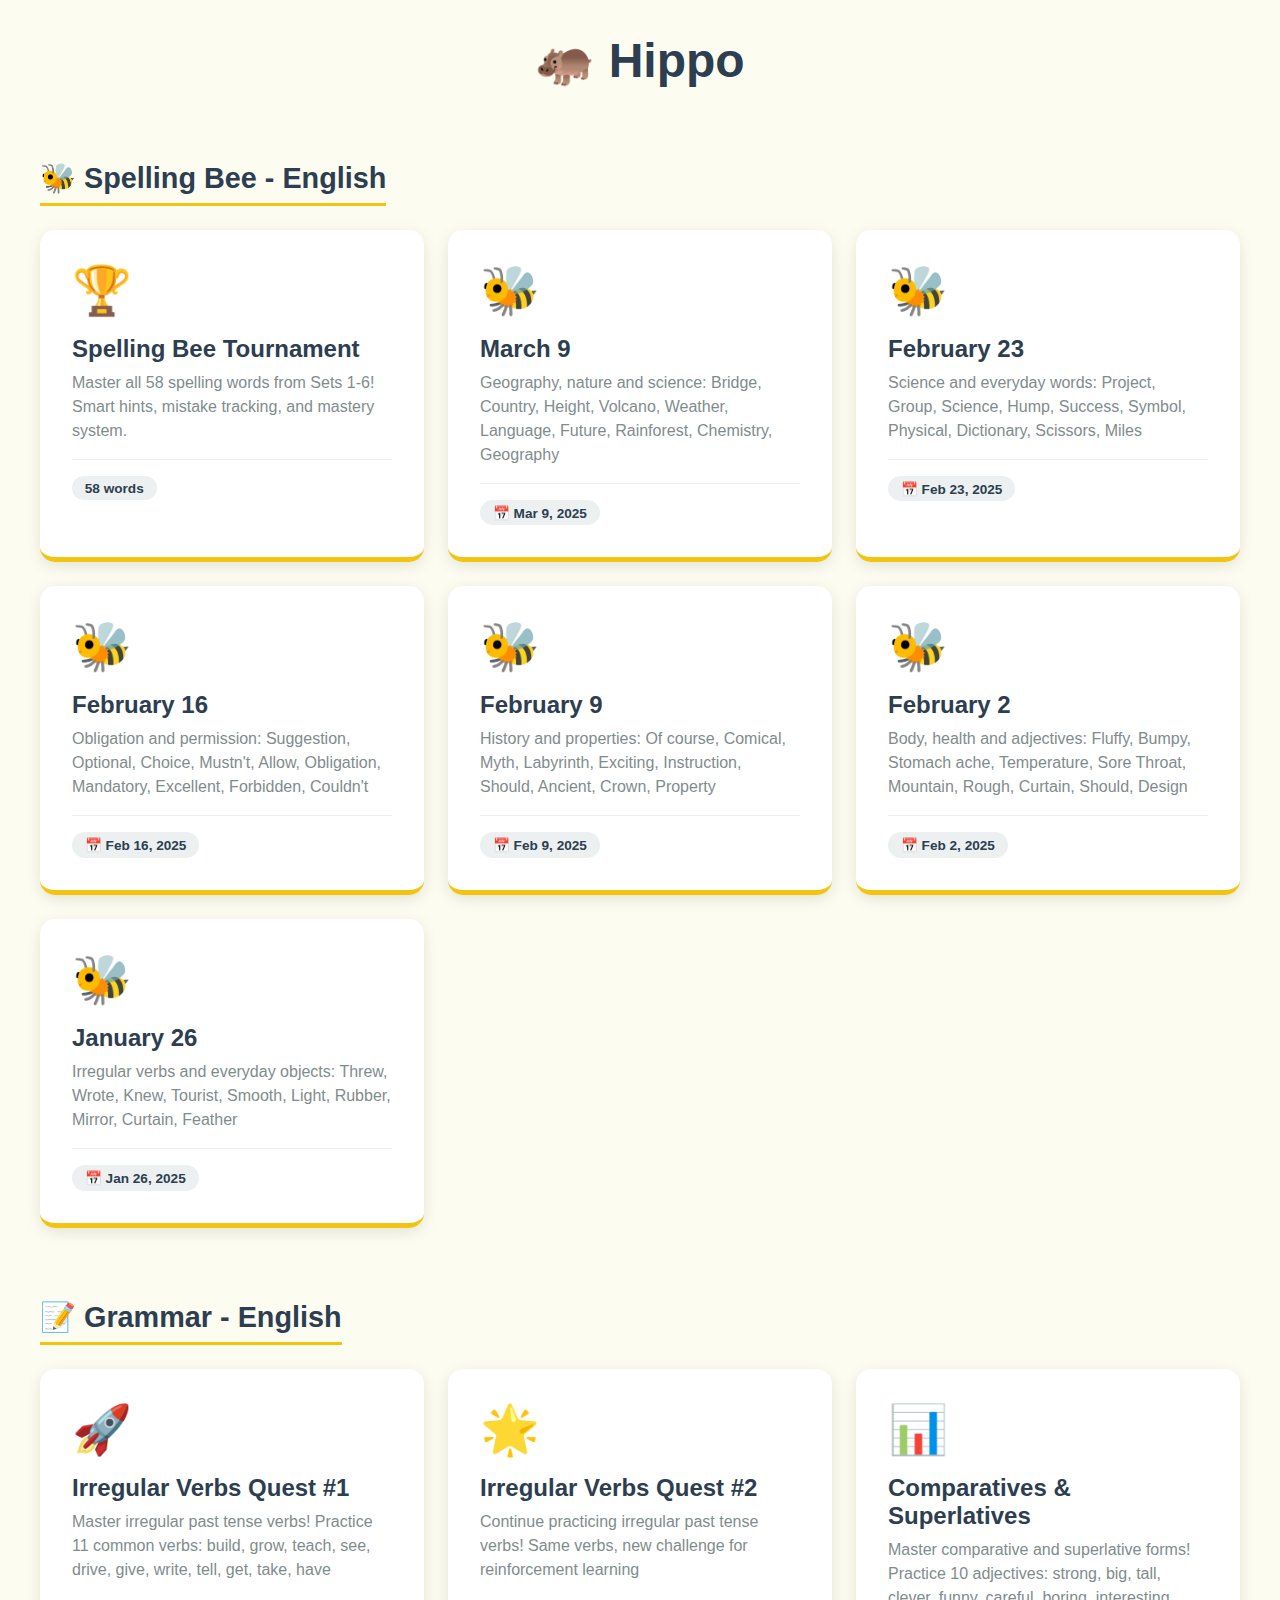
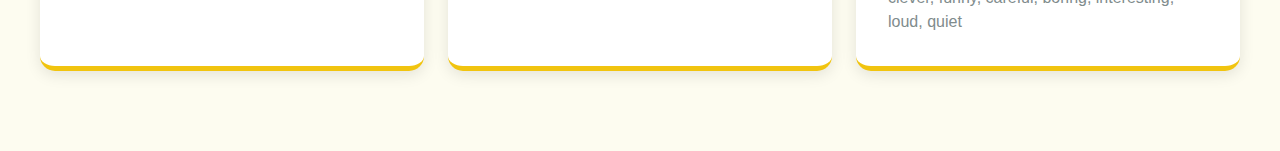
<file: index.html>
<!doctype html>
<html lang="en">
    <head>
        <meta charset="UTF-8" />
        <meta name="viewport" content="width=device-width, initial-scale=1.0" />
        <title>Hippo 🦛</title>

        <!-- Favicon -->
        <link rel="icon" type="image/png" sizes="32x32" href="./favicon.ico" />
        <link rel="icon" type="image/png" sizes="16x16" href="./favicon-16.png" />

        <!-- PWA Meta Tags -->
        <link rel="manifest" href="./manifest.json" />
        <link rel="apple-touch-icon" href="./icons/apple-touch-icon.png" />
        <meta name="theme-color" content="#f1c40f" />
        <meta name="apple-mobile-web-app-capable" content="yes" />
        <meta name="apple-mobile-web-app-status-bar-style" content="default" />
        <meta name="apple-mobile-web-app-title" content="Hippo" />
        <style>
            :root {
                --primary: #f1c40f;
                --secondary: #2c3e50;
                --success: #27ae60;
                --error: #e74c3c;
                --bg: #fdfcf0;
                --card-hover: #fff9e6;
            }
            body {
                font-family: "Segoe UI", Tahoma, Geneva, Verdana, sans-serif;
                background-color: var(--bg);
                margin: 0;
                padding: 2rem;
                min-height: 100vh;
            }
            .container {
                max-width: 1200px;
                margin: 0 auto;
            }
            header {
                text-align: center;
                margin-bottom: 3rem;
            }
            h1 {
                color: var(--secondary);
                font-size: 3rem;
                margin: 0 0 0.5rem 0;
            }
            .subtitle {
                color: #7f8c8d;
                font-size: 1.2rem;
            }
            .section {
                margin-bottom: 3rem;
            }
            .section-title {
                color: var(--secondary);
                font-size: 1.8rem;
                margin-bottom: 1.5rem;
                padding-bottom: 0.5rem;
                border-bottom: 3px solid var(--primary);
                display: inline-block;
            }
            .cards-grid {
                display: grid;
                grid-template-columns: repeat(auto-fill, minmax(300px, 1fr));
                gap: 1.5rem;
            }
            .card {
                background: white;
                border-radius: 15px;
                padding: 2rem;
                box-shadow: 0 4px 15px rgba(0, 0, 0, 0.1);
                transition: all 0.3s ease;
                cursor: pointer;
                text-decoration: none;
                color: inherit;
                display: block;
                border-bottom: 5px solid var(--primary);
            }
            .card:hover {
                transform: translateY(-5px);
                box-shadow: 0 8px 25px rgba(0, 0, 0, 0.15);
                background-color: var(--card-hover);
            }
            .card-icon {
                font-size: 3rem;
                margin-bottom: 1rem;
            }
            .card-title {
                font-size: 1.5rem;
                font-weight: bold;
                color: var(--secondary);
                margin-bottom: 0.5rem;
            }
            .card-description {
                color: #7f8c8d;
                font-size: 1rem;
                line-height: 1.5;
            }
            .card-meta {
                margin-top: 1rem;
                padding-top: 1rem;
                border-top: 1px solid #eee;
                font-size: 0.9rem;
                color: #95a5a6;
            }
            .badge {
                display: inline-block;
                padding: 0.3rem 0.8rem;
                border-radius: 20px;
                font-size: 0.85rem;
                font-weight: bold;
                margin-right: 0.5rem;
            }
            .badge-new {
                background-color: var(--success);
                color: white;
            }
            .badge-upcoming {
                background-color: #3498db;
                color: white;
            }
            .badge-date {
                background-color: #ecf0f1;
                color: var(--secondary);
            }
            footer {
                text-align: center;
                margin-top: 4rem;
                padding-top: 2rem;
                border-top: 1px solid #ddd;
                color: #95a5a6;
            }
        </style>
    </head>
    <body>
        <div class="container">
            <header>
                <h1>🦛 Hippo</h1>
            </header>

            <div class="section">
                <h2 class="section-title">🐝 Spelling Bee - English</h2>
                <div class="cards-grid">
                    <a href="english/spelling-bees/tournament/" class="card">
                        <div class="card-icon">🏆</div>
                        <div class="card-title">Spelling Bee Tournament</div>
                        <div class="card-description">
                            Master all 58 spelling words from Sets 1-6! Smart
                            hints, mistake tracking, and mastery system.
                        </div>
                        <div class="card-meta">
                            <span class="badge badge-date">58 words</span>
                        </div>
                    </a>
                    <a href="english/spelling-bees/2025-03-09/" class="card">
                        <div class="card-icon">🐝</div>
                        <div class="card-title">March 9</div>
                        <div class="card-description">
                            Geography, nature and science: Bridge, Country,
                            Height, Volcano, Weather, Language, Future,
                            Rainforest, Chemistry, Geography
                        </div>
                        <div class="card-meta">
                            <span class="badge badge-new" data-date="2026-03-09">NEW</span>
                            <span class="badge badge-date">📅 Mar 9, 2025</span>
                        </div>
                    </a>
                    <a href="english/spelling-bees/2025-02-23/" class="card">
                        <div class="card-icon">🐝</div>
                        <div class="card-title">February 23</div>
                        <div class="card-description">
                            Science and everyday words: Project, Group, Science,
                            Hump, Success, Symbol, Physical, Dictionary,
                            Scissors, Miles
                        </div>
                        <div class="card-meta">
                            <span class="badge badge-date">📅 Feb 23, 2025</span>
                        </div>
                    </a>
                    <a href="english/spelling-bees/2025-02-16/" class="card">
                        <div class="card-icon">🐝</div>
                        <div class="card-title">February 16</div>
                        <div class="card-description">
                            Obligation and permission: Suggestion, Optional,
                            Choice, Mustn't, Allow, Obligation, Mandatory,
                            Excellent, Forbidden, Couldn't
                        </div>
                        <div class="card-meta">
                            <span class="badge badge-date">📅 Feb 16, 2025</span>
                        </div>
                    </a>
                    <a href="english/spelling-bees/2025-02-09/" class="card">
                        <div class="card-icon">🐝</div>
                        <div class="card-title">February 9</div>
                        <div class="card-description">
                            History and properties: Of course, Comical, Myth,
                            Labyrinth, Exciting, Instruction, Should, Ancient,
                            Crown, Property
                        </div>
                        <div class="card-meta">
                            <span class="badge badge-date">📅 Feb 9, 2025</span>
                        </div>
                    </a>
                    <a href="english/spelling-bees/2025-02-02/" class="card">
                        <div class="card-icon">🐝</div>
                        <div class="card-title">February 2</div>
                        <div class="card-description">
                            Body, health and adjectives: Fluffy, Bumpy, Stomach
                            ache, Temperature, Sore Throat, Mountain, Rough,
                            Curtain, Should, Design
                        </div>
                        <div class="card-meta">
                            <span class="badge badge-date">📅 Feb 2, 2025</span>
                        </div>
                    </a>
                    <a href="english/spelling-bees/2025-01-26/" class="card">
                        <div class="card-icon">🐝</div>
                        <div class="card-title">January 26</div>
                        <div class="card-description">
                            Irregular verbs and everyday objects: Threw, Wrote,
                            Knew, Tourist, Smooth, Light, Rubber, Mirror,
                            Curtain, Feather
                        </div>
                        <div class="card-meta">
                            <span class="badge badge-date">📅 Jan 26, 2025</span>
                        </div>
                    </a>
                </div>
            </div>

            <div class="section">
                <h2 class="section-title">📝 Grammar - English</h2>
                <div class="cards-grid">
                    <a href="english/grammar/irregular-verbs-1/" class="card">
                        <div class="card-icon">🚀</div>
                        <div class="card-title">Irregular Verbs Quest #1</div>
                        <div class="card-description">
                            Master irregular past tense verbs! Practice 11 common
                            verbs: build, grow, teach, see, drive, give, write,
                            tell, get, take, have
                        </div>
                    </a>
                    <a href="english/grammar/irregular-verbs-2/" class="card">
                        <div class="card-icon">🌟</div>
                        <div class="card-title">Irregular Verbs Quest #2</div>
                        <div class="card-description">
                            Continue practicing irregular past tense verbs! Same
                            verbs, new challenge for reinforcement learning
                        </div>
                    </a>
                    <a href="english/grammar/comparatives/" class="card">
                        <div class="card-icon">📊</div>
                        <div class="card-title">Comparatives & Superlatives</div>
                        <div class="card-description">
                            Master comparative and superlative forms! Practice 10
                            adjectives: strong, big, tall, clever, funny, careful,
                            boring, interesting, loud, quiet
                        </div>
                    </a>
                </div>
            </div>
        </div>
        <script>
            // Auto-hide NEW badges after 7 days
            document.addEventListener('DOMContentLoaded', function() {
                const newBadges = document.querySelectorAll('.badge-new[data-date]');
                const now = new Date();

                newBadges.forEach(badge => {
                    const itemDate = new Date(badge.dataset.date);
                    const daysDiff = Math.floor((now - itemDate) / (1000 * 60 * 60 * 24));

                    if (daysDiff > 7) {
                        badge.style.display = 'none';
                    }
                });
            });
        </script>
    </body>
</html>
</file>
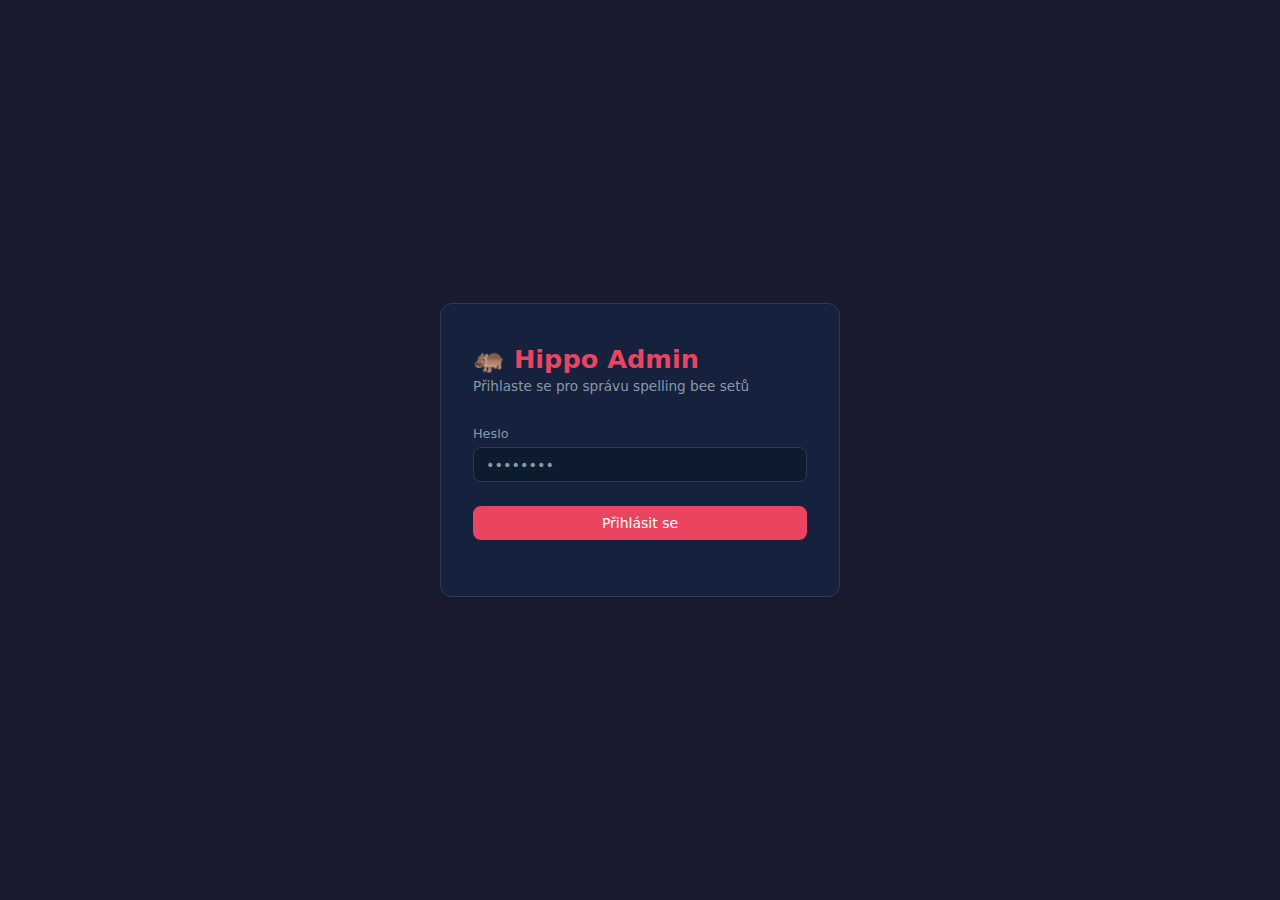
<file: admin/index.html>
<!DOCTYPE html>
<html lang="cs">
<head>
<meta charset="UTF-8" />
<meta name="viewport" content="width=device-width, initial-scale=1.0" />
<title>Hippo Admin</title>
<style>
*, *::before, *::after { box-sizing: border-box; margin: 0; padding: 0; }

:root {
    --bg: #1a1a2e;
    --card: #16213e;
    --card2: #0f3460;
    --accent: #e94560;
    --accent-hover: #c73652;
    --text: #eaeaea;
    --text-muted: #8899aa;
    --border: #2a3a5a;
    --success: #27ae60;
    --warning: #f39c12;
    --danger: #e74c3c;
    --info: #3498db;
    --input-bg: #0d1b2e;
    --radius: 8px;
}

body {
    font-family: system-ui, -apple-system, BlinkMacSystemFont, 'Segoe UI', sans-serif;
    background: var(--bg);
    color: var(--text);
    min-height: 100vh;
    font-size: 14px;
    overflow-x: hidden;
}

/* ── Login ── */
#login-screen {
    display: flex;
    align-items: center;
    justify-content: center;
    min-height: 100vh;
    padding: 1rem;
}

.login-card {
    background: var(--card);
    border: 1px solid var(--border);
    border-radius: 12px;
    padding: 2.5rem 2rem;
    width: 100%;
    max-width: 400px;
}

.login-card h1 {
    font-size: 1.6rem;
    margin-bottom: 0.25rem;
    color: var(--accent);
}

.login-card p.subtitle {
    color: var(--text-muted);
    font-size: 0.85rem;
    margin-bottom: 2rem;
}

.login-note {
    background: rgba(233,69,96,0.1);
    border: 1px solid rgba(233,69,96,0.3);
    border-radius: var(--radius);
    padding: 0.75rem 1rem;
    margin-bottom: 1.5rem;
    font-size: 0.8rem;
    color: var(--text-muted);
    line-height: 1.5;
}

.login-note code {
    font-family: monospace;
    color: var(--accent);
}

/* ── App shell ── */
#app-screen { display: none; flex-direction: column; min-height: 100vh; }

header.app-header {
    background: var(--card);
    border-bottom: 1px solid var(--border);
    padding: 0.75rem 1.5rem;
    display: flex;
    align-items: center;
    gap: 1rem;
    position: sticky;
    top: 0;
    z-index: 100;
}

header.app-header h1 { font-size: 1.2rem; color: var(--accent); flex: 1; }
header.app-header .header-meta { color: var(--text-muted); font-size: 0.8rem; }

.tabs {
    display: flex;
    gap: 0;
    border-bottom: 1px solid var(--border);
    background: var(--card);
    padding: 0 1.5rem;
}

.tab-btn {
    padding: 0.75rem 1.25rem;
    background: none;
    border: none;
    border-bottom: 3px solid transparent;
    color: var(--text-muted);
    cursor: pointer;
    font-size: 0.9rem;
    transition: color 0.15s, border-color 0.15s;
}

.tab-btn:hover { color: var(--text); }
.tab-btn.active { color: var(--accent); border-bottom-color: var(--accent); }

.tab-content { display: none; padding: 1.5rem; max-width: 1100px; margin: 0 auto; width: 100%; min-width: 0; overflow-x: hidden; }
.tab-content.active { display: block; }

/* ── Form elements ── */
.form-group { margin-bottom: 1rem; }
.form-group label {
    display: block;
    font-size: 0.8rem;
    color: var(--text-muted);
    margin-bottom: 0.35rem;
    font-weight: 500;
}

input[type="text"],
input[type="password"],
input[type="date"],
select,
textarea {
    width: 100%;
    background: var(--input-bg);
    border: 1px solid var(--border);
    border-radius: var(--radius);
    color: var(--text);
    padding: 0.55rem 0.75rem;
    font-size: 0.9rem;
    outline: none;
    transition: border-color 0.15s;
    font-family: inherit;
}

input[type="date"] { color-scheme: dark; }

input:focus, select:focus, textarea:focus {
    border-color: var(--accent);
}

input::placeholder { color: var(--text-muted); }

/* ── Buttons ── */
.btn {
    display: inline-flex;
    align-items: center;
    gap: 0.4rem;
    padding: 0.55rem 1.1rem;
    border-radius: var(--radius);
    border: none;
    cursor: pointer;
    font-size: 0.875rem;
    font-weight: 500;
    font-family: inherit;
    transition: opacity 0.15s, background 0.15s;
    white-space: nowrap;
}

.btn:disabled { opacity: 0.5; cursor: not-allowed; }
.btn:not(:disabled):hover { opacity: 0.88; }

.btn-primary { background: var(--accent); color: #fff; }
.btn-secondary { background: var(--card2); color: var(--text); border: 1px solid var(--border); }
.btn-danger { background: var(--danger); color: #fff; }
.btn-success { background: var(--success); color: #fff; }
.btn-warning { background: var(--warning); color: #fff; }
.btn-info    { background: #0ea5e9; color: #fff; }
.btn-sm { padding: 0.35rem 0.75rem; font-size: 0.8rem; }

/* ── Cards ── */
.card {
    background: var(--card);
    border: 1px solid var(--border);
    border-radius: 10px;
    padding: 1.25rem;
    margin-bottom: 1rem;
}

/* ── Table ── */
.table-wrap { overflow-x: auto; }

table {
    width: 100%;
    border-collapse: collapse;
    font-size: 0.875rem;
}

thead tr { border-bottom: 2px solid var(--border); }
tbody tr { border-bottom: 1px solid var(--border); }
tbody tr:hover { background: rgba(255,255,255,0.03); }

th {
    text-align: left;
    padding: 0.6rem 0.75rem;
    color: var(--text-muted);
    font-weight: 500;
    white-space: nowrap;
}

td {
    padding: 0.6rem 0.75rem;
    vertical-align: middle;
}

.badge {
    display: inline-flex;
    align-items: center;
    padding: 0.2rem 0.5rem;
    border-radius: 100px;
    font-size: 0.75rem;
    font-weight: 600;
}

.badge-success { background: rgba(39,174,96,0.15); color: var(--success); }
.badge-danger  { background: rgba(231,76,60,0.15);  color: var(--danger); }
.badge-warning { background: rgba(243,156,18,0.15); color: var(--warning); }
.badge-info    { background: rgba(52,152,219,0.15); color: var(--info); }

/* ── Modal ── */
.modal-overlay {
    display: none;
    position: fixed;
    inset: 0;
    background: rgba(0,0,0,0.7);
    z-index: 1000;
    align-items: flex-start;
    justify-content: center;
    padding: 2rem 1rem;
    overflow-y: auto;
}

.modal-overlay.open { display: flex; }

.modal {
    background: var(--card);
    border: 1px solid var(--border);
    border-radius: 12px;
    width: 100%;
    max-width: 760px;
    padding: 1.75rem;
    margin: auto;
}

.modal-header {
    display: flex;
    align-items: center;
    justify-content: space-between;
    margin-bottom: 1.5rem;
}

.modal-header h2 { font-size: 1.15rem; }

.modal-close {
    background: none;
    border: none;
    color: var(--text-muted);
    font-size: 1.4rem;
    cursor: pointer;
    line-height: 1;
    padding: 0.2rem 0.4rem;
    border-radius: 4px;
}

.modal-close:hover { background: var(--border); color: var(--text); }

/* ── Word rows ── */
.words-grid {
    display: grid;
    gap: 0.5rem;
    margin-bottom: 1rem;
}

.word-row {
    display: grid;
    grid-template-columns: 24px 1fr 1fr auto auto;
    gap: 0.5rem;
    align-items: center;
}
.btn-remove-word {
    background: none;
    border: 1px solid var(--border);
    color: var(--text-muted);
    border-radius: var(--radius);
    width: 26px;
    height: 26px;
    cursor: pointer;
    font-size: 0.8rem;
    display: flex;
    align-items: center;
    justify-content: center;
    flex-shrink: 0;
}
.btn-remove-word:hover { border-color: var(--danger); color: var(--danger); }
.btn-remove-word:disabled { opacity: 0.25; cursor: default; }

.word-row-num {
    color: var(--text-muted);
    font-size: 0.8rem;
    text-align: right;
}

.similarity-warning {
    color: var(--warning);
    font-size: 0.75rem;
    margin-top: 0.2rem;
    grid-column: 2 / 4;
    display: none;
}

.word-row.has-warning .similarity-warning { display: block; }

/* ── Toast ── */
#toast-container {
    position: fixed;
    top: 1rem;
    right: 1rem;
    z-index: 9999;
    display: flex;
    flex-direction: column;
    gap: 0.5rem;
    pointer-events: none;
}

.toast {
    background: var(--card2);
    border: 1px solid var(--border);
    border-radius: var(--radius);
    padding: 0.75rem 1rem;
    font-size: 0.875rem;
    max-width: 340px;
    pointer-events: all;
    animation: slideIn 0.2s ease;
    border-left: 4px solid var(--info);
}

.toast.success { border-left-color: var(--success); }
.toast.error   { border-left-color: var(--danger); }
.toast.warning { border-left-color: var(--warning); }

@keyframes slideIn {
    from { transform: translateX(120%); opacity: 0; }
    to   { transform: translateX(0);    opacity: 1; }
}

@keyframes slideOut {
    from { transform: translateX(0);    opacity: 1; }
    to   { transform: translateX(120%); opacity: 0; }
}

/* ── Spinner ── */
.spinner {
    width: 18px; height: 18px;
    border: 2px solid rgba(255,255,255,0.2);
    border-top-color: #fff;
    border-radius: 50%;
    animation: spin 0.6s linear infinite;
    display: inline-block;
}

@keyframes spin { to { transform: rotate(360deg); } }

.loading-overlay {
    display: none;
    position: fixed;
    inset: 0;
    background: rgba(0,0,0,0.5);
    z-index: 5000;
    align-items: center;
    justify-content: center;
    flex-direction: column;
    gap: 1rem;
}

.loading-overlay.open { display: flex; }
.loading-overlay span { color: var(--text); font-size: 0.9rem; }

/* ── Validation ── */
.validation-item {
    padding: 0.65rem 0.75rem;
    border-radius: var(--radius);
    margin-bottom: 0.4rem;
    justify-content: space-between;
    font-size: 0.875rem;
    display: flex;
    gap: 0.5rem;
    align-items: flex-start;
}

.validation-item.warn  { background: rgba(243,156,18,0.1); border-left: 3px solid var(--warning); }
.validation-item.error { background: rgba(231,76,60,0.1);  border-left: 3px solid var(--danger); }
.validation-item.ok    { background: rgba(39,174,96,0.1);  border-left: 3px solid var(--success); }
.validation-icon { flex-shrink: 0; }
.validation-meta { color: var(--text-muted); font-size: 0.8rem; }
.validation-actions { display: flex; gap: 0.4rem; flex-shrink: 0; margin-left: 1rem; align-self: flex-start; margin-top: 0.05rem; }

/* ── Sets list ── */
.sets-toolbar {
    display: flex;
    align-items: center;
    justify-content: space-between;
    margin-bottom: 1rem;
    flex-wrap: wrap;
    gap: 0.5rem;
}

.set-row-actions { display: flex; gap: 0.4rem; flex-wrap: wrap; }

/* ── Leaderboard ── */
.lb-toolbar {
    display: flex;
    align-items: center;
    gap: 0.75rem;
    margin-bottom: 1rem;
    flex-wrap: wrap;
}

.rank-num {
    font-weight: 700;
    color: var(--text-muted);
}

.rank-num.gold   { color: #f1c40f; }
.rank-num.silver { color: #bdc3c7; }
.rank-num.bronze { color: #cd7f32; }

/* ── Responsive ── */
@media (max-width: 600px) {
    .word-row { grid-template-columns: 20px 1fr 1fr; }
    .word-row .btn-sm { display: none; }
    .tab-btn { padding: 0.6rem 0.75rem; font-size: 0.8rem; }
    .tab-content { padding: 0.75rem; }
    /* Skrýt méně důležité sloupce v tabulce setů */
    .col-desc, .col-words, .col-cover { display: none; }
    /* Skrýt méně důležité sloupce v leaderboard tabulce */
    .col-attempts, .col-streak, .col-date { display: none; }
    /* Kompaktnější tlačítka akcí */
    .set-row-actions .btn { font-size: 0.75rem; padding: 0.25rem 0.5rem; }
}

/* ── Misc ── */
.section-title {
    font-size: 0.8rem;
    color: var(--text-muted);
    text-transform: uppercase;
    letter-spacing: 0.06em;
    margin-bottom: 0.75rem;
    margin-top: 1.5rem;
}

.section-title:first-child { margin-top: 0; }

hr { border: none; border-top: 1px solid var(--border); margin: 1.25rem 0; }

.empty-state {
    text-align: center;
    padding: 3rem 1rem;
    color: var(--text-muted);
}

.empty-state .empty-icon { font-size: 2.5rem; margin-bottom: 0.75rem; }
</style>
</head>
<body>

<!-- ══════════════════════════════════════════════════
     LOGIN SCREEN
══════════════════════════════════════════════════ -->
<div id="login-screen">
    <div class="login-card">
        <h1>🦛 Hippo Admin</h1>
        <p class="subtitle">Přihlaste se pro správu spelling bee setů</p>

        <div class="form-group">
            <label>Heslo</label>
            <input type="password" id="login-password" placeholder="••••••••" autocomplete="current-password" />
        </div>

        <button class="btn btn-primary" id="login-btn" style="width:100%; justify-content:center; margin-top:0.5rem;" onclick="doLogin()">
            Přihlásit se
        </button>

        <div id="login-error" style="color: var(--danger); font-size:0.85rem; margin-top:0.75rem; display:none;"></div>
        <div id="login-version" style="color:var(--text-muted); font-size:0.75rem; margin-top:1rem; text-align:center;"></div>
    </div>
</div>

<!-- ══════════════════════════════════════════════════
     APP SCREEN
══════════════════════════════════════════════════ -->
<div id="app-screen">
    <header class="app-header">
        <h1>🦛 Hippo Admin</h1>
        <span class="header-meta" id="header-version"></span>
        <button class="btn btn-secondary btn-sm" onclick="doLogout()">Odhlásit</button>
    </header>

    <div class="tabs">
        <button class="tab-btn active" onclick="switchTab('sets', this)">📚 Sety</button>
        <button class="tab-btn" onclick="switchTab('leaderboard', this)">🏆 Leaderboard</button>
        <button class="tab-btn" onclick="switchTab('validation', this)" id="tab-validation-btn">✅ Validace</button>
    </div>

    <!-- ── Tab: Sety ── -->
    <div class="tab-content active" id="tab-sets">
        <div class="sets-toolbar">
            <h2 style="font-size:1rem;">Spelling bee sety</h2>
            <button class="btn btn-primary" onclick="openSetEditor(null)">+ Nový set</button>
        </div>
        <div class="card" id="tournament-pin-card" style="margin-bottom:0.75rem; display:flex; align-items:center; justify-content:space-between; gap:1rem; flex-wrap:wrap;">
            <div>
                <strong>🏆 Tournament Practice — pozice na homepage</strong>
                <div style="font-size:0.85rem; color:var(--text-muted); margin-top:0.2rem;" id="tournament-pin-status">Načítám…</div>
            </div>
            <button class="btn btn-sm btn-secondary" id="tournament-pin-btn" onclick="toggleTournamentPin()" disabled>…</button>
        </div>
        <div class="card" style="padding:0;">
            <div class="table-wrap">
                <table id="sets-table">
                    <thead>
                        <tr>
                            <th>Set ID</th>
                            <th>Titulek</th>
                            <th class="col-desc">Popis</th>
                            <th class="col-words" style="text-align:center;">Slov</th>
                            <th class="col-cover" style="text-align:center;">Cover</th>
                            <th class="col-audio" style="text-align:center;">Audio</th>
                            <th>Akce</th>
                        </tr>
                    </thead>
                    <tbody id="sets-tbody">
                        <tr><td colspan="6" class="empty-state"><div class="spinner"></div></td></tr>
                    </tbody>
                </table>
            </div>
        </div>
    </div>

    <!-- ── Tab: Leaderboard ── -->
    <div class="tab-content" id="tab-leaderboard">
        <div class="lb-toolbar">
            <select id="lb-set-select" style="max-width:250px;" onchange="loadLeaderboard()">
                <option value="">— Vyberte set —</option>
            </select>
            <button class="btn btn-danger btn-sm" id="lb-delete-all-btn" style="display:none;" onclick="deleteAllScores()">Smazat vše</button>
        </div>
        <div class="card" style="padding:0.75rem; font-size:0.8rem; color:var(--text-muted); margin-bottom:0.75rem;">
            ⚠️ Pro mazání záznamů musí Firestore rules dovolovat delete (výchozí pravidla to blokují pro neautorizované požadavky).
        </div>
        <div id="lb-content">
            <div class="empty-state">
                <div class="empty-icon">🏆</div>
                <div>Vyberte set ze seznamu výše</div>
            </div>
        </div>
    </div>

    <!-- ── Tab: Validace ── -->
    <div class="tab-content" id="tab-validation">
        <div style="display:flex; align-items:center; justify-content:space-between; margin-bottom:1rem;">
            <h2 style="font-size:1rem;">Výsledky validace</h2>
            <button class="btn btn-secondary btn-sm" onclick="runValidation()">Znovu spustit</button>
        </div>
        <div id="validation-content">
            <div class="empty-state"><div class="spinner"></div></div>
        </div>
    </div>
</div>

<!-- ══════════════════════════════════════════════════
     SET EDITOR MODAL
══════════════════════════════════════════════════ -->
<div class="modal-overlay" id="editor-modal">
    <div class="modal">
        <div class="modal-header">
            <h2 id="editor-title">Nový set</h2>
            <button class="modal-close" onclick="closeSetEditor()">✕</button>
        </div>

        <div style="display:grid; grid-template-columns:1fr 1fr; gap:1rem;">
            <div class="form-group">
                <label>Datum setu *</label>
                <input type="date" id="ed-id" onchange="onDateChange()" />
            </div>
            <div class="form-group">
                <label>Titulek *</label>
                <input type="text" id="ed-title" placeholder="March 23" />
            </div>
        </div>

        <div id="ed-description-group">
            <div class="form-group">
                <label>Popis</label>
                <input type="text" id="ed-description" placeholder="People, places and things" />
            </div>
            <hr />
        </div>

        <!-- Textarea sekce — jen pro nový set -->
        <div id="words-textarea-section" style="display:none;">
            <div class="form-group">
                <label>Anglická slova <span style="color:var(--text-muted); font-weight:normal;">(oddělená čárkou nebo mezerou)</span></label>
                <textarea id="ed-words-textarea" rows="3"
                          placeholder="adventure, bicycle, champion, ..."
                          oninput="onWordsTextareaInput()"></textarea>
                <div id="words-count-hint" style="color:var(--text-muted); font-size:0.8rem; margin-top:0.35rem; min-height:1.2em;"></div>
            </div>

            <div id="ai-suspicious-words" style="display:none; margin-bottom:1rem;"></div>

            <div style="display:flex; align-items:center; gap:0.75rem; margin-bottom:1.25rem;">
                <button class="btn btn-primary" id="generate-btn" onclick="generateSetWithAI()" disabled>
                    ✨ Vygenerovat set
                </button>
                <span id="generate-hint" style="color:var(--text-muted); font-size:0.82rem;">Zadejte slova pro aktivaci</span>
            </div>

            <hr />
        </div>

        <!-- Word rows — pro editaci nebo po AI generování -->
        <div id="words-rows-section">
            <div style="display:flex; align-items:center; justify-content:space-between; margin-bottom:0.5rem;">
                <div class="section-title" style="margin-bottom:0;">Slova &amp; překlady</div>
                <div style="display:flex; gap:0.5rem;">
                    <button class="btn btn-sm" id="gen-trans-btn" style="background:var(--card2);color:var(--text);border:1px solid var(--border);" onclick="generateTranslationsForGrid()" title="Vygenerovat chybějící překlady přes Gemini AI">✨ Překlady</button>
                    <button class="btn btn-sm" style="background:var(--card2);color:var(--text);border:1px solid var(--border);" onclick="addWordRow()">+ Přidat slovo</button>
                </div>
            </div>

            <div class="words-grid" id="words-grid">
                <!-- filled by JS -->
            </div>
        </div>

        <!-- Validation panel — shown before save if issues exist -->
        <div id="editor-validation-panel" style="display:none; margin-top:1.25rem;">
            <div style="font-weight:600; margin-bottom:0.5rem;">Nalezeny problémy před uložením:</div>
            <div id="editor-validation-content"></div>
            <div style="display:flex; gap:0.75rem; justify-content:flex-end; margin-top:1rem;">
                <button class="btn btn-secondary" onclick="hideValidationPanel()">Zpět k opravě</button>
                <button class="btn btn-primary" id="editor-force-save-btn" style="display:none;" onclick="doSave()">
                    Uložit přesto
                </button>
            </div>
        </div>

        <div id="editor-footer" style="display:flex; gap:0.75rem; justify-content:flex-end; margin-top:1.5rem;">
            <button class="btn btn-secondary" onclick="closeSetEditor()">Zrušit</button>
            <button class="btn btn-primary" id="editor-save-btn" onclick="saveSet()">
                <span id="editor-save-label">Uložit</span>
            </button>
        </div>
    </div>
</div>

<!-- ══════════════════════════════════════════════════
     COVER MODAL
══════════════════════════════════════════════════ -->
<div class="modal-overlay" id="cover-modal">
    <div class="modal" style="max-width:520px;">
        <div class="modal-header">
            <h2 id="cover-modal-title">Cover obrázek</h2>
            <button class="modal-close" onclick="closeCoverModal()">✕</button>
        </div>

        <div id="cover-modal-body" style="text-align:center; padding:0.5rem 0 1.25rem;">
            <!-- filled by JS -->
        </div>

        <div style="background:rgba(233,69,96,0.08); border:1px solid rgba(233,69,96,0.25); border-radius:var(--radius); padding:0.75rem 1rem; font-size:0.82rem; color:var(--text-muted); margin-bottom:1.25rem;">
            ⚠️ Generování nového coveru volá <strong>Gemini API</strong> a stojí peníze. Pokračuj jen pokud jsi si tím jistý.
        </div>

        <div style="display:flex; gap:0.75rem; justify-content:flex-end;">
            <button class="btn btn-secondary" onclick="closeCoverModal()">Zavřít</button>
            <button class="btn btn-warning" id="cover-generate-btn" onclick="doTriggerCover()">🖼 Vygenerovat nový cover</button>
        </div>
    </div>
</div>

<!-- ══════════════════════════════════════════════════
     AUDIO MODAL
══════════════════════════════════════════════════ -->
<div class="modal-overlay" id="audio-modal">
    <div class="modal" style="max-width:520px;">
        <div class="modal-header">
            <h2 id="audio-modal-title">Audio výslovnost</h2>
            <button class="modal-close" onclick="closeAudioModal()">✕</button>
        </div>

        <div id="audio-modal-body" style="text-align:center; padding:0.5rem 0 1.25rem;">
            <!-- filled by JS -->
        </div>

        <div style="background:rgba(233,69,96,0.08); border:1px solid rgba(233,69,96,0.25); border-radius:var(--radius); padding:0.75rem 1rem; font-size:0.82rem; color:var(--text-muted); margin-bottom:1.25rem;">
            ⚠️ Generování audia volá <strong>Gemini TTS API</strong> a stojí peníze. Pokračuj jen pokud jsi si tím jistý.
        </div>

        <div style="display:flex; gap:0.75rem; justify-content:flex-end;">
            <button class="btn btn-secondary" onclick="closeAudioModal()">Zavřít</button>
            <button class="btn btn-info" id="audio-generate-btn" onclick="doTriggerAudio()">🔊 Vygenerovat audio</button>
        </div>
    </div>
</div>

<!-- ══════════════════════════════════════════════════
     LOADING OVERLAY
══════════════════════════════════════════════════ -->
<div class="loading-overlay" id="loading-overlay">
    <div class="spinner" style="width:40px;height:40px;border-width:4px;"></div>
    <span id="loading-msg">Načítám…</span>
</div>

<!-- ══════════════════════════════════════════════════
     TOAST CONTAINER
══════════════════════════════════════════════════ -->
<div id="toast-container"></div>

<!-- ══════════════════════════════════════════════════
     AUDIO BACKGROUND STATUS BANNER
══════════════════════════════════════════════════ -->
<div id="audio-bg-status" style="display:none; position:fixed; bottom:5.5rem; left:50%; transform:translateX(-50%); z-index:9000; background:var(--card); border:1px solid var(--border); border-radius:var(--radius); padding:0.75rem 1.25rem; box-shadow:0 4px 20px rgba(0,0,0,0.3); align-items:center; gap:0.75rem; font-size:0.9rem; min-width:280px; max-width:420px;">
    <span id="audio-bg-icon" style="font-size:1.2rem;">🔊</span>
    <span id="audio-bg-text" style="flex:1; color:var(--text-muted);"></span>
    <a id="audio-bg-link" href="#" target="_blank" style="display:none; font-size:0.8rem; color:var(--accent); white-space:nowrap;"></a>
</div>

<!-- ══════════════════════════════════════════════════
     COVER BACKGROUND STATUS BANNER
══════════════════════════════════════════════════ -->
<div id="cover-bg-status" style="display:none; position:fixed; bottom:1.25rem; left:50%; transform:translateX(-50%); z-index:9000; background:var(--card-bg); border:1px solid var(--border); border-radius:var(--radius); padding:0.75rem 1.25rem; box-shadow:0 4px 20px rgba(0,0,0,0.3); display:none; align-items:center; gap:0.75rem; font-size:0.9rem; min-width:280px; max-width:420px;">
    <span id="cover-bg-icon" style="font-size:1.2rem;">🖼</span>
    <span id="cover-bg-text" style="flex:1; color:var(--text-muted);"></span>
    <a id="cover-bg-link" href="#" target="_blank" style="display:none; font-size:0.8rem; color:var(--accent); white-space:nowrap;"></a>
    <button id="cover-bg-open" style="display:none; padding:0.25rem 0.6rem; font-size:0.78rem;" class="btn btn-secondary" onclick=""></button>
    <button onclick="_closeCoverBgBanner()" style="background:none; border:none; cursor:pointer; color:var(--text-muted); font-size:1rem; padding:0; line-height:1;">✕</button>
</div>

<script>
'use strict';

// ══════════════════════════════════════════════════════════
//  Constants
// ══════════════════════════════════════════════════════════
const REPO       = 'elipsoid-cz/hippo';
const BRANCH     = 'main';
const WORDS_PATH = 'english/spelling-bees/shared/words.js';
const INDEX_PATH = 'index.html';

// Worker proxy — tokeny zůstávají na serveru, nikdy se nedostanou do prohlížeče
// Pro lokální vývoj Workeru: cd worker && npm run dev → odkomentuj řádek níže
// const WORKER_URL = 'http://localhost:8787';
const WORKER_URL = 'https://hippo-admin-api.hippobee.workers.dev';

const FIREBASE_CONFIG = {
    apiKey: "AIzaSyB-prvqJmm0Jdt4kQAA-f5BQXmaC8VGP44",
    authDomain: "hippo-cz.firebaseapp.com",
    projectId: "hippo-cz",
    storageBucket: "hippo-cz.firebasestorage.app",
    messagingSenderId: "881228649401",
    appId: "1:881228649401:web:2d81c97045155687a51c68"
};

// ══════════════════════════════════════════════════════════
//  State
// ══════════════════════════════════════════════════════════
let jwt             = '';     // JWT token from Worker
let geminiAvailable = false; // whether Gemini key is configured on Worker
let geminiDailyUsed = 0;     // Gemini API calls used today
let geminiDailyLimit = 10;   // max Gemini API calls per day
let setsData    = {};     // { "2026-03-23": { title, date, description, words[], translations{} }, ... }
let editingId   = null;   // null = new, string = editing existing
let wordsJsSha  = '';     // current file SHA for words.js
let indexHtmlSha = '';    // current file SHA for index.html
let wordsJsRaw  = '';     // full raw content of words.js

// Cover polling state
let _coverPollTimer  = null;  // setInterval handle
let _coverPollRunId  = null;  // GitHub run ID once discovered
let _coverPollSetId  = null;  // which set is being polled
let _coverPollStart  = 0;     // Date.now() when polling started

// Audio polling state
let _audioPollTimer  = null;
let _audioPollRunId  = null;
let _audioPollSetId  = null;
let _audioPollStart  = 0;

// ══════════════════════════════════════════════════════════
//  Toast
// ══════════════════════════════════════════════════════════
function toast(msg, type = 'info', duration = 4000) {
    const el = document.createElement('div');
    el.className = `toast ${type}`;
    el.textContent = msg;
    document.getElementById('toast-container').appendChild(el);
    setTimeout(() => {
        el.style.animation = 'slideOut 0.25s ease forwards';
        el.addEventListener('animationend', () => el.remove());
    }, duration);
}

// ══════════════════════════════════════════════════════════
//  Loading overlay
// ══════════════════════════════════════════════════════════
function showLoading(msg = 'Načítám…') {
    document.getElementById('loading-msg').textContent = msg;
    document.getElementById('loading-overlay').classList.add('open');
}

function hideLoading() {
    document.getElementById('loading-overlay').classList.remove('open');
}

// ══════════════════════════════════════════════════════════
//  Auth
// ══════════════════════════════════════════════════════════
async function doLogin() {
    const btn = document.getElementById('login-btn');
    const errEl = document.getElementById('login-error');
    errEl.style.display = 'none';

    const password = document.getElementById('login-password').value;

    if (!password) {
        errEl.textContent = 'Vyplňte heslo.';
        errEl.style.display = 'block';
        return;
    }

    btn.disabled = true;
    btn.innerHTML = '<span class="spinner"></span> Ověřuji…';

    try {
        // Authenticate via Worker — password verified server-side
        const resp = await fetch(`${WORKER_URL}/auth/login`, {
            method: 'POST',
            headers: { 'Content-Type': 'application/json', 'X-Hippo-Client': 'admin' },
            body: JSON.stringify({ password })
        });

        const data = await resp.json();

        if (!resp.ok) {
            errEl.textContent = data.error || 'Přihlášení selhalo.';
            errEl.style.display = 'block';
            btn.disabled = false;
            btn.textContent = 'Přihlásit se';
            return;
        }

        jwt = data.token;
        sessionStorage.setItem('hippo_admin_jwt', jwt);

        // Check if Gemini is available on the Worker
        try {
            const geminiResp = await fetch(`${WORKER_URL}/gemini/status`, {
                headers: workerHeaders()
            });
            const geminiData = await geminiResp.json();
            geminiAvailable = geminiData.available;
            geminiDailyUsed = geminiData.dailyUsed || 0;
            geminiDailyLimit = geminiData.dailyLimit || 10;
        } catch (_) {
            geminiAvailable = false;
        }

        showApp();
    } catch (e) {
        errEl.textContent = 'Nelze se připojit k serveru: ' + e.message;
        errEl.style.display = 'block';
        btn.disabled = false;
        btn.textContent = 'Přihlásit se';
    }
}

// Allow Enter key on login
document.addEventListener('keydown', e => {
    if (e.key === 'Enter' && document.getElementById('login-screen').style.display !== 'none') {
        doLogin();
    }
});

function doLogout() {
    sessionStorage.removeItem('hippo_admin_jwt');
    jwt = '';
    geminiAvailable = false;
    document.getElementById('app-screen').style.display = 'none';
    document.getElementById('login-screen').style.display = 'flex';
}

function showApp() {
    document.getElementById('login-screen').style.display = 'none';
    document.getElementById('app-screen').style.display = 'flex';
    document.getElementById('app-screen').style.flexDirection = 'column';
    loadAllData();
}

// ══════════════════════════════════════════════════════════
//  Worker API helpers
// ══════════════════════════════════════════════════════════
// All API calls go through the Cloudflare Worker proxy.
// X-Hippo-Client header is required by the Worker to block raw curl attacks.
function workerHeaders(extra = {}) {
    return {
        'X-Hippo-Client': 'admin',
        Authorization: `Bearer ${jwt}`,
        'Content-Type': 'application/json',
        ...extra
    };
}

function ghHeaders(extra = {}) {
    return workerHeaders({
        Accept: 'application/vnd.github+json',
        ...extra
    });
}

async function ghGet(path) {
    const resp = await fetch(`${WORKER_URL}/github/repos/${REPO}/contents/${path}?ref=${BRANCH}`, {
        headers: ghHeaders()
    });
    if (!resp.ok) throw new Error(`GitHub GET ${path}: ${resp.status} ${resp.statusText}`);
    return resp.json();
}

async function ghPut(path, content, sha, message) {
    const body = { message, content: btoa(unescape(encodeURIComponent(content))), sha, branch: BRANCH };
    const resp = await fetch(`${WORKER_URL}/github/repos/${REPO}/contents/${path}`, {
        method: 'PUT',
        headers: ghHeaders(),
        body: JSON.stringify(body)
    });
    if (!resp.ok) {
        const err = await resp.json().catch(() => ({}));
        throw new Error(`GitHub PUT ${path}: ${resp.status} ${err.message || resp.statusText}`);
    }
    return resp.json();
}

// Atomic multi-file commit using Git Trees API
async function ghCommitMultiple(files, message) {
    // 1. Get HEAD
    showLoading('GitHub: načítám HEAD… (1/5)');
    const refResp = await fetch(`${WORKER_URL}/github/repos/${REPO}/git/ref/heads/${BRANCH}`, {
        headers: ghHeaders()
    });
    if (!refResp.ok) throw new Error('Failed to get HEAD ref');
    const refData = await refResp.json();
    const headSha = refData.object.sha;

    // 2. Get current tree SHA
    showLoading('GitHub: načítám strom… (2/5)');
    const commitResp = await fetch(`${WORKER_URL}/github/repos/${REPO}/git/commits/${headSha}`, {
        headers: ghHeaders()
    });
    if (!commitResp.ok) throw new Error('Failed to get commit');
    const commitData = await commitResp.json();
    const treeSha = commitData.tree.sha;

    // 3. Create new tree
    showLoading('GitHub: vytvářím nový strom… (3/5)');
    const treeItems = files.map(f => ({
        path: f.path,
        mode: '100644',
        type: 'blob',
        content: f.content
    }));

    const newTreeResp = await fetch(`${WORKER_URL}/github/repos/${REPO}/git/trees`, {
        method: 'POST',
        headers: ghHeaders(),
        body: JSON.stringify({ base_tree: treeSha, tree: treeItems })
    });
    if (!newTreeResp.ok) {
        const err = await newTreeResp.json().catch(() => ({}));
        throw new Error('Failed to create tree: ' + (err.message || newTreeResp.statusText));
    }
    const newTree = await newTreeResp.json();

    // 4. Create commit
    showLoading('GitHub: vytvářím commit… (4/5)');
    const newCommitResp = await fetch(`${WORKER_URL}/github/repos/${REPO}/git/commits`, {
        method: 'POST',
        headers: ghHeaders(),
        body: JSON.stringify({ message, tree: newTree.sha, parents: [headSha] })
    });
    if (!newCommitResp.ok) {
        const err = await newCommitResp.json().catch(() => ({}));
        throw new Error('Failed to create commit: ' + (err.message || newCommitResp.statusText));
    }
    const newCommit = await newCommitResp.json();

    // 5. Update ref
    showLoading('GitHub: aktualizuji větev… (5/5)');
    const updateResp = await fetch(`${WORKER_URL}/github/repos/${REPO}/git/refs/heads/${BRANCH}`, {
        method: 'PATCH',
        headers: ghHeaders(),
        body: JSON.stringify({ sha: newCommit.sha })
    });
    if (!updateResp.ok) {
        const err = await updateResp.json().catch(() => ({}));
        throw new Error('Failed to update ref: ' + (err.message || updateResp.statusText));
    }

    return newCommit;
}

// ══════════════════════════════════════════════════════════
//  words.js parser & serializer
// ══════════════════════════════════════════════════════════
function parseWordsJs(raw) {
    // Extract the SPELLING_BEE_SETS object literal
    const start = raw.indexOf('var SPELLING_BEE_SETS = {');
    if (start === -1) throw new Error('Cannot find SPELLING_BEE_SETS in words.js');

    // Find matching closing brace
    let depth = 0;
    let end = -1;
    for (let i = start + 'var SPELLING_BEE_SETS = '.length; i < raw.length; i++) {
        if (raw[i] === '{') depth++;
        else if (raw[i] === '}') {
            depth--;
            if (depth === 0) { end = i; break; }
        }
    }
    if (end === -1) throw new Error('Cannot find end of SPELLING_BEE_SETS');

    const objStr = raw.slice(start + 'var SPELLING_BEE_SETS = '.length, end + 1);

    // Safely evaluate using Function
    // eslint-disable-next-line no-new-func
    const sets = new Function(`return (${objStr})`)();
    return sets;
}

function serializeSets(sets) {
    const lines = [];
    lines.push('var SPELLING_BEE_SETS = {');

    const keys = Object.keys(sets).sort(); // ascending by date key
    for (const key of keys) {
        const s = sets[key];
        lines.push(`    "${key}": {`);
        if (s.audio !== undefined) {
            lines.push(`        audio: ${s.audio},`);
        }
        if (s.cover !== undefined) {
            lines.push(`        cover: ${s.cover},`);
        }
        lines.push(`        title: ${JSON.stringify(s.title)},`);
        lines.push(`        date: ${JSON.stringify(s.date)},`);
        lines.push(`        description: ${JSON.stringify(s.description)},`);
        lines.push(`        words: [`);
        for (const w of s.words) {
            lines.push(`            ${JSON.stringify(w)},`);
        }
        lines.push(`        ],`);
        lines.push(`        translations: {`);
        for (const [k, v] of Object.entries(s.translations || {})) {
            lines.push(`            ${JSON.stringify(k)}: ${JSON.stringify(v)},`);
        }
        lines.push(`        },`);
        lines.push(`    },`);
    }

    lines.push('};');
    return lines.join('\n');
}

function replaceWordsJsBlock(raw, newBlock) {
    const start = raw.indexOf('var SPELLING_BEE_SETS = {');
    if (start === -1) throw new Error('Cannot find SPELLING_BEE_SETS in words.js');

    let depth = 0;
    let end = -1;
    for (let i = start + 'var SPELLING_BEE_SETS = '.length; i < raw.length; i++) {
        if (raw[i] === '{') depth++;
        else if (raw[i] === '}') {
            depth--;
            if (depth === 0) { end = i; break; }
        }
    }
    if (end === -1) throw new Error('Cannot find end of SPELLING_BEE_SETS');

    // Also consume trailing semicolon if present
    let afterEnd = end + 1;
    if (raw[afterEnd] === ';') afterEnd++;

    return raw.slice(0, start) + newBlock + raw.slice(afterEnd);
}

// ══════════════════════════════════════════════════════════
//  Tournament pin helpers
// ══════════════════════════════════════════════════════════
function parseTournamentPinned(raw) {
    const m = raw.match(/^var TOURNAMENT_PINNED = (.+);$/m);
    return m ? m[1] === 'true' : false;
}

function replaceTournamentPinned(raw, value) {
    return raw.replace(/^var TOURNAMENT_PINNED = .+;$/m, `var TOURNAMENT_PINNED = ${value};`);
}

function renderTournamentPinCard() {
    const status = document.getElementById('tournament-pin-status');
    const btn = document.getElementById('tournament-pin-btn');
    if (!status || !btn) return;
    const pinned = parseTournamentPinned(wordsJsRaw);
    if (pinned) {
        status.textContent = 'Připnutý nahoru — zobrazuje se jako první s bannerem "Turnaj se blíží!"';
        btn.textContent = 'Odpíchnout dolů';
        btn.className = 'btn btn-secondary btn-sm';
    } else {
        status.textContent = 'Na konci stránky (výchozí pozice)';
        btn.textContent = 'Připnout nahoru';
        btn.className = 'btn btn-primary btn-sm';
    }
    btn.disabled = false;
}

async function toggleTournamentPin() {
    const btn = document.getElementById('tournament-pin-btn');
    btn.disabled = true;
    try {
        const pinned = parseTournamentPinned(wordsJsRaw);
        const newWordsJsRaw = replaceTournamentPinned(wordsJsRaw, !pinned);

        showLoading('Načítám index.html…');
        const indexFile = await ghGet(INDEX_PATH);
        const indexRaw = decodeURIComponent(escape(atob(indexFile.content)));
        const newIndexRaw = bumpVersion(indexRaw);

        showLoading('Commituji na GitHub…');
        const action = !pinned ? 'připnutí' : 'odpíchnutí';
        await ghCommitMultiple([
            { path: WORDS_PATH, content: newWordsJsRaw },
            { path: INDEX_PATH, content: newIndexRaw },
        ], `feat: ${action} tournament karty na homepage`);

        toast(`Tournament ${!pinned ? 'připnut nahoru ✅' : 'odsunut dolů'}.`, 'success');
        await loadAllData();
    } catch (e) {
        toast('Chyba: ' + e.message, 'error', 8000);
        console.error(e);
        btn.disabled = false;
    }
}

// ══════════════════════════════════════════════════════════
//  index.html version bump
// ══════════════════════════════════════════════════════════
function bumpVersion(htmlContent) {
    return htmlContent.replace(/<small>v(\d+)\.(\d+)\.(\d+)<\/small>/, (match, major, minor, patch) => {
        const newPatch = parseInt(patch, 10) + 1;
        return `<small>v${major}.${minor}.${newPatch}</small>`;
    });
}

function extractVersion(htmlContent) {
    const m = htmlContent.match(/<small>v(\d+\.\d+\.\d+)<\/small>/);
    return m ? m[1] : '?';
}

// ══════════════════════════════════════════════════════════
//  Load all data
// ══════════════════════════════════════════════════════════
async function loadAllData() {
    showLoading('Načítám data z GitHubu…');
    try {
        // Fetch words.js
        const wordsFile = await ghGet(WORDS_PATH);
        wordsJsSha = wordsFile.sha;
        wordsJsRaw = decodeURIComponent(escape(atob(wordsFile.content)));
        setsData = parseWordsJs(wordsJsRaw);

        // Fetch index.html for version
        const indexFile = await ghGet(INDEX_PATH);
        indexHtmlSha = indexFile.sha;
        const indexRaw = decodeURIComponent(escape(atob(indexFile.content)));
        const ver = extractVersion(indexRaw);
        document.getElementById('header-version').textContent = `v${ver}`;

        // Render everything
        renderSetsTable();
        renderTournamentPinCard();
        populateLbSelect();
        runValidation();

    } catch (e) {
        toast('Chyba při načítání dat: ' + e.message, 'error', 8000);
        console.error(e);
    } finally {
        hideLoading();
    }
}

// ══════════════════════════════════════════════════════════
//  Tab navigation
// ══════════════════════════════════════════════════════════
function switchTab(id, btn) {
    document.querySelectorAll('.tab-content').forEach(el => el.classList.remove('active'));
    document.querySelectorAll('.tab-btn').forEach(el => el.classList.remove('active'));
    document.getElementById(`tab-${id}`).classList.add('active');
    btn.classList.add('active');
}

// ══════════════════════════════════════════════════════════
//  Sets table
// ══════════════════════════════════════════════════════════
function renderSetsTable() {
    const tbody = document.getElementById('sets-tbody');
    const keys = Object.keys(setsData).sort().reverse(); // newest first

    if (keys.length === 0) {
        tbody.innerHTML = '<tr><td colspan="7"><div class="empty-state"><div class="empty-icon">📭</div>Žádné sety</div></td></tr>';
        return;
    }

    tbody.innerHTML = keys.map(key => {
        const s = setsData[key];
        const coverBadge = s.cover
            ? '<span class="badge badge-success">✅ Ano</span>'
            : '<span class="badge badge-danger">❌ Ne</span>';
        const wordCount = (s.words || []).length;
        const countBadge = wordCount === 10
            ? `<span class="badge badge-success">${wordCount}</span>`
            : `<span class="badge badge-danger">${wordCount}</span>`;
        const audioCount = s.audioCount != null ? s.audioCount : (s.audio ? wordCount : 0);
        const audioBadge = audioCount === 0
            ? '<span class="badge badge-danger">❌ Ne</span>'
            : audioCount < wordCount
                ? `<span class="badge badge-warning">${audioCount}/${wordCount}</span>`
                : `<span class="badge badge-success">✅ ${audioCount}</span>`;

        return `<tr>
            <td><code>${key}</code></td>
            <td>${escHtml(s.title || '')}</td>
            <td class="col-desc" style="max-width:220px; overflow:hidden; text-overflow:ellipsis; white-space:nowrap;" title="${escHtml(s.description || '')}">${escHtml(s.description || '')}</td>
            <td class="col-words" style="text-align:center;">${countBadge}</td>
            <td class="col-cover" style="text-align:center;">${coverBadge}</td>
            <td class="col-audio" style="text-align:center;">${audioBadge}</td>
            <td>
                <div class="set-row-actions">
                    <button class="btn btn-secondary btn-sm" onclick="openSetEditor('${key}')">Upravit</button>
                    <button class="btn btn-warning btn-sm" onclick="triggerCover('${key}')">🖼 Cover</button>
                    <button class="btn btn-info btn-sm" onclick="triggerAudio('${key}')">🔊 Audio</button>
                    <button class="btn btn-danger btn-sm" onclick="deleteSet('${key}')">Smazat</button>
                </div>
            </td>
        </tr>`;
    }).join('');
}

function escHtml(str) {
    return String(str)
        .replace(/&/g, '&amp;')
        .replace(/</g, '&lt;')
        .replace(/>/g, '&gt;')
        .replace(/"/g, '&quot;');
}

// ══════════════════════════════════════════════════════════
//  Set editor modal
// ══════════════════════════════════════════════════════════
function openSetEditor(id) {
    editingId = id;
    document.getElementById('editor-title').textContent = id ? `Upravit set: ${id}` : 'Nový set';
    document.getElementById('editor-save-label').textContent = 'Uložit';

    const set = id ? setsData[id] : null;

    const today = new Date().toISOString().slice(0, 10);
    document.getElementById('ed-id').value          = set ? set.date : today;
    document.getElementById('ed-title').value       = set ? (set.title || '') : '';
    document.getElementById('ed-description').value = set ? (set.description || '') : '';

    // Disable ID field when editing
    document.getElementById('ed-id').disabled = !!id;

    const textareaSection = document.getElementById('words-textarea-section');
    const rowsSection = document.getElementById('words-rows-section');
    if (id) {
        // Edit mode: show description, hide textarea, show word rows pre-filled
        document.getElementById('ed-description-group').style.display = 'block';
        textareaSection.style.display = 'none';
        rowsSection.style.display = 'block';
        buildWordRows(set);
    } else {
        // New mode: auto-fill date + title, show textarea, hide word rows until generation
        const nextMonday = nextAvailableMonday();
        document.getElementById('ed-id').value = nextMonday;
        document.getElementById('ed-title').value = titleFromDate(nextMonday);

        document.getElementById('ed-description-group').style.display = 'none';
        textareaSection.style.display = 'block';
        rowsSection.style.display = 'none';
        document.getElementById('ed-words-textarea').value = '';
        document.getElementById('words-count-hint').textContent = '';
        document.getElementById('ai-suspicious-words').style.display = 'none';
        const genBtn = document.getElementById('generate-btn');
        genBtn.disabled = true;
        genBtn.innerHTML = '✨ Vygenerovat set';
        document.getElementById('generate-hint').textContent = geminiAvailable ? 'Zadejte slova pro aktivaci' : 'Gemini API klíč není nastaven na serveru';
        // Empty word grid
        const grid = document.getElementById('words-grid');
        grid.innerHTML = '';
        _rowIdx = 0;
    }

    document.getElementById('editor-modal').classList.add('open');
}

function closeSetEditor() {
    document.getElementById('editor-modal').classList.remove('open');
    editingId = null;
}

// Close modal when clicking overlay
document.getElementById('editor-modal').addEventListener('click', function(e) {
    if (e.target === this) closeSetEditor();
});

let _rowIdx = 0;

function buildWordRows(set) {
    const grid = document.getElementById('words-grid');
    const words = set ? (set.words || []) : [];
    const trans = set ? (set.translations || {}) : {};
    _rowIdx = 0;
    grid.innerHTML = '';
    const count = Math.max(words.length, 1);
    for (let i = 0; i < count; i++) {
        const word = words[i] || '';
        const tran = trans[word.toLowerCase()] || '';
        _appendWordRow(grid, word, tran);
    }
    updateRowNumbers();
    updateRemoveButtons();
    document.querySelectorAll('#words-grid .word-row').forEach(row => {
        const idx = parseInt(row.querySelector('.word-en').dataset.idx, 10);
        checkSimilarity(idx);
    });

    // Auto-generate missing translations if Gemini is available
    const missingCount = words.filter(w => !trans[w.toLowerCase()]).length;
    if (missingCount > 0 && geminiAvailable && geminiDailyUsed < geminiDailyLimit) {
        setTimeout(generateTranslationsForGrid, 300);
    }
}

function _appendWordRow(grid, word, tran) {
    const idx = _rowIdx++;
    const div = document.createElement('div');
    div.className = 'word-row';
    div.id = `word-row-${idx}`;
    div.innerHTML = `
        <span class="word-row-num"></span>
        <input type="text" class="word-en" data-idx="${idx}"
               placeholder="Anglické slovo"
               value="${escHtml(word)}"
               oninput="checkSimilarity(${idx})"
               onblur="titleCaseInput(this)" />
        <input type="text" class="word-cs" data-idx="${idx}"
               placeholder="Český překlad"
               value="${escHtml(tran)}"
               oninput="checkSimilarity(${idx})" />
        <span class="similarity-warning" id="sim-warn-${idx}"></span>
        <button class="btn-remove-word" onclick="removeWordRow(this)" title="Odebrat">✕</button>`;
    grid.appendChild(div);
}

function addWordRow() {
    const grid = document.getElementById('words-grid');
    _appendWordRow(grid, '', '');
    updateRowNumbers();
    updateRemoveButtons();
    grid.lastElementChild.querySelector('.word-en').focus();
}

function removeWordRow(btn) {
    btn.closest('.word-row').remove();
    updateRowNumbers();
    updateRemoveButtons();
}

function updateRowNumbers() {
    document.querySelectorAll('#words-grid .word-row .word-row-num').forEach((el, i) => {
        el.textContent = i + 1;
    });
}

function updateRemoveButtons() {
    const rows = document.querySelectorAll('#words-grid .word-row');
    rows.forEach(row => {
        const btn = row.querySelector('.btn-remove-word');
        if (btn) btn.disabled = rows.length <= 1;
    });
}

// ══════════════════════════════════════════════════════════
//  Date & title helpers (nový set)
// ══════════════════════════════════════════════════════════
function nextAvailableMonday() {
    const today = new Date();
    const day = today.getDay(); // 0=Sun, 1=Mon, ..., 6=Sat
    const offset = day === 0 ? 1 : (8 - day) % 7; // days until next Monday (0 if today is Monday)
    const candidate = new Date(today);
    candidate.setDate(today.getDate() + offset);

    // Find a Monday not already taken
    while (true) {
        const dateStr = candidate.toISOString().slice(0, 10);
        if (!setsData[dateStr]) return dateStr;
        candidate.setDate(candidate.getDate() + 7);
    }
}

function titleFromDate(dateStr) {
    const months = ['January','February','March','April','May','June',
                    'July','August','September','October','November','December'];
    const [, month, day] = dateStr.split('-').map(Number);
    return `${months[month - 1]} ${day}`;
}

function onDateChange() {
    if (editingId) return; // only auto-fill for new sets
    const dateVal = document.getElementById('ed-id').value;
    if (dateVal) {
        document.getElementById('ed-title').value = titleFromDate(dateVal);
    }
}

// ══════════════════════════════════════════════════════════
//  Words textarea (nový set)
// ══════════════════════════════════════════════════════════
function parseWordsTextarea(text) {
    return text.split(/[\s,]+/)
        .map(w => w.trim())
        .filter(w => w && !/^\d+[).:]?$/.test(w))  // strip numbered list tokens like "1)", "2."
        .map(w => w.replace(/\.$/, ''));             // strip trailing period (e.g. "Athletics.")
}

function onWordsTextareaInput() {
    const words = parseWordsTextarea(document.getElementById('ed-words-textarea').value);
    const hint = document.getElementById('words-count-hint');
    const btn = document.getElementById('generate-btn');
    const hintTxt = document.getElementById('generate-hint');

    if (words.length === 0) {
        hint.textContent = '';
        btn.disabled = true;
        hintTxt.textContent = geminiAvailable ? 'Zadejte slova pro aktivaci' : 'Gemini API klíč není nastaven na serveru';
        return;
    }

    const color = words.length === 10 ? 'var(--success)' : words.length > 10 ? 'var(--warning)' : 'var(--text-muted)';
    const label = words.length === 1 ? 'slovo' : words.length < 5 ? 'slova' : 'slov';
    hint.innerHTML = `<span style="color:${color}">${words.length} ${label}${words.length !== 10 ? ' (doporučeno 10)' : ' ✓'}</span>`;

    if (!geminiAvailable) {
        btn.disabled = true;
        hintTxt.textContent = 'Gemini API klíč není nastaven na serveru';
    } else if (geminiDailyUsed >= geminiDailyLimit) {
        btn.disabled = true;
        hintTxt.textContent = `Denní limit Gemini dosažen (${geminiDailyUsed}/${geminiDailyLimit})`;
    } else {
        btn.disabled = false;
        hintTxt.textContent = `Gemini: ${geminiDailyUsed}/${geminiDailyLimit} volání dnes`;
    }
}

async function generateSetWithAI() {
    const words = parseWordsTextarea(document.getElementById('ed-words-textarea').value);
    const title = document.getElementById('ed-title').value.trim() || 'Spelling Bee';

    if (words.length === 0) { toast('Zadejte alespoň jedno slovo', 'warning'); return; }
    if (!geminiAvailable) { toast('Gemini API klíč není nastaven na serveru', 'warning'); return; }
    if (geminiDailyUsed >= geminiDailyLimit) { toast(`Denní limit Gemini dosažen (${geminiDailyLimit})`, 'warning'); return; }

    const btn = document.getElementById('generate-btn');
    btn.disabled = true;
    btn.innerHTML = '<span class="spinner" style="border-color:rgba(255,255,255,0.3);border-top-color:#fff;width:14px;height:14px;border-width:2px;"></span> Generuji…';

    try {
        const prompt = `You are helping create a Czech spelling bee app for school children.

Given these English words for a set titled "${title}": ${words.join(', ')}

Tasks:
1. Check if all words are valid English words. Flag any that look misspelled or are not real English words.
2. Provide a short English description (3-5 words) capturing the theme of these words.
3. Provide a Czech translation for each word.

CRITICAL RULES for Czech translations:
- Translation must NOT reveal the English spelling
- No cognates: designer→designér ❌ use návrhář ✅
- No same-root words: fantastic→fantastický ❌ use úžasný ✅
- Use real Czech equivalents or descriptive phrases

Respond ONLY with valid JSON:
{
  "suspiciousWords": [],
  "description": "...",
  "translations": {
    "word1": "czech translation 1"
  }
}`;

        const resp = await fetch(`${WORKER_URL}/gemini/generate`, {
            method: 'POST',
            headers: workerHeaders(),
            body: JSON.stringify({
                contents: [{ parts: [{ text: prompt }] }],
                generationConfig: { responseMimeType: 'application/json' }
            })
        });

        if (!resp.ok) {
            const err = await resp.json().catch(() => ({}));
            throw new Error(`Gemini API: ${resp.status} ${err.error?.message || resp.statusText}`);
        }

        // Increment local counter (Worker already incremented server-side)
        geminiDailyUsed++;

        const data = await resp.json();
        const jsonText = data.candidates?.[0]?.content?.parts?.[0]?.text;
        if (!jsonText) throw new Error('Gemini nevrátil žádná data');

        const result = JSON.parse(jsonText);

        // Suspicious words warning
        const suspDiv = document.getElementById('ai-suspicious-words');
        if (result.suspiciousWords && result.suspiciousWords.length > 0) {
            suspDiv.innerHTML = `<div style="background:rgba(243,156,18,0.1); border:1px solid var(--warning); border-radius:var(--radius); padding:0.65rem 0.85rem; font-size:0.85rem; margin-bottom:0.5rem;">
                ⚠️ <strong>Podezřelá slova (zkontrolujte překlepy):</strong> ${result.suspiciousWords.map(escHtml).join(', ')}
            </div>`;
            suspDiv.style.display = 'block';
        } else {
            suspDiv.style.display = 'none';
        }

        // Fill description
        if (result.description) {
            document.getElementById('ed-description').value = result.description;
        }

        // Build word rows from AI result and reveal the sections
        const capitalizedWords = words.map(w => w.charAt(0).toUpperCase() + w.slice(1).toLowerCase());
        buildWordRows({ words: capitalizedWords, translations: result.translations || {} });
        document.getElementById('ed-description-group').style.display = 'block';
        document.getElementById('words-rows-section').style.display = 'block';

        toast('AI překlady vygenerovány — zkontrolujte podobnost!', 'success');

    } catch (e) {
        toast('Chyba při generování: ' + e.message, 'error', 8000);
        console.error(e);
    } finally {
        btn.disabled = false;
        btn.innerHTML = '✨ Vygenerovat set';
    }
}

async function generateTranslationsForGrid() {
    if (!geminiAvailable) { toast('Gemini API klíč není nastaven na serveru', 'warning'); return; }
    if (geminiDailyUsed >= geminiDailyLimit) { toast(`Denní limit Gemini dosažen (${geminiDailyLimit})`, 'warning'); return; }

    // Collect words without translations
    const rows = Array.from(document.querySelectorAll('#words-grid .word-row'));
    const wordsToTranslate = rows
        .map(r => ({ row: r, word: r.querySelector('.word-en').value.trim(), trans: r.querySelector('.word-cs') }))
        .filter(({ word, trans }) => word && !trans.value.trim());

    if (wordsToTranslate.length === 0) { toast('Všechna slova již mají překlad', 'info'); return; }

    const btn = document.getElementById('gen-trans-btn');
    btn.disabled = true;
    btn.innerHTML = '<span class="spinner" style="border-color:rgba(255,255,255,0.3);border-top-color:#fff;width:12px;height:12px;border-width:2px;display:inline-block;border-radius:50%;animation:spin 0.7s linear infinite;"></span>';

    try {
        const words = wordsToTranslate.map(x => x.word);
        const prompt = `You are helping create a Czech spelling bee app for school children.

Provide a Czech translation for each of these English words: ${words.join(', ')}

CRITICAL RULES:
- Translation must NOT reveal the English spelling
- No cognates: designer→designér ❌ use návrhář ✅
- No same-root words: fantastic→fantastický ❌ use úžasný ✅
- Use real Czech equivalents or descriptive phrases

Respond ONLY with valid JSON:
{
  "translations": {
    "word1": "czech translation 1"
  }
}`;

        const resp = await fetch(`${WORKER_URL}/gemini/generate`, {
            method: 'POST',
            headers: workerHeaders(),
            body: JSON.stringify({
                contents: [{ parts: [{ text: prompt }] }],
                generationConfig: { responseMimeType: 'application/json' }
            })
        });

        if (!resp.ok) {
            const err = await resp.json().catch(() => ({}));
            throw new Error(`Gemini API: ${resp.status} ${err.error?.message || resp.statusText}`);
        }

        geminiDailyUsed++;

        const data = await resp.json();
        const jsonText = data.candidates?.[0]?.content?.parts?.[0]?.text;
        if (!jsonText) throw new Error('Gemini nevrátil žádná data');

        const result = JSON.parse(jsonText);

        // Normalize translation keys to lowercase for lookup
        const transLower = {};
        for (const [k, v] of Object.entries(result.translations || {})) {
            transLower[k.toLowerCase()] = v;
        }

        // Fill translations into grid inputs
        let filled = 0;
        wordsToTranslate.forEach(({ row, word, trans }) => {
            const t = transLower[word.toLowerCase()];
            if (t) {
                trans.value = t;
                filled++;
                const idx = row.querySelector('.word-en').dataset.idx;
                if (idx !== undefined) checkSimilarity(parseInt(idx));
            }
        });

        toast(`Překlady doplněny pro ${filled} slov`, 'success');

    } catch (e) {
        toast('Chyba při generování překladů: ' + e.message, 'error', 8000);
        console.error(e);
    } finally {
        btn.disabled = false;
        btn.innerHTML = '✨ Překlady';
    }
}

function onWordInput(input, idx) {
    checkSimilarity(idx);
}

function titleCaseInput(input) {
    if (input.value.trim()) {
        // Capitalize first letter of each word
        input.value = input.value.replace(/\b\w/g, c => c.toUpperCase());
    }
    checkSimilarity(parseInt(input.dataset.idx, 10));
}


// ══════════════════════════════════════════════════════════
//  Levenshtein similarity
// ══════════════════════════════════════════════════════════
function levenshtein(a, b) {
    const m = a.length, n = b.length;
    const dp = [];
    for (let i = 0; i <= m; i++) {
        dp[i] = [i];
        for (let j = 1; j <= n; j++) dp[i][j] = i === 0 ? j : 0;
    }
    for (let i = 1; i <= m; i++)
        for (let j = 1; j <= n; j++)
            dp[i][j] = a[i-1] === b[j-1]
                ? dp[i-1][j-1]
                : 1 + Math.min(dp[i-1][j], dp[i][j-1], dp[i-1][j-1]);
    return dp[m][n];
}

function translationTooSimilar(word, translation) {
    const w = word.toLowerCase();
    const parts = translation.toLowerCase().split(/[\/,]/).map(p => p.trim()).filter(Boolean);
    return parts.some(p => {
        const dist = levenshtein(w, p);
        const maxLen = Math.max(w.length, p.length);
        return maxLen > 0 && (1 - dist / maxLen) >= 0.6;
    });
}

function similarityScore(word, translation) {
    const w = word.toLowerCase();
    const parts = translation.toLowerCase().split(/[\/,]/).map(p => p.trim()).filter(Boolean);
    let best = 0;
    for (const p of parts) {
        const dist = levenshtein(w, p);
        const maxLen = Math.max(w.length, p.length);
        if (maxLen > 0) best = Math.max(best, 1 - dist / maxLen);
    }
    return best;
}

function checkSimilarity(idx) {
    const wordEl = document.querySelector(`.word-en[data-idx="${idx}"]`);
    const transEl = document.querySelector(`.word-cs[data-idx="${idx}"]`);
    const warnEl = document.getElementById(`sim-warn-${idx}`);
    const row = document.getElementById(`word-row-${idx}`);
    if (!wordEl || !transEl || !warnEl) return;

    const word = wordEl.value.trim();
    const trans = transEl.value.trim();

    if (word && trans && translationTooSimilar(word, trans)) {
        const pct = Math.round(similarityScore(word, trans) * 100);
        warnEl.textContent = `⚠️ Překlad příliš podobný anglickému slovu (${pct}% shoda)`;
        warnEl.style.display = 'block';
        row.classList.add('has-warning');
    } else {
        warnEl.style.display = 'none';
        row.classList.remove('has-warning');
    }
}

// ══════════════════════════════════════════════════════════
//  Set validation helper
// ══════════════════════════════════════════════════════════
function validateSetData(setId, newSet, allSets) {
    const issues = [];
    const words = newSet.words || [];
    const trans = newSet.translations || {};

    for (const word of words) {
        const key = word.toLowerCase();
        if (!trans[key]) {
            issues.push({ type: 'warn', text: `Slovo "${word}" nemá překlad` });
        } else if (translationTooSimilar(word, trans[key])) {
            const pct = Math.round(similarityScore(word, trans[key]) * 100);
            issues.push({ type: 'warn', text: `"${word}" → "${trans[key]}" — překlad příliš podobný anglickému slovu (${pct}% shoda)` });
        }
    }

    for (const word of words) {
        const key = word.toLowerCase();
        for (const [otherId, otherSet] of Object.entries(allSets)) {
            if (otherId === setId) continue;
            if ((otherSet.words || []).some(w => w.toLowerCase() === key)) {
                issues.push({ type: 'warn', text: `Slovo "${word}" se již vyskytuje v setu ${otherId}` });
                break;
            }
        }
    }

    return issues;
}

function showValidationPanel(issues, hasFatalErrors) {
    const panel = document.getElementById('editor-validation-panel');
    const content = document.getElementById('editor-validation-content');
    const footer = document.getElementById('editor-footer');
    const forceBtn = document.getElementById('editor-force-save-btn');

    content.innerHTML = issues.map(i => `
        <div class="validation-item ${i.type === 'error' ? 'error' : 'warn'}" style="margin-bottom:0.35rem;">
            <span class="validation-icon">${i.type === 'error' ? '❌' : '⚠️'}</span>
            <div>${escHtml(i.text)}</div>
        </div>`).join('');

    forceBtn.style.display = hasFatalErrors ? 'none' : 'inline-flex';
    panel.style.display = 'block';
    footer.style.display = 'none';
}

function hideValidationPanel() {
    document.getElementById('editor-validation-panel').style.display = 'none';
    document.getElementById('editor-footer').style.display = 'flex';
}

// Holds data for doSave() after user confirms warnings
let _pendingSave = null;

async function doSave() {
    if (!_pendingSave) return;
    const { newSetsData, newWordsJsRaw, idVal } = _pendingSave;
    _pendingSave = null;
    hideValidationPanel();
    await _commitSave(newSetsData, newWordsJsRaw, idVal);
}

// ══════════════════════════════════════════════════════════
//  Save set
// ══════════════════════════════════════════════════════════
async function saveSet() {
    const saveBtn = document.getElementById('editor-save-btn');
    const saveLabel = document.getElementById('editor-save-label');

    // Gather form data
    const idVal   = editingId || document.getElementById('ed-id').value.trim();
    const title   = document.getElementById('ed-title').value.trim();
    const desc    = document.getElementById('ed-description').value.trim();

    if (!idVal) { toast('Vyplňte Set ID', 'warning'); return; }
    if (!/^\d{4}-\d{2}-\d{2}$/.test(idVal)) { toast('Set ID musí být ve formátu YYYY-MM-DD', 'warning'); return; }
    if (!title)  { toast('Vyplňte titulek', 'warning'); return; }

    const words = [];
    const translations = {};

    document.querySelectorAll('#words-grid .word-row').forEach(row => {
        const w = row.querySelector('.word-en').value.trim();
        const t = row.querySelector('.word-cs').value.trim();
        if (w) {
            words.push(w);
            if (t) translations[w.toLowerCase()] = t;
        }
    });

    if (words.length === 0) {
        if (!editingId && parseWordsTextarea(document.getElementById('ed-words-textarea').value).length > 0) {
            toast('Klikněte nejprve na "✨ Vygenerovat set" pro přidání překladů.', 'warning', 5000);
        } else {
            toast('Přidejte alespoň jedno slovo', 'warning');
        }
        return;
    }

    // Build new set object — preserve cover flag when editing
    const existingSet = setsData[idVal] || {};
    const newSet = {
        ...(existingSet.audio !== undefined ? { audio: existingSet.audio } : {}),
        ...(existingSet.cover !== undefined ? { cover: existingSet.cover } : {}),
        title,
        date: idVal,
        description: desc,
        words,
        translations,
    };

    // Merge into setsData
    const newSetsData = { ...setsData, [idVal]: newSet };

    // Serialize words.js now (needed both for validation display and commit)
    const newWordsJsBlock = serializeSets(newSetsData);
    const newWordsJsRaw = replaceWordsJsBlock(wordsJsRaw, newWordsJsBlock);

    // Validate before committing
    const issues = validateSetData(idVal, newSet, newSetsData);
    if (issues.length > 0) {
        const hasFatalErrors = issues.some(i => i.type === 'error');
        _pendingSave = hasFatalErrors ? null : { newSetsData, newWordsJsRaw, idVal };
        showValidationPanel(issues, hasFatalErrors);
        return;
    }

    await _commitSave(newSetsData, newWordsJsRaw, idVal);
}

async function _commitSave(newSetsData, newWordsJsRaw, idVal) {
    const saveBtn = document.getElementById('editor-save-btn');
    const saveLabel = document.getElementById('editor-save-label');
    saveBtn.disabled = true;
    saveLabel.innerHTML = '<span class="spinner" style="border-color:rgba(255,255,255,0.3); border-top-color:#fff;"></span> Ukládám…';

    try {
        // Fetch and bump index.html version
        showLoading('Načítám index.html…');
        const indexFile = await ghGet(INDEX_PATH);
        const indexRaw = decodeURIComponent(escape(atob(indexFile.content)));
        const newIndexRaw = bumpVersion(indexRaw);

        // Atomic commit
        showLoading('Commituji na GitHub…');
        const isNew = !setsData[idVal];
        const action = isNew ? 'přidání' : 'úprava';
        const commitMsg = `feat: ${action} spelling bee setu ${idVal}`;

        await ghCommitMultiple([
            { path: WORDS_PATH, content: newWordsJsRaw },
            { path: INDEX_PATH, content: newIndexRaw },
        ], commitMsg);

        toast(`Set ${idVal} byl úspěšně uložen!`, 'success');

        // Update local state immediately — no need to re-fetch from GitHub
        setsData = newSetsData;
        wordsJsRaw = newWordsJsRaw;
        const newVer = extractVersion(newIndexRaw);
        if (newVer) document.getElementById('header-version').textContent = `v${newVer}`;
        renderSetsTable();
        renderTournamentPinCard();
        populateLbSelect();
        runValidation();

        closeSetEditor();

        // Auto-trigger cover + audio generation for new sets
        if (isNew) {
            const coverDispatchedAt = Date.now();
            try {
                await _dispatchCoverWorkflow(idVal);
                _startBgCoverPoll(idVal, coverDispatchedAt);
            } catch (e) {
                toast('Cover workflow se nepodařilo spustit: ' + e.message, 'warning', 6000);
                console.warn('Cover trigger error:', e);
            }

            // Small delay to avoid race on GitHub Actions API
            await new Promise(r => setTimeout(r, 2000));

            const audioDispatchedAt = Date.now();
            try {
                await _dispatchAudioWorkflow(idVal);
                _startBgAudioPoll(idVal, audioDispatchedAt);
            } catch (e) {
                toast('Audio workflow se nepodařilo spustit: ' + e.message, 'warning', 6000);
                console.warn('Audio trigger error:', e);
            }
        }

    } catch (e) {
        toast('Chyba při ukládání: ' + e.message, 'error', 8000);
        console.error(e);
    } finally {
        hideLoading();
        saveBtn.disabled = false;
        saveLabel.textContent = 'Uložit';
    }
}

// ══════════════════════════════════════════════════════════
//  Delete set
// ══════════════════════════════════════════════════════════
async function deleteSet(id) {
    if (!confirm(`Opravdu smazat set ${id}?\n\nTato akce je nevratná.`)) return;

    showLoading(`Mažu set ${id}…`);
    try {
        const newSetsData = { ...setsData };
        delete newSetsData[id];

        const newWordsJsBlock = serializeSets(newSetsData);
        const newWordsJsRaw = replaceWordsJsBlock(wordsJsRaw, newWordsJsBlock);

        const indexFile = await ghGet(INDEX_PATH);
        const indexRaw = decodeURIComponent(escape(atob(indexFile.content)));
        const newIndexRaw = bumpVersion(indexRaw);

        await ghCommitMultiple([
            { path: WORDS_PATH, content: newWordsJsRaw },
            { path: INDEX_PATH, content: newIndexRaw },
        ], `chore: smazání spelling bee setu ${id}`);

        toast(`Set ${id} byl smazán.`, 'success');
        await loadAllData();
    } catch (e) {
        toast('Chyba při mazání: ' + e.message, 'error', 8000);
        console.error(e);
    } finally {
        hideLoading();
    }
}

// ══════════════════════════════════════════════════════════
//  Trigger cover workflow
// ══════════════════════════════════════════════════════════
let _coverSetId = null;

function triggerCover(id) {
    _coverSetId = id;
    const set = setsData[id] || {};
    document.getElementById('cover-modal-title').textContent = `Cover — ${set.title || id}`;

    const body = document.getElementById('cover-modal-body');
    if (set.cover) {
        const coverUrl = `../english/spelling-bees/${id}/cover.jpg?t=${Date.now()}`;
        body.innerHTML = `
            <img src="${coverUrl}" alt="Cover" style="max-width:100%; border-radius:var(--radius); max-height:280px; object-fit:cover;"
                 onerror="this.outerHTML='<div style=\\'color:var(--text-muted);padding:1rem;\\'>Obrázek nelze načíst (možná není nasazeno).</div>'" />
            <div style="margin-top:0.6rem; color:var(--text-muted); font-size:0.82rem;">Aktuální cover obrázek</div>`;
    } else {
        body.innerHTML = `<div style="padding:2rem; color:var(--text-muted);">Tento set nemá žádný cover obrázek.</div>`;
    }

    document.getElementById('cover-generate-btn').disabled = false;
    document.getElementById('cover-generate-btn').textContent = '🖼 Vygenerovat nový cover';
    document.getElementById('cover-modal').classList.add('open');
}

function closeCoverModal() {
    _stopCoverPoll();
    document.getElementById('cover-modal').classList.remove('open');
    _coverSetId = null;
}

document.getElementById('cover-modal').addEventListener('click', function(e) {
    if (e.target === this) closeCoverModal();
});

async function _dispatchCoverWorkflow(id) {
    const resp = await fetch(
        `${WORKER_URL}/github/repos/${REPO}/actions/workflows/generate-cover.yml/dispatches`,
        {
            method: 'POST',
            headers: ghHeaders(),
            body: JSON.stringify({ ref: BRANCH, inputs: { set_id: id } })
        }
    );

    if (!resp.ok && resp.status !== 204) {
        const err = await resp.json().catch(() => ({}));
        throw new Error(`${resp.status}: ${err.message || resp.statusText}`);
    }
}

// ── Cover polling engine ──────────────────────────────────

function _stopCoverPoll() {
    if (_coverPollTimer) { clearInterval(_coverPollTimer); _coverPollTimer = null; }
    _coverPollRunId = null;
    _coverPollSetId = null;
    _coverPollStart = 0;
}

function _ghRunUrl(runId) {
    return `https://github.com/${REPO}/actions/runs/${runId}`;
}

function _ghWorkflowUrl() {
    return `https://github.com/${REPO}/actions/workflows/generate-cover.yml`;
}

// callbacks: { onStatus(status, runId), onSuccess(runId), onFailure(runId, conclusion), onTimeout(), onAuthError() }
function _pollCoverWorkflow(setId, dispatchedAt, callbacks) {
    _stopCoverPoll();
    _coverPollSetId = setId;
    _coverPollStart = Date.now();

    const DISCOVERY_TIMEOUT = 30_000;  // 30s to find the run
    const TOTAL_TIMEOUT     = 180_000; // 3min total
    const INTERVAL          = 5_000;   // 5s between polls

    async function tick() {
        const elapsed = Date.now() - _coverPollStart;
        if (elapsed > TOTAL_TIMEOUT) {
            _stopCoverPoll();
            callbacks.onTimeout();
            return;
        }

        try {
            if (!_coverPollRunId) {
                // Discovery phase — find the run
                const resp = await fetch(
                    `${WORKER_URL}/github/repos/${REPO}/actions/workflows/generate-cover.yml/runs?per_page=10`,
                    { headers: ghHeaders() }
                );
                if (resp.status === 401) { _stopCoverPoll(); callbacks.onAuthError(); return; }
                if (!resp.ok) return; // transient error, retry next tick
                const data = await resp.json();
                const cutoff = dispatchedAt - 10_000;
                const run = (data.workflow_runs || []).find(r =>
                    r.head_branch === BRANCH && new Date(r.created_at).getTime() >= cutoff
                );
                if (run) {
                    _coverPollRunId = run.id;
                    callbacks.onStatus(run.status, run.id);
                } else if (elapsed > DISCOVERY_TIMEOUT) {
                    _stopCoverPoll();
                    callbacks.onTimeout();
                }
            } else {
                // Status phase — poll the specific run
                const resp = await fetch(
                    `${WORKER_URL}/github/repos/${REPO}/actions/runs/${_coverPollRunId}`,
                    { headers: ghHeaders() }
                );
                if (resp.status === 401) { _stopCoverPoll(); callbacks.onAuthError(); return; }
                if (!resp.ok) return;
                const run = await resp.json();
                callbacks.onStatus(run.status, run.id);
                if (run.status === 'completed') {
                    _stopCoverPoll();
                    if (run.conclusion === 'success') callbacks.onSuccess(run.id);
                    else callbacks.onFailure(run.id, run.conclusion);
                }
            }
        } catch (e) {
            console.warn('Cover poll error:', e);
            // transient — retry next tick
        }
    }

    tick(); // immediate first check
    _coverPollTimer = setInterval(tick, INTERVAL);
}

// ── Modal-based status panel ──────────────────────────────

function _showModalStatus(icon, text, linkHtml = '') {
    const body = document.getElementById('cover-modal-body');
    body.innerHTML = `
        <div style="padding:1.5rem 0;">
            <div style="font-size:2rem; margin-bottom:0.6rem;">${icon}</div>
            <div id="cover-status-text" style="font-size:0.95rem; color:var(--text-muted);">${text}</div>
            <div id="cover-status-link" style="margin-top:0.75rem; font-size:0.82rem;">${linkHtml}</div>
        </div>`;
}

function _updateModalStatusText(icon, text) {
    const body = document.getElementById('cover-modal-body');
    const iconEl = body.querySelector('div[style*="font-size:2rem"]');
    const textEl = document.getElementById('cover-status-text');
    if (iconEl) iconEl.textContent = icon;
    if (textEl) textEl.textContent = text;
}

function reloadCoverPreview(id) {
    const coverUrl = `../english/spelling-bees/${id}/cover.jpg?t=${Date.now()}`;
    const body = document.getElementById('cover-modal-body');
    body.innerHTML = `
        <img src="${coverUrl}" alt="Cover" style="max-width:100%; border-radius:var(--radius); max-height:280px; object-fit:cover;"
             onerror="this.outerHTML='<div style=\\'color:var(--text-muted);padding:1rem;\\'>Obrázek nelze načíst (nasazení může trvat minutu).</div>'" />
        <div style="margin-top:0.6rem; color:var(--text-muted); font-size:0.82rem;">Nový cover obrázek</div>`;
    document.getElementById('cover-generate-btn').disabled = false;
    document.getElementById('cover-generate-btn').textContent = '🖼 Vygenerovat znovu';
    setsData[id] = setsData[id] || {};
    setsData[id].cover = true;
    renderSetsTable();
}

async function doTriggerCover() {
    if (!_coverSetId) return;
    const id = _coverSetId;
    const btn = document.getElementById('cover-generate-btn');
    btn.disabled = true;
    btn.textContent = '⏳ Spouštím…';

    const dispatchedAt = Date.now();
    try {
        await _dispatchCoverWorkflow(id);
    } catch (e) {
        btn.disabled = false;
        btn.textContent = '🖼 Vygenerovat nový cover';
        _showModalStatus('❌', `Chyba: ${e.message}`);
        return;
    }

    _showModalStatus('⏳', 'Čekám na spuštění workflow…');

    _pollCoverWorkflow(id, dispatchedAt, {
        onStatus(status) {
            const labels = { queued: 'Workflow ve frontě…', in_progress: 'Generuji cover obrázek…' };
            const icons  = { queued: '⏳', in_progress: '🔄' };
            if (labels[status]) _updateModalStatusText(icons[status] || '⏳', labels[status]);
        },
        onSuccess(runId) {
            const link = `<a href="${_ghRunUrl(runId)}" target="_blank">Zobrazit na GitHubu</a>`;
            _showModalStatus('✅', 'Cover úspěšně vygenerován!', `
                ${link} &nbsp;·&nbsp;
                <button class="btn btn-secondary" style="padding:0.25rem 0.7rem; font-size:0.82rem;" onclick="reloadCoverPreview('${id}')">Načíst obrázek</button>
            `);
            btn.disabled = false;
            btn.textContent = '🖼 Vygenerovat znovu';
        },
        onFailure(runId, conclusion) {
            _showModalStatus('❌', `Generování selhalo (${conclusion}).`,
                `<a href="${_ghRunUrl(runId)}" target="_blank">Zobrazit log na GitHubu</a>`);
            btn.disabled = false;
            btn.textContent = '🖼 Zkusit znovu';
        },
        onTimeout() {
            _showModalStatus('⚠️', 'Čas vypršel — workflow stále běží?',
                `<a href="${_ghWorkflowUrl()}" target="_blank">Zkontroluj Actions na GitHubu</a>`);
            btn.disabled = false;
            btn.textContent = '🖼 Vygenerovat znovu';
        },
        onAuthError() {
            _showModalStatus('🔒', 'Relace vypršela — přihlaš se znovu.');
            btn.disabled = false;
            btn.textContent = '🖼 Vygenerovat nový cover';
        },
    });
}

// ── Background banner (for auto-trigger) ─────────────────

function _showCoverBgBanner(icon, text, linkText, linkHref, openSetId, autoDismissMs) {
    const banner  = document.getElementById('cover-bg-status');
    const iconEl  = document.getElementById('cover-bg-icon');
    const textEl  = document.getElementById('cover-bg-text');
    const linkEl  = document.getElementById('cover-bg-link');
    const openBtn = document.getElementById('cover-bg-open');

    iconEl.textContent = icon;
    textEl.textContent = text;

    if (linkText && linkHref) {
        linkEl.textContent = linkText;
        linkEl.href = linkHref;
        linkEl.style.display = 'inline';
    } else {
        linkEl.style.display = 'none';
    }

    if (openSetId) {
        openBtn.style.display = 'inline-block';
        openBtn.textContent = 'Otevřít';
        openBtn.onclick = () => { _closeCoverBgBanner(); triggerCover(openSetId); };
    } else {
        openBtn.style.display = 'none';
    }

    banner.style.display = 'flex';
    if (autoDismissMs) setTimeout(_closeCoverBgBanner, autoDismissMs);
}

function _closeCoverBgBanner() {
    document.getElementById('cover-bg-status').style.display = 'none';
}

function _startBgCoverPoll(id, dispatchedAt) {
    _showCoverBgBanner('🔄', `Generuji cover pro ${id}…`, null, null, null, null);

    _pollCoverWorkflow(id, dispatchedAt, {
        onStatus(status) {
            if (status === 'in_progress')
                _showCoverBgBanner('🔄', `Generuji cover pro ${id}…`, null, null, null, null);
        },
        onSuccess(runId) {
            _showCoverBgBanner('✅', `Cover pro ${id} vygenerován!`,
                'GitHub', _ghRunUrl(runId), id, 10_000);
            setsData[id] = setsData[id] || {};
            setsData[id].cover = true;
            renderSetsTable();
        },
        onFailure(runId, conclusion) {
            _showCoverBgBanner('❌', `Cover pro ${id} selhal (${conclusion}).`,
                'Zobrazit log', _ghRunUrl(runId), null, null);
        },
        onTimeout() {
            _showCoverBgBanner('⚠️', `Cover pro ${id}: zkontroluj GitHub Actions.`,
                'Zobrazit', _ghWorkflowUrl(), null, null);
        },
        onAuthError() {
            _closeCoverBgBanner();
        },
    });
}

// ── Audio background banner ───────────────────────────────

function _showAudioBgBanner(icon, text, linkText, linkHref, autoDismissMs) {
    const banner = document.getElementById('audio-bg-status');
    document.getElementById('audio-bg-icon').textContent = icon;
    document.getElementById('audio-bg-text').textContent = text;
    const linkEl = document.getElementById('audio-bg-link');
    if (linkText && linkHref) {
        linkEl.textContent = linkText;
        linkEl.href = linkHref;
        linkEl.style.display = 'inline';
    } else {
        linkEl.style.display = 'none';
    }
    banner.style.display = 'flex';
    if (autoDismissMs) setTimeout(() => { banner.style.display = 'none'; }, autoDismissMs);
}

function _startBgAudioPoll(id, dispatchedAt) {
    _showAudioBgBanner('🔄', `Generuji audio pro ${id}…`, null, null, null);

    _pollAudioWorkflow(id, dispatchedAt, {
        onStatus(status) {
            if (status === 'in_progress')
                _showAudioBgBanner('🔄', `Generuji audio pro ${id}…`, null, null, null);
        },
        onSuccess(runId) {
            _showAudioBgBanner('✅', `Audio pro ${id} vygenerováno!`, 'GitHub', _ghRunUrl(runId), 10_000);
            setsData[id] = setsData[id] || {};
            setsData[id].audio = true;
            renderSetsTable();
        },
        onFailure(runId, conclusion) {
            _showAudioBgBanner('❌', `Audio pro ${id} selhalo (${conclusion}).`, 'Zobrazit log', _ghRunUrl(runId), null);
        },
        onTimeout() {
            _showAudioBgBanner('⚠️', `Audio pro ${id}: zkontroluj GitHub Actions.`, 'Zobrazit', _ghAudioWorkflowUrl(), null);
        },
        onAuthError() {
            document.getElementById('audio-bg-status').style.display = 'none';
        },
    });
}

// ══════════════════════════════════════════════════════════
//  Trigger audio workflow
// ══════════════════════════════════════════════════════════
let _audioSetId = null;

function _wordToAudioFilename(word) {
    return word.toLowerCase().replace(/\s+/g, '-').replace(/[^a-z0-9-]/g, '') + '.wav';
}

let _adminAudio = null;

function _playAdminWord(setId, word) {
    if (_adminAudio) { _adminAudio.pause(); _adminAudio = null; }
    const src = `../english/spelling-bees/${setId}/audio/${_wordToAudioFilename(word)}`;
    _adminAudio = new Audio(src);
    _adminAudio.play();
}

async function _renderAudioWordList(id, headerHtml) {
    const set = setsData[id] || {};
    const words = set.words || [];
    const body = document.getElementById('audio-modal-body');
    const btn  = document.getElementById('audio-generate-btn');

    body.innerHTML = `<div style="padding:0.75rem 0; color:var(--text-muted); font-size:0.9rem;">Načítám stav souborů…</div>`;

    // Zkontroluj existenci každého WAV souboru
    const exists = {};
    await Promise.all(words.map(async w => {
        const url = `../english/spelling-bees/${id}/audio/${_wordToAudioFilename(w)}?t=${Date.now()}`;
        try { exists[w] = (await fetch(url, { method: 'HEAD', cache: 'no-store' })).ok; }
        catch { exists[w] = false; }
    }));

    const missing = words.filter(w => !exists[w]);

    // Pokud chybí všechna slova — deployment ještě neskončil, zkusit znovu za 15s
    if (missing.length === words.length && words.length > 0) {
        let countdown = 15;
        const tick = () => {
            if (!document.getElementById('audio-modal').classList.contains('open')) return;
            if (countdown <= 0) { _renderAudioWordList(id, headerHtml); return; }
            body.innerHTML = (headerHtml || '') +
                `<div style="padding:1rem;color:var(--text-muted);text-align:center;">
                    ⏳ Soubory ještě nejsou nasazené, zkouším znovu za <strong>${countdown}</strong>s…<br>
                    <a href="#" style="font-size:0.85rem;color:var(--text-muted);" onclick="event.preventDefault();_renderAudioWordList(${JSON.stringify(id)},${JSON.stringify(headerHtml||'')})">Zkusit hned</a>
                </div>`;
            countdown--;
            setTimeout(tick, 1000);
        };
        tick();
        btn.disabled = false;
        btn.textContent = '🔊 Vygenerovat znovu';
        return;
    }

    const regenBtn = (w) =>
        `<button onclick="_regenerateSingleWord(${JSON.stringify(id).replace(/"/g,'&quot;')},${JSON.stringify(w).replace(/"/g,'&quot;')})" title="Přegenerovat audio" style="background:none;border:none;cursor:pointer;font-size:1rem;padding:0.1rem 0.3rem;opacity:0.55;transition:opacity 0.15s;" onmouseover="this.style.opacity=1" onmouseout="this.style.opacity=0.55">🔄</button>`;

    const rows = words.map(w => exists[w]
        ? `<div style="display:flex;align-items:center;gap:0.6rem;padding:0.3rem 0;border-bottom:1px solid var(--border);">
               <button onclick="_playAdminWord(${JSON.stringify(id).replace(/"/g,'&quot;')},${JSON.stringify(w).replace(/"/g,'&quot;')})" style="background:none;border:none;cursor:pointer;font-size:1.1rem;padding:0.1rem 0.3rem;">▶️</button>
               <span style="flex:1;font-size:0.95rem;">${escHtml(w)}</span>
               ${regenBtn(w)}
           </div>`
        : `<div style="display:flex;align-items:center;gap:0.6rem;padding:0.3rem 0;border-bottom:1px solid var(--border);">
               <span style="font-size:1.1rem;padding:0.1rem 0.3rem;user-select:none;opacity:0.35;">—</span>
               <span style="flex:1;font-size:0.95rem;opacity:0.5;">${escHtml(w)}</span>
               ${regenBtn(w)}
           </div>`
    ).join('');

    const statusHtml = missing.length === 0
        ? `<div style="margin-top:0.6rem;font-size:0.82rem;color:var(--success);">✓ Všechna slova mají audio</div>`
        : `<div style="margin-top:0.6rem;font-size:0.82rem;color:var(--danger);">${missing.length} ${missing.length === 1 ? 'slovo nemá' : 'slova nemají'} audio: ${missing.map(escHtml).join(', ')}</div>`;

    body.innerHTML = (headerHtml || '') + `<div style="text-align:left;padding:0.25rem 0 0.25rem;">${rows}${statusHtml}</div>`;

    // Aktualizuj počet v tabulce
    setsData[id] = setsData[id] || {};
    setsData[id].audioCount = words.length - missing.length;
    if (setsData[id].audioCount > 0) setsData[id].audio = true;
    renderSetsTable();

    btn.disabled = false;
    btn.textContent = missing.length > 0 ? `🔊 Dogenerovat zbývající (${missing.length})` : '🔊 Vygenerovat znovu';
}

function triggerAudio(id) {
    _audioSetId = id;
    const set = setsData[id] || {};
    document.getElementById('audio-modal-title').textContent = `Audio — ${set.title || id}`;

    const btn = document.getElementById('audio-generate-btn');
    btn.disabled = false;

    if (set.audio) {
        _renderAudioWordList(id);
    } else {
        document.getElementById('audio-modal-body').innerHTML =
            `<div style="padding:1rem; color:var(--text-muted);">Audio soubory ještě nebyly vygenerovány.</div>`;
        btn.textContent = '🔊 Vygenerovat audio';
    }

    document.getElementById('audio-modal').classList.add('open');
}

function closeAudioModal() {
    _stopAudioPoll();
    if (_adminAudio) { _adminAudio.pause(); _adminAudio = null; }
    document.getElementById('audio-modal').classList.remove('open');
    _audioSetId = null;
}

document.getElementById('audio-modal').addEventListener('click', function(e) {
    if (e.target === this) closeAudioModal();
});

document.addEventListener('keydown', function(e) {
    if (e.key !== 'Escape') return;
    if (document.getElementById('audio-modal').classList.contains('open'))  { closeAudioModal();  return; }
    if (document.getElementById('cover-modal').classList.contains('open'))  { closeCoverModal();  return; }
    if (document.getElementById('editor-modal').classList.contains('open')) { closeSetEditor();   return; }
});

async function _dispatchAudioWorkflow(id) {
    const resp = await fetch(
        `${WORKER_URL}/github/repos/${REPO}/actions/workflows/generate-audio.yml/dispatches`,
        {
            method: 'POST',
            headers: ghHeaders(),
            body: JSON.stringify({ ref: BRANCH, inputs: { set_id: id } })
        }
    );

    if (!resp.ok && resp.status !== 204) {
        const err = await resp.json().catch(() => ({}));
        throw new Error(`${resp.status}: ${err.message || resp.statusText}`);
    }
}

// ── Audio polling engine ──────────────────────────────────

function _stopAudioPoll() {
    if (_audioPollTimer) { clearInterval(_audioPollTimer); _audioPollTimer = null; }
    _audioPollRunId = null;
    _audioPollSetId = null;
    _audioPollStart = 0;
}

function _ghAudioWorkflowUrl() {
    return `https://github.com/${REPO}/actions/workflows/generate-audio.yml`;
}

// callbacks: { onStatus(status, runId), onSuccess(runId), onFailure(runId, conclusion), onTimeout(), onAuthError() }
function _pollAudioWorkflow(setId, dispatchedAt, callbacks) {
    _stopAudioPoll();
    _audioPollSetId = setId;
    _audioPollStart = Date.now();

    const DISCOVERY_TIMEOUT = 30_000;
    const TOTAL_TIMEOUT     = 180_000;
    const INTERVAL          = 5_000;

    async function tick() {
        const elapsed = Date.now() - _audioPollStart;
        if (elapsed > TOTAL_TIMEOUT) {
            _stopAudioPoll();
            callbacks.onTimeout();
            return;
        }

        try {
            if (!_audioPollRunId) {
                const resp = await fetch(
                    `${WORKER_URL}/github/repos/${REPO}/actions/workflows/generate-audio.yml/runs?per_page=10`,
                    { headers: ghHeaders() }
                );
                if (resp.status === 401) { _stopAudioPoll(); callbacks.onAuthError(); return; }
                if (!resp.ok) return;
                const data = await resp.json();
                const cutoff = dispatchedAt - 10_000;
                const run = (data.workflow_runs || []).find(r =>
                    r.head_branch === BRANCH && new Date(r.created_at).getTime() >= cutoff
                );
                if (run) {
                    _audioPollRunId = run.id;
                    callbacks.onStatus(run.status, run.id);
                } else if (elapsed > DISCOVERY_TIMEOUT) {
                    _stopAudioPoll();
                    callbacks.onTimeout();
                }
            } else {
                const resp = await fetch(
                    `${WORKER_URL}/github/repos/${REPO}/actions/runs/${_audioPollRunId}`,
                    { headers: ghHeaders() }
                );
                if (resp.status === 401) { _stopAudioPoll(); callbacks.onAuthError(); return; }
                if (!resp.ok) return;
                const run = await resp.json();
                callbacks.onStatus(run.status, run.id);
                if (run.status === 'completed') {
                    _stopAudioPoll();
                    if (run.conclusion === 'success') callbacks.onSuccess(run.id);
                    else callbacks.onFailure(run.id, run.conclusion);
                }
            }
        } catch (e) {
            console.warn('Audio poll error:', e);
        }
    }

    tick();
    _audioPollTimer = setInterval(tick, INTERVAL);
}

function _showAudioModalStatus(icon, text, linkHtml = '') {
    const body = document.getElementById('audio-modal-body');
    body.innerHTML = `
        <div style="padding:1.5rem 0;">
            <div style="font-size:2rem; margin-bottom:0.6rem;">${icon}</div>
            <div id="audio-status-text" style="font-size:0.95rem; color:var(--text-muted);">${text}</div>
            <div id="audio-status-link" style="margin-top:0.75rem; font-size:0.82rem;">${linkHtml}</div>
        </div>`;
}

function _updateAudioModalStatusText(icon, text) {
    const body = document.getElementById('audio-modal-body');
    const iconEl = body.querySelector('div[style*="font-size:2rem"]');
    const textEl = document.getElementById('audio-status-text');
    if (iconEl) iconEl.textContent = icon;
    if (textEl) textEl.textContent = text;
}

async function doTriggerAudio() {
    if (!_audioSetId) return;
    const id  = _audioSetId;
    const btn = document.getElementById('audio-generate-btn');
    btn.disabled = true;
    btn.textContent = '⏳ Spouštím…';

    const dispatchedAt = Date.now();
    try {
        await _dispatchAudioWorkflow(id);
    } catch (e) {
        btn.disabled = false;
        btn.textContent = '🔊 Vygenerovat audio';
        _showAudioModalStatus('❌', `Chyba: ${e.message}`);
        return;
    }

    _showAudioModalStatus('⏳', 'Čekám na spuštění workflow…');

    _pollAudioWorkflow(id, dispatchedAt, {
        onStatus(status) {
            const labels = { queued: 'Workflow ve frontě…', in_progress: 'Generuji audio soubory…' };
            const icons  = { queued: '⏳', in_progress: '🔄' };
            if (labels[status]) _updateAudioModalStatusText(icons[status] || '⏳', labels[status]);
        },
        onSuccess(runId) {
            const link = `<a href="${_ghRunUrl(runId)}" target="_blank" style="color:inherit;text-decoration:underline;">Zobrazit na GitHubu</a>`;
            setsData[id] = setsData[id] || {};
            setsData[id].audio = true;
            renderSetsTable();
            btn.disabled = false;
            btn.textContent = '🔊 Vygenerovat znovu';
            _showAudioModalStatus('✅', 'Audio vygenerováno!',
                `${link} &nbsp;·&nbsp; <a href="#" style="color:inherit;text-decoration:underline;" onclick="event.preventDefault();_renderAudioWordList('${escHtml(id)}')">📋 Zobrazit slova</a>`);
        },
        onFailure(runId, conclusion) {
            const link = `<a href="${_ghRunUrl(runId)}" target="_blank" style="color:inherit;text-decoration:underline;">Zobrazit log na GitHubu</a>`;
            btn.disabled = false;
            btn.textContent = '🔊 Zkusit znovu';
            _showAudioModalStatus('❌', `Generování selhalo (${conclusion}).`,
                `${link} &nbsp;·&nbsp; <a href="#" style="color:inherit;text-decoration:underline;" onclick="event.preventDefault();_renderAudioWordList('${escHtml(id)}')">📋 Zobrazit slova</a>`);
        },
        onTimeout() {
            _showAudioModalStatus('⚠️', 'Čas vypršel — workflow stále běží?',
                `<a href="${_ghAudioWorkflowUrl()}" target="_blank">Zkontroluj Actions na GitHubu</a>`);
            btn.disabled = false;
            btn.textContent = '🔊 Vygenerovat znovu';
        },
        onAuthError() {
            _showAudioModalStatus('🔒', 'Relace vypršela — přihlaš se znovu.');
            btn.disabled = false;
            btn.textContent = '🔊 Vygenerovat audio';
        },
    });
}

async function _regenerateSingleWord(setId, word) {
    const btn = document.getElementById('audio-generate-btn');
    btn.disabled = true;
    btn.textContent = '⏳ Generuji…';

    const dispatchedAt = Date.now();
    try {
        const resp = await fetch(
            `${WORKER_URL}/github/repos/${REPO}/actions/workflows/generate-audio.yml/dispatches`,
            {
                method: 'POST',
                headers: ghHeaders(),
                body: JSON.stringify({ ref: BRANCH, inputs: { set_id: setId, word: word } })
            }
        );
        if (!resp.ok && resp.status !== 204) {
            const err = await resp.json().catch(() => ({}));
            throw new Error(`${resp.status}: ${err.message || resp.statusText}`);
        }
    } catch (e) {
        btn.disabled = false;
        btn.textContent = '🔊 Vygenerovat znovu';
        _showAudioModalStatus('❌', `Chyba: ${e.message}`);
        return;
    }

    _showAudioModalStatus('⏳', `Čekám na spuštění workflow pro „${escHtml(word)}"…`);

    _pollAudioWorkflow(setId, dispatchedAt, {
        onStatus(status) {
            const labels = { queued: 'Workflow ve frontě…', in_progress: `Generuji audio pro „${escHtml(word)}"…` };
            const icons  = { queued: '⏳', in_progress: '🔄' };
            if (labels[status]) _updateAudioModalStatusText(icons[status] || '⏳', labels[status]);
        },
        onSuccess(runId) {
            const link = `<a href="${_ghRunUrl(runId)}" target="_blank" style="color:inherit;text-decoration:underline;">Zobrazit na GitHubu</a>`;
            btn.disabled = false;
            btn.textContent = '🔊 Vygenerovat znovu';
            _showAudioModalStatus('✅', `Audio pro „${escHtml(word)}" vygenerováno!`,
                `${link} &nbsp;·&nbsp; <a href="#" style="color:inherit;text-decoration:underline;" onclick="event.preventDefault();_renderAudioWordList('${escHtml(setId)}')">📋 Zobrazit slova</a>`);
        },
        onFailure(runId, conclusion) {
            const link = `<a href="${_ghRunUrl(runId)}" target="_blank" style="color:inherit;text-decoration:underline;">Zobrazit log na GitHubu</a>`;
            btn.disabled = false;
            btn.textContent = '🔊 Zkusit znovu';
            _showAudioModalStatus('❌', `Generování selhalo (${conclusion}).`,
                `${link} &nbsp;·&nbsp; <a href="#" style="color:inherit;text-decoration:underline;" onclick="event.preventDefault();_renderAudioWordList('${escHtml(setId)}')">📋 Zobrazit slova</a>`);
        },
        onTimeout() {
            _showAudioModalStatus('⚠️', 'Čas vypršel — workflow stále běží?',
                `<a href="${_ghAudioWorkflowUrl()}" target="_blank">Zkontroluj Actions na GitHubu</a>`);
            btn.disabled = false;
            btn.textContent = '🔊 Vygenerovat znovu';
        },
        onAuthError() {
            _showAudioModalStatus('🔒', 'Relace vypršela — přihlaš se znovu.');
            btn.disabled = false;
            btn.textContent = '🔊 Vygenerovat audio';
        },
    });
}

// ══════════════════════════════════════════════════════════
//  Leaderboard
// ══════════════════════════════════════════════════════════
function populateLbSelect() {
    const sel = document.getElementById('lb-set-select');
    const keys = Object.keys(setsData).sort().reverse();
    sel.innerHTML = '<option value="">— Vyberte set —</option>' +
        '<option value="tournament">tournament — Tournament Practice</option>' +
        keys.map(k => `<option value="${k}">${k} — ${escHtml(setsData[k].title || '')}</option>`).join('');
}

let firebaseApp = null;
let firestoreDb = null;

async function initFirebase() {
    if (firestoreDb) return firestoreDb;

    // Dynamically load Firebase SDK
    await loadScript('https://www.gstatic.com/firebasejs/10.7.1/firebase-app-compat.js');
    await loadScript('https://www.gstatic.com/firebasejs/10.7.1/firebase-firestore-compat.js');

    if (!firebase.apps.length) {
        firebaseApp = firebase.initializeApp(FIREBASE_CONFIG);
    } else {
        firebaseApp = firebase.apps[0];
    }
    firestoreDb = firebase.firestore();
    return firestoreDb;
}

function loadScript(src) {
    return new Promise((resolve, reject) => {
        if (document.querySelector(`script[src="${src}"]`)) { resolve(); return; }
        const s = document.createElement('script');
        s.src = src;
        s.onload = resolve;
        s.onerror = reject;
        document.head.appendChild(s);
    });
}

async function loadLeaderboard() {
    const setId = document.getElementById('lb-set-select').value;
    if (!setId) return;

    const content = document.getElementById('lb-content');
    const deleteAllBtn = document.getElementById('lb-delete-all-btn');
    content.innerHTML = '<div class="empty-state"><div class="spinner"></div><div style="margin-top:0.5rem;">Načítám…</div></div>';
    deleteAllBtn.style.display = 'none';

    try {
        const db = await initFirebase();
        const snap = await db.collection('leaderboards').doc(setId).collection('scores').get();

        if (snap.empty) {
            content.innerHTML = '<div class="empty-state"><div class="empty-icon">🏆</div><div>Žádné skóre — buďte první!</div></div>';
            return;
        }

        const scores = [];
        snap.forEach(doc => scores.push({ id: doc.id, ...doc.data() }));

        const isMastery = scores.some(s => s.masteredCount !== undefined);

        if (isMastery) {
            // Mastery sort: masteredCount desc, date asc (first achiever wins tiebreaker)
            scores.sort((a, b) => {
                const ca = a.masteredCount || 0, cb = b.masteredCount || 0;
                if (cb !== ca) return cb - ca;
                return (a.date || '').localeCompare(b.date || '');
            });
        } else {
            // Regular sort: score% desc, totalAttempts asc, bestStreak desc, date asc
            scores.sort((a, b) => {
                const aPct = a.total > 0 ? a.score / a.total : 0;
                const bPct = b.total > 0 ? b.score / b.total : 0;
                if (bPct !== aPct) return bPct - aPct;
                const aAtt = a.totalAttempts || 999;
                const bAtt = b.totalAttempts || 999;
                if (aAtt !== bAtt) return aAtt - bAtt;
                const aStr = a.bestStreak || 0;
                const bStr = b.bestStreak || 0;
                if (bStr !== aStr) return bStr - aStr;
                return (a.date || '').localeCompare(b.date || '');
            });
        }

        deleteAllBtn.style.display = '';
        deleteAllBtn.dataset.setId = setId;

        const rankClass = (i) => i === 0 ? 'gold' : i === 1 ? 'silver' : i === 2 ? 'bronze' : '';

        const thead = isMastery
            ? `<tr><th>#</th><th>Přezdívka</th><th>Zvládnuto</th><th class="col-date">Datum</th><th></th></tr>`
            : `<tr><th>#</th><th>Přezdívka</th><th>Skóre</th><th>Správně</th><th class="col-attempts">Pokusy</th><th class="col-streak">Streak</th><th class="col-date">Datum</th><th></th></tr>`;

        const rows = scores.map((s, i) => {
            const rc = rankClass(i);
            if (isMastery) {
                const mc = s.masteredCount || 0;
                const tw = s.totalWords || '?';
                const isAll = mc > 0 && mc >= tw;
                return `<tr>
                    <td><span class="rank-num ${rc}">${i + 1}</span></td>
                    <td><strong>${escHtml(s.nickname || s.id)}</strong></td>
                    <td><span class="badge badge-${isAll ? 'success' : mc > 0 ? 'warning' : 'secondary'}">${mc} / ${tw}</span>${isAll ? ' ⭐' : ''}</td>
                    <td class="col-date" style="font-size:0.8rem; color:var(--text-muted);">${s.date ? s.date.slice(0, 10) : '-'}</td>
                    <td>
                        <button class="btn btn-danger btn-sm"
                            onclick="deleteScore('${setId}', '${escHtml(s.id)}')">Smazat</button>
                    </td>
                </tr>`;
            } else {
                const pct = s.total > 0 ? Math.round(s.score / s.total * 100) : 0;
                return `<tr>
                    <td><span class="rank-num ${rc}">${i + 1}</span></td>
                    <td><strong>${escHtml(s.nickname || s.id)}</strong></td>
                    <td><span class="badge badge-${pct >= 80 ? 'success' : pct >= 50 ? 'warning' : 'danger'}">${pct}%</span></td>
                    <td>${s.score || 0} / ${s.total || 0}</td>
                    <td class="col-attempts">${s.totalAttempts || '-'}</td>
                    <td class="col-streak">${s.bestStreak || '-'}</td>
                    <td class="col-date" style="font-size:0.8rem; color:var(--text-muted);">${s.date ? s.date.slice(0, 10) : '-'}</td>
                    <td>
                        <button class="btn btn-danger btn-sm"
                            onclick="deleteScore('${setId}', '${escHtml(s.id)}')">Smazat</button>
                    </td>
                </tr>`;
            }
        }).join('');

        content.innerHTML = `<div class="card" style="padding:0;"><div class="table-wrap"><table>
            <thead>${thead}</thead>
            <tbody>${rows}</tbody>
        </table></div></div>`;

    } catch (e) {
        toast('Chyba při načítání leaderboardu: ' + e.message, 'error', 8000);
        content.innerHTML = `<div class="card" style="color:var(--danger);">Chyba: ${escHtml(e.message)}</div>`;
        console.error(e);
    }
}

async function deleteScore(setId, docId) {
    if (!confirm(`Smazat záznam "${docId}" ze setu ${setId}?`)) return;
    try {
        const db = await initFirebase();
        await db.collection('leaderboards').doc(setId).collection('scores').doc(docId).delete();
        toast('Záznam byl smazán.', 'success');
        loadLeaderboard();
    } catch (e) {
        toast('Chyba při mazání: ' + e.message, 'error');
        console.error(e);
    }
}

async function deleteAllScores() {
    const btn = document.getElementById('lb-delete-all-btn');
    const setId = btn.dataset.setId;
    if (!setId) return;
    if (!confirm(`Opravdu smazat VŠECHNA skóre pro set ${setId}?\n\nTato akce je nevratná.`)) return;

    showLoading('Mažu všechna skóre…');
    try {
        const db = await initFirebase();
        const snap = await db.collection('leaderboards').doc(setId).collection('scores').get();
        const batch = db.batch();
        snap.forEach(doc => batch.delete(doc.ref));
        await batch.commit();
        toast(`Všechna skóre pro ${setId} byla smazána.`, 'success');
        loadLeaderboard();
    } catch (e) {
        toast('Chyba při hromadném mazání: ' + e.message, 'error', 8000);
        console.error(e);
    } finally {
        hideLoading();
    }
}

// ══════════════════════════════════════════════════════════
//  Validation
// ══════════════════════════════════════════════════════════
function runValidation() {
    const container = document.getElementById('validation-content');
    container.innerHTML = '';

    if (Object.keys(setsData).length === 0) {
        container.innerHTML = '<div class="empty-state">Nejsou načtena žádná data.</div>';
        return;
    }

    const issues = [];

    // Collect all words for duplicate checking (case-insensitive)
    const wordMap = {}; // lowercase word -> [setId, ...]

    for (const [setId, set] of Object.entries(setsData)) {
        const words = set.words || [];
        const trans = set.translations || {};



        // Check each word
        for (const word of words) {
            const key = word.toLowerCase();

            // Duplicate tracking
            if (!wordMap[key]) wordMap[key] = [];
            wordMap[key].push(setId);

            // Missing translation
            if (!trans[key]) {
                issues.push({
                    id: `missing:${setId}:${key}`,
                    type: 'warn',
                    icon: '⚠️',
                    text: `Slovo "${word}" v setu ${setId} nemá překlad`,
                    meta: set.title,
                    fixSetId: setId,
                    fixWord: word
                });
            }

            // Translation too similar
            if (trans[key] && translationTooSimilar(word, trans[key])) {
                const pct = Math.round(similarityScore(word, trans[key]) * 100);
                issues.push({
                    id: `sim:${setId}:${key}`,
                    type: 'warn',
                    icon: '⚠️',
                    text: `"${word}" → "${trans[key]}" — překlad příliš podobný (${pct}% shoda)`,
                    meta: `Set: ${setId}`,
                    fixSetId: setId,
                    fixWord: word
                });
            }
        }
    }

    // Check duplicates across sets
    for (const [word, setIds] of Object.entries(wordMap)) {
        if (setIds.length > 1) {
            issues.push({
                id: `dup:${word}`,
                type: 'warn',
                icon: '⚠️',
                text: `Duplicitní slovo "${word}" se vyskytuje v ${setIds.length} setech`,
                meta: setIds.join(', ')
            });
        }
    }

    // Update tab badge
    const tabBtn = document.getElementById('tab-validation-btn');
    const warnCount = issues.filter(i => i.type === 'warn').length;
    const errCount  = issues.filter(i => i.type === 'error').length;

    if (errCount > 0) {
        tabBtn.textContent = `❌ Validace (${errCount + warnCount})`;
    } else if (warnCount > 0) {
        tabBtn.textContent = `⚠️ Validace (${warnCount})`;
    } else {
        tabBtn.textContent = '✅ Validace';
    }

    if (issues.length === 0) {
        container.innerHTML = `
            <div class="validation-item ok">
                <span class="validation-icon">✅</span>
                <div>Vše v pořádku — žádné problémy nenalezeny ve ${Object.keys(setsData).length} setech.</div>
            </div>`;
        return;
    }

    // Group: errors first, then warnings
    const sorted = [...issues.filter(i => i.type === 'error'), ...issues.filter(i => i.type === 'warn')];

    container.innerHTML = sorted.map(issue => `
        <div class="validation-item ${issue.type}">
            <span class="validation-icon">${issue.icon}</span>
            <div style="flex:1;">
                <div>${escHtml(issue.text)}</div>
                ${issue.meta ? `<div class="validation-meta">${escHtml(issue.meta)}</div>` : ''}
            </div>
            ${issue.fixSetId ? `<div class="validation-actions"><button class="btn btn-primary btn-sm" onclick="fixValidationIssue('${issue.fixSetId}', '${issue.fixWord.replace(/'/g, "\\'")}')">Opravit</button></div>` : ''}
        </div>
    `).join('');
}

function fixValidationIssue(setId, word) {
    const setsBtn = document.querySelector('.tab-btn[onclick*="sets"]');
    if (setsBtn) switchTab('sets', setsBtn);
    openSetEditor(setId);

    requestAnimationFrame(() => {
        const set = setsData[setId];
        if (!set) return;
        const idx = set.words.findIndex(w => w.toLowerCase() === word.toLowerCase());
        if (idx === -1) return;
        const input = document.querySelector(`.word-cs[data-idx="${idx}"]`);
        if (input) {
            input.focus();
            input.select();
            const row = document.getElementById(`word-row-${idx}`);
            if (row) {
                row.style.outline = '2px solid var(--accent)';
                row.style.borderRadius = 'var(--radius)';
                setTimeout(() => { row.style.outline = ''; }, 2000);
            }
        }
    });
}

// ══════════════════════════════════════════════════════════
//  Session restore on page load
// ══════════════════════════════════════════════════════════
(async function init() {
    const savedJwt = sessionStorage.getItem('hippo_admin_jwt');
    if (!savedJwt) return;

    // Verify the JWT is still valid by calling the Worker
    try {
        // Need jwt set temporarily for workerHeaders() to work
        jwt = savedJwt;
        const resp = await fetch(`${WORKER_URL}/auth/check`, {
            headers: workerHeaders()
        });
        if (!resp.ok) {
            jwt = '';
            sessionStorage.removeItem('hippo_admin_jwt');
            return;
        }

        // Check Gemini availability
        try {
            const geminiResp = await fetch(`${WORKER_URL}/gemini/status`, {
                headers: workerHeaders()
            });
            const geminiData = await geminiResp.json();
            geminiAvailable = geminiData.available;
            geminiDailyUsed = geminiData.dailyUsed || 0;
            geminiDailyLimit = geminiData.dailyLimit || 10;
        } catch (_) {
            geminiAvailable = false;
        }

        showApp();
    } catch (_) {
        // Worker not reachable — stay on login screen
        sessionStorage.removeItem('hippo_admin_jwt');
    }
})();

// Show version on login screen (public file, no auth needed)
fetch('../index.html', { cache: 'no-store' })
    .then(r => r.text())
    .then(html => {
        const m = html.match(/<small>v(\d+\.\d+\.\d+)<\/small>/);
        if (m) document.getElementById('login-version').textContent = `v${m[1]}`;
    })
    .catch(() => {});
</script>
</body>
</html>
</file>
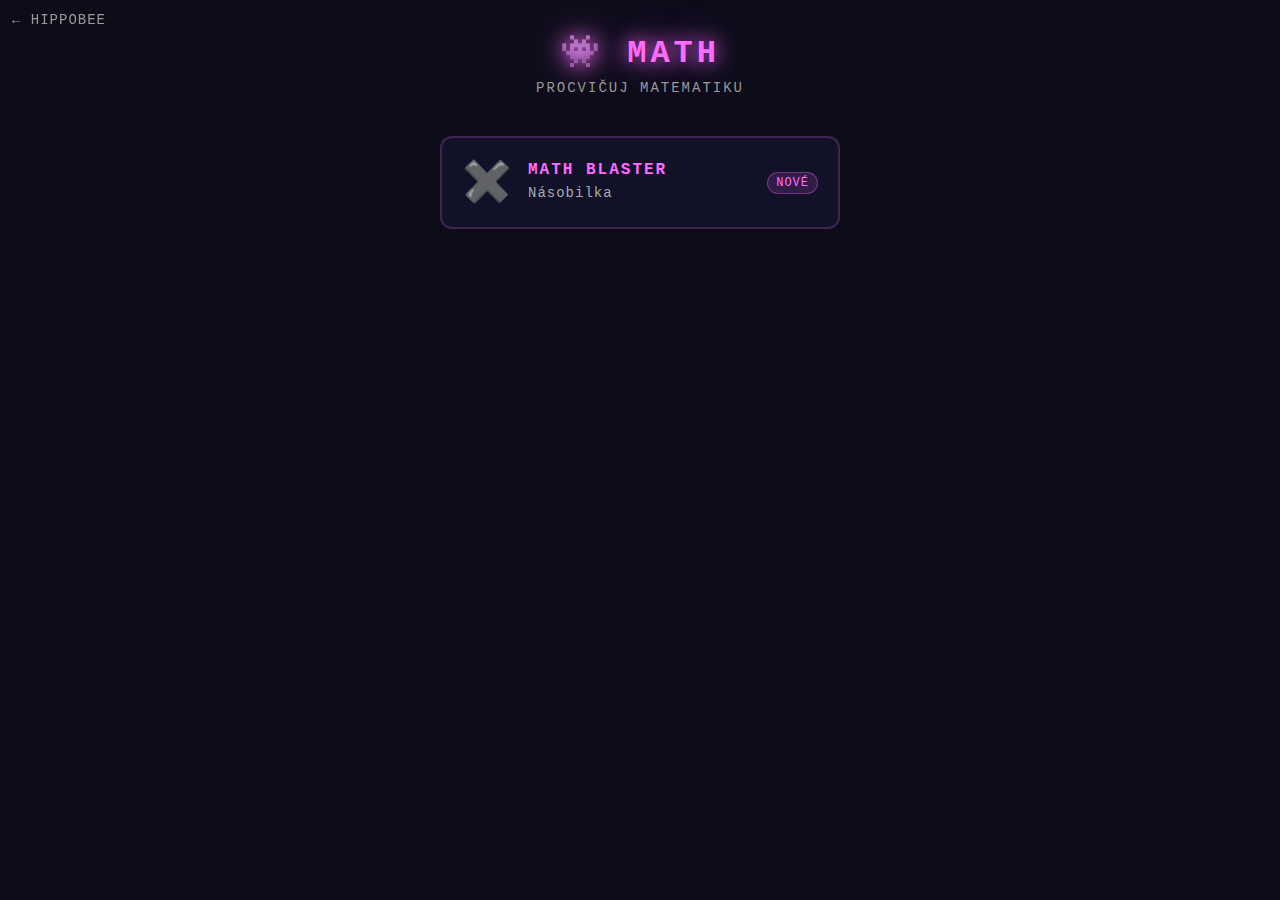
<file: math/index.html>
<!DOCTYPE html>
<html lang="cs">
<head>
  <meta charset="UTF-8">
  <meta name="viewport" content="width=device-width, initial-scale=1.0">
  <title>Math 👾 Hippo</title>
  <style>
    * { box-sizing: border-box; margin: 0; padding: 0; }

    body {
      background: #0d0d1a;
      color: #fff;
      font-family: 'Courier New', Courier, monospace;
      min-height: 100vh;
      display: flex;
      flex-direction: column;
      align-items: center;
      padding: 32px 16px;
    }

    .back-link {
      position: fixed;
      top: 12px;
      left: 12px;
      z-index: 9999;
      background: none;
      border: none;
      padding: 0;
      color: #999;
      text-decoration: none;
      font-size: 0.875em;
      font-family: 'Courier New', Courier, monospace;
      letter-spacing: 1px;
      cursor: pointer;
      transition: color 0.2s;
    }
    .back-link:hover { color: #ccc; }

    .hub-title {
      text-align: center;
      font-size: 2em;
      font-weight: bold;
      color: #ff6bff;
      text-shadow: 0 0 20px #ff6bff, 0 0 40px #ff6bff88;
      letter-spacing: 4px;
      margin-bottom: 8px;
    }

    .hub-subtitle {
      text-align: center;
      color: #999;
      font-size: 0.875em;
      letter-spacing: 2px;
      margin-bottom: 40px;
    }

    .game-grid {
      display: flex;
      flex-direction: column;
      gap: 16px;
      width: 100%;
      max-width: 400px;
    }

    .game-card {
      display: flex;
      align-items: center;
      gap: 16px;
      background: #111128;
      border: 2px solid #ff6bff33;
      border-radius: 12px;
      padding: 20px;
      text-decoration: none;
      color: inherit;
      transition: border-color 0.2s, box-shadow 0.2s;
    }
    .game-card:hover {
      border-color: #ff6bff;
      box-shadow: 0 0 20px #ff6bff22;
    }

    .game-icon {
      font-size: 2.5em;
      flex-shrink: 0;
    }

    .game-info { flex: 1; }

    .game-name {
      color: #ff6bff;
      font-size: 1em;
      font-weight: bold;
      letter-spacing: 2px;
      margin-bottom: 4px;
    }

    .game-desc {
      color: #aaa;
      font-size: 0.875em;
      letter-spacing: 1px;
      line-height: 1.5;
    }

    .game-badge {
      background: #ff6bff22;
      border: 1px solid #ff6bff55;
      color: #ff6bff;
      font-size: 0.75em;
      letter-spacing: 1px;
      padding: 3px 8px;
      border-radius: 20px;
      flex-shrink: 0;
    }
  </style>
</head>
<body>
  <a class="back-link" href="../">← HIPPOBEE</a>

  <div class="hub-title">👾 MATH</div>
  <div class="hub-subtitle">PROCVIČUJ MATEMATIKU</div>

  <div class="game-grid">
    <a class="game-card" href="multiply/">
      <div class="game-icon">✖️</div>
      <div class="game-info">
        <div class="game-name">MATH BLASTER</div>
        <div class="game-desc">Násobilka</div>
      </div>
      <div class="game-badge">NOVÉ</div>
    </a>
  </div>
</body>
</html>
</file>
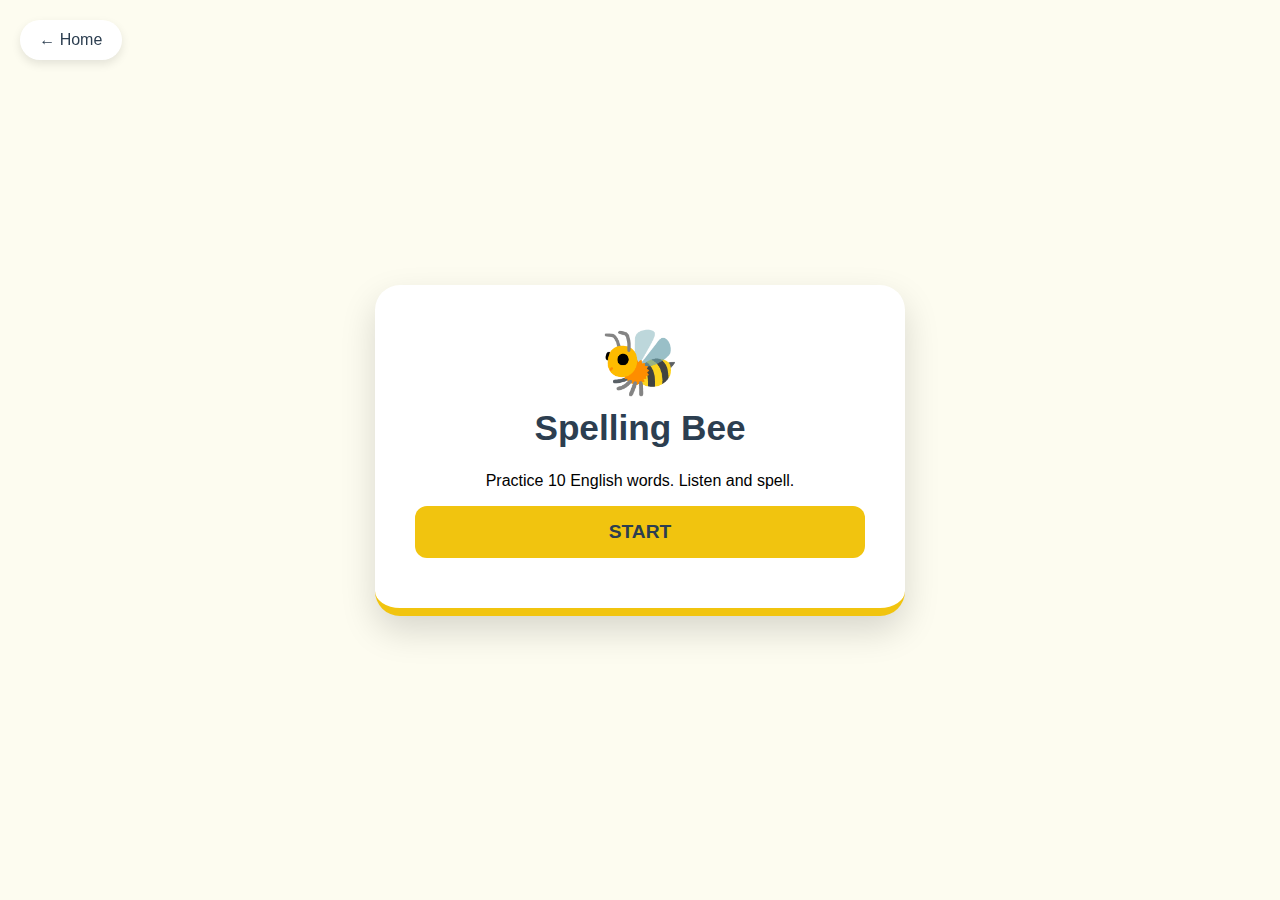
<file: spelling-bees/2025-02-16-test/index.html>
<!doctype html>
<html lang="en">
    <head>
        <meta charset="UTF-8" />
        <meta name="viewport" content="width=device-width, initial-scale=1.0" />
        <title>Spelling Bee</title>
        <style>
            :root {
                --primary: #f1c40f;
                --secondary: #2c3e50;
                --success: #27ae60;
                --error: #e74c3c;
                --bg: #fdfcf0;
            }
            body {
                font-family: "Segoe UI", Tahoma, Geneva, Verdana, sans-serif;
                background-color: var(--bg);
                display: flex;
                justify-content: center;
                align-items: center;
                min-height: 100vh;
                margin: 0;
            }
            #game-container {
                background: white;
                padding: 2.5rem;
                border-radius: 25px;
                box-shadow: 0 15px 35px rgba(0, 0, 0, 0.15);
                text-align: center;
                max-width: 450px;
                width: 90%;
                border-bottom: 8px solid var(--primary);
            }
            .bee-header {
                font-size: 4rem;
                margin: 0;
            }
            h1 {
                color: var(--secondary);
                margin: 0.5rem 0 1.5rem 0;
                font-size: 2.2rem;
            }

            #audio-btn {
                background: var(--primary);
                border: none;
                width: 100px;
                height: 100px;
                border-radius: 50%;
                cursor: pointer;
                font-size: 2.5rem;
                margin-bottom: 1.5rem;
                transition: all 0.2s;
                box-shadow: 0 4px 10px rgba(0, 0, 0, 0.1);
            }
            #audio-btn:hover {
                transform: scale(1.05);
                background: #f39c12;
            }

            input {
                padding: 15px;
                font-size: 1.3rem;
                width: 100%;
                box-sizing: border-box;
                border: 3px solid #eee;
                border-radius: 12px;
                outline: none;
                text-align: center;
                margin-bottom: 1rem;
            }
            input:read-only {
                background-color: #f9f9f9;
                color: #7f8c8d;
            }

            .btn-main {
                padding: 15px 25px;
                font-size: 1.2rem;
                background-color: var(--secondary);
                color: white;
                border: none;
                border-radius: 12px;
                cursor: pointer;
                font-weight: bold;
                width: 100%;
                margin-bottom: 10px;
            }

            #next-btn {
                background-color: var(--success);
            }
            .btn-retry {
                background-color: #8e44ad;
                margin-top: 10px;
            }

            #feedback {
                margin: 1rem 0;
                min-height: 3.5rem;
            }
            .correct {
                color: var(--success);
                font-weight: bold;
                font-size: 1.3rem;
            }
            .wrong-box {
                border: 2px solid var(--error);
                padding: 12px;
                border-radius: 10px;
                background: #fff5f5;
            }
            .correct-answer-text {
                display: block;
                font-size: 1.7rem;
                color: var(--error);
                letter-spacing: 1px;
            }

            .mistakes-list {
                text-align: left;
                background: #f9f9f9;
                padding: 15px;
                border-radius: 10px;
                margin: 15px 0;
                list-style: none;
            }
            #score-bar {
                color: #95a5a6;
                font-size: 0.95rem;
                margin-top: 1.5rem;
                border-top: 1px solid #eee;
                padding-top: 15px;
            }
            .hidden {
                display: none;
            }
            .breadcrumb {
                position: fixed;
                top: 20px;
                left: 20px;
                z-index: 1000;
            }
            .breadcrumb a {
                display: inline-flex;
                align-items: center;
                gap: 0.5rem;
                padding: 0.7rem 1.2rem;
                background: white;
                color: var(--secondary);
                text-decoration: none;
                border-radius: 25px;
                box-shadow: 0 4px 10px rgba(0, 0, 0, 0.1);
                font-weight: 500;
                transition: all 0.2s;
            }
            .breadcrumb a:hover {
                background: var(--primary);
                transform: translateX(-3px);
                box-shadow: 0 6px 15px rgba(0, 0, 0, 0.15);
            }
        </style>
    </head>
    <body>
        <div class="breadcrumb">
            <a href="../../">← Home</a>
        </div>
        <div id="game-container">
            <div class="bee-header">🐝</div>

            <div id="welcome-screen">
                <h1>Spelling Bee</h1>
                <p>Practice 10 English words. Listen and spell.</p>
                <button
                    class="btn-main"
                    id="start-btn"
                    style="
                        background-color: var(--primary);
                        color: var(--secondary);
                    "
                >
                    START
                </button>
            </div>

            <div id="game-zone" class="hidden">
                <button id="audio-btn">🔊</button>
                <div id="input-area">
                    <input
                        type="text"
                        id="user-input"
                        placeholder="..."
                        autocomplete="off"
                    />
                    <button id="submit-btn" class="btn-main">
                        Check (Enter)
                    </button>
                    <button id="next-btn" class="btn-main hidden">
                        Continue (Enter) ➔
                    </button>
                </div>
                <div id="feedback"></div>
                <div id="score-bar"></div>
            </div>

            <div id="final-screen" class="hidden">
                <h1>Results</h1>
                <p
                    id="final-score"
                    style="font-size: 1.6rem; font-weight: bold"
                ></p>
                <div id="mistakes-container" class="hidden">
                    <ul id="mistakes-display" class="mistakes-list"></ul>
                    <button id="retry-mistakes-btn" class="btn-main btn-retry">
                        Practice Mistakes Only
                    </button>
                </div>
                <button
                    class="btn-main"
                    onclick="location.reload()"
                    style="margin-top: 10px"
                >
                    Play Again
                </button>
            </div>
        </div>

        <script>
            const originalWords = [
                "Suggestion",
                "Optional",
                "Choice",
                "Mustn’t",
                "Allow",
                "Obligation",
                "Mandatory",
                "Excellent",
                "Forbidden",
                "Couldn’t",
            ];
            let currentWords = [],
                mistakes = [],
                currentIndex = 0,
                score = 0,
                isReviewingError = false;

            const welcomeScreen = document.getElementById("welcome-screen"),
                startBtn = document.getElementById("start-btn"),
                gameZone = document.getElementById("game-zone"),
                audioBtn = document.getElementById("audio-btn"),
                userInput = document.getElementById("user-input"),
                submitBtn = document.getElementById("submit-btn"),
                nextBtn = document.getElementById("next-btn"),
                feedback = document.getElementById("feedback"),
                scoreBar = document.getElementById("score-bar"),
                finalScreen = document.getElementById("final-screen"),
                retryMistakesBtn =
                    document.getElementById("retry-mistakes-btn");

            function shuffle(array) {
                for (let i = array.length - 1; i > 0; i--) {
                    const j = Math.floor(Math.random() * (i + 1));
                    [array[i], array[j]] = [array[j], array[i]];
                }
                return array;
            }

            function speak(text) {
                const msg = new SpeechSynthesisUtterance();
                msg.text = text;
                msg.lang = "en-US";
                msg.rate = 0.85;
                window.speechSynthesis.speak(msg);
            }

            function startGame(wordList) {
                currentWords = shuffle([...wordList]);
                mistakes = [];
                currentIndex = 0;
                score = 0;
                welcomeScreen.classList.add("hidden");
                finalScreen.classList.add("hidden");
                gameZone.classList.remove("hidden");
                loadWord();
            }

            function loadWord() {
                isReviewingError = false;
                if (currentIndex < currentWords.length) {
                    userInput.value = "";
                    userInput.readOnly = false;
                    userInput.focus();
                    feedback.innerHTML = "";
                    submitBtn.classList.remove("hidden");
                    nextBtn.classList.add("hidden");
                    scoreBar.textContent = `Word: ${currentIndex + 1} / ${currentWords.length} | Score: ${score}`;
                    speak(currentWords[currentIndex]);
                } else {
                    showFinal();
                }
            }

            function checkWord() {
                const val = userInput.value
                    .trim()
                    .toLowerCase()
                    .replace(/[‘’']/g, "'");
                const correct = currentWords[currentIndex]
                    .toLowerCase()
                    .replace(/[‘’']/g, "'");
                if (val === "") return;

                userInput.readOnly = true;
                submitBtn.classList.add("hidden");

                if (val === correct) {
                    feedback.innerHTML = `<div class="correct">Excellent! ✨</div>`;
                    score++;
                    setTimeout(nextStep, 800);
                } else {
                    isReviewingError = true;
                    if (!mistakes.includes(currentWords[currentIndex]))
                        mistakes.push(currentWords[currentIndex]);
                    feedback.innerHTML = `<div class="wrong-box">Wrong, the correct answer is:<br><strong class="correct-answer-text">${currentWords[currentIndex]}</strong></div>`;
                    nextBtn.classList.remove("hidden");
                }
            }

            function nextStep() {
                currentIndex++;
                loadWord();
            }

            function showFinal() {
                gameZone.classList.add("hidden");
                finalScreen.classList.remove("hidden");
                document.getElementById("final-score").textContent =
                    `Score: ${score} of ${currentWords.length}`;
                if (mistakes.length > 0) {
                    document
                        .getElementById("mistakes-container")
                        .classList.remove("hidden");
                    document.getElementById("mistakes-display").innerHTML =
                        mistakes.map((m) => `<li>${m}</li>`).join("");
                }
            }

            startBtn.addEventListener("click", () => startGame(originalWords));
            audioBtn.addEventListener("click", () =>
                speak(currentWords[currentIndex]),
            );
            submitBtn.addEventListener("click", checkWord);
            nextBtn.addEventListener("click", nextStep);
            retryMistakesBtn.addEventListener("click", () =>
                startGame(mistakes),
            );

            // Enter key handling
            userInput.addEventListener("keydown", (e) => {
                if (e.key === "Enter") {
                    if (!isReviewingError) {
                        checkWord();
                    } else {
                        nextStep();
                    }
                }
            });
        </script>
    </body>
</html>
</file>
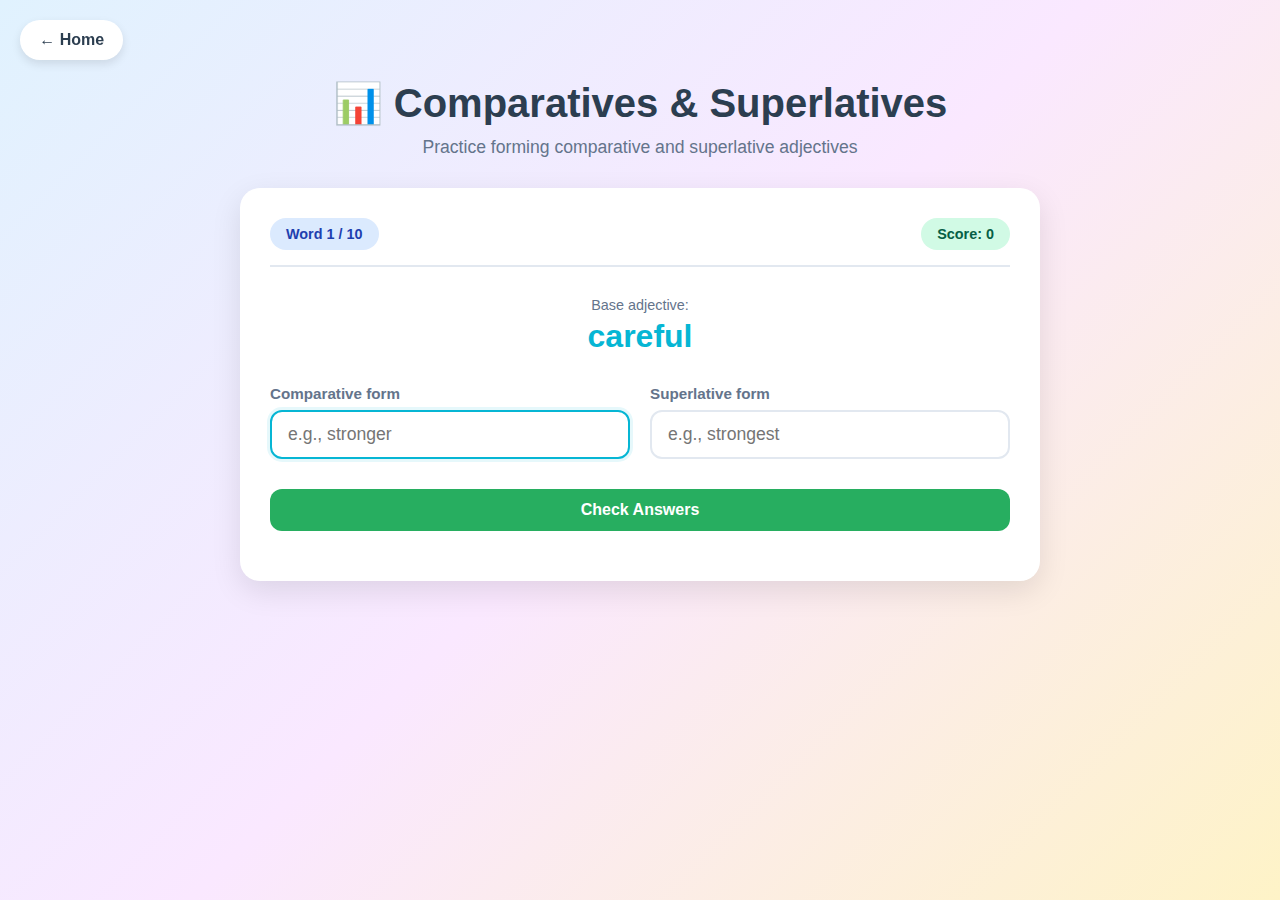
<file: english/grammar/comparatives/index.html>
<!DOCTYPE html>
<html lang="en">
<head>
    <meta charset="UTF-8">
    <meta name="viewport" content="width=device-width, initial-scale=1.0">
    <title>Comparatives & Superlatives Practice</title>
    <link rel="icon" type="image/png" sizes="32x32" href="../../../favicon.ico" />
    <link rel="icon" type="image/png" sizes="16x16" href="../../../favicon-16.png" />
    <style>
        * {
            margin: 0;
            padding: 0;
            box-sizing: border-box;
        }

        :root {
            --primary: #f1c40f;
            --secondary: #2c3e50;
            --success: #27ae60;
            --error: #e74c3c;
            --bg: #fdfcf0;
            --cyan: #06b6d4;
            --purple: #a855f7;
        }

        body {
            font-family: "Segoe UI", Tahoma, Geneva, Verdana, sans-serif;
            background: linear-gradient(135deg, #e0f2fe 0%, #fae8ff 50%, #fef3c7 100%);
            min-height: 100vh;
            padding: 20px;
        }

        .breadcrumb {
            position: fixed;
            top: 20px;
            left: 20px;
            z-index: 1000;
        }

        .breadcrumb a {
            display: inline-flex;
            align-items: center;
            gap: 0.5rem;
            padding: 0.7rem 1.2rem;
            background: white;
            color: var(--secondary);
            text-decoration: none;
            border-radius: 25px;
            box-shadow: 0 4px 10px rgba(0, 0, 0, 0.1);
            font-weight: 600;
            transition: all 0.2s;
        }

        .breadcrumb a:hover {
            background: var(--primary);
            transform: translateX(-3px);
            box-shadow: 0 6px 15px rgba(0, 0, 0, 0.15);
        }

        .container {
            max-width: 800px;
            margin: 60px auto 0;
        }

        .header {
            text-align: center;
            margin-bottom: 30px;
        }

        h1 {
            font-size: 2.5rem;
            color: var(--secondary);
            margin-bottom: 10px;
        }

        .subtitle {
            color: #64748b;
            font-size: 1.1rem;
        }

        .card {
            background: white;
            border-radius: 20px;
            padding: 30px;
            box-shadow: 0 10px 30px rgba(0, 0, 0, 0.1);
            margin-bottom: 20px;
        }

        .progress {
            display: flex;
            justify-content: space-between;
            align-items: center;
            margin-bottom: 20px;
            padding-bottom: 15px;
            border-bottom: 2px solid #e2e8f0;
        }

        .badge {
            display: inline-block;
            padding: 0.5rem 1rem;
            border-radius: 20px;
            font-weight: 600;
            font-size: 0.9rem;
        }

        .badge-blue {
            background: #dbeafe;
            color: #1e40af;
        }

        .badge-green {
            background: #d1fae5;
            color: #065f46;
        }

        .word-display {
            text-align: center;
            margin: 30px 0;
        }

        .base-word {
            font-size: 2rem;
            font-weight: 700;
            color: var(--cyan);
            margin-bottom: 10px;
        }

        .form-grid {
            display: grid;
            grid-template-columns: 1fr 1fr;
            gap: 20px;
            margin: 30px 0;
        }

        .form-group {
            display: flex;
            flex-direction: column;
        }

        label {
            font-weight: 600;
            color: #64748b;
            margin-bottom: 8px;
            font-size: 0.95rem;
        }

        input {
            padding: 12px 16px;
            font-size: 1.1rem;
            border: 2px solid #e2e8f0;
            border-radius: 12px;
            outline: none;
            transition: all 0.2s;
        }

        input:focus {
            border-color: var(--cyan);
            box-shadow: 0 0 0 3px rgba(6, 182, 212, 0.1);
        }

        input.correct {
            border-color: var(--success);
            background: #d1fae5;
        }

        input.incorrect {
            border-color: var(--error);
            background: #fee2e2;
        }

        .button-group {
            display: flex;
            gap: 10px;
            margin: 20px 0;
        }

        button {
            padding: 12px 24px;
            font-size: 1rem;
            font-weight: 600;
            border: none;
            border-radius: 12px;
            cursor: pointer;
            transition: all 0.2s;
        }

        .btn-check {
            background: var(--success);
            color: white;
            width: 100%;
        }

        .btn-check:hover {
            filter: brightness(110%);
            transform: translateY(-2px);
        }

        .btn-next {
            background: var(--cyan);
            color: white;
            width: 100%;
        }

        .btn-next:hover {
            filter: brightness(110%);
            transform: translateY(-2px);
        }

        .hint {
            background: #fef3c7;
            border-left: 4px solid var(--primary);
            padding: 15px;
            border-radius: 8px;
            font-size: 0.95rem;
            color: #78350f;
            margin-top: 15px;
        }

        .hint ul {
            margin: 5px 0 0 20px;
        }

        .score-panel {
            background: white;
            border-radius: 15px;
            padding: 20px;
            margin-top: 20px;
            box-shadow: 0 4px 15px rgba(0, 0, 0, 0.08);
        }

        .score-header {
            font-size: 1.3rem;
            font-weight: 700;
            margin-bottom: 15px;
        }

        .score-badges {
            display: flex;
            gap: 10px;
            flex-wrap: wrap;
        }

        .btn-practice {
            background: var(--primary);
            color: var(--secondary);
            margin-top: 15px;
        }

        .btn-practice:hover {
            filter: brightness(110%);
        }

        .word-list {
            margin-top: 15px;
        }

        .word-pills {
            display: flex;
            flex-wrap: wrap;
            gap: 8px;
            margin-top: 10px;
        }

        .pill {
            background: #fef3c7;
            color: #78350f;
            padding: 6px 12px;
            border-radius: 15px;
            font-size: 0.9rem;
            font-weight: 600;
        }

        .hidden {
            display: none;
        }

        @media (max-width: 768px) {
            .form-grid {
                grid-template-columns: 1fr;
            }

            h1 {
                font-size: 2rem;
            }
        }
    </style>
</head>
<body>
    <div class="breadcrumb">
        <a href="../../../">← Home</a>
    </div>

    <div class="container">
        <div class="header">
            <h1>📊 Comparatives & Superlatives</h1>
            <p class="subtitle">Practice forming comparative and superlative adjectives</p>
        </div>

        <div id="game-card" class="card">
            <div class="progress">
                <span class="badge badge-blue" id="word-count">Word 1 / 10</span>
                <span class="badge badge-green" id="score-display">Score: 0</span>
            </div>

            <div class="word-display">
                <div style="font-size: 0.9rem; color: #64748b; margin-bottom: 5px;">Base adjective:</div>
                <div class="base-word" id="current-word">strong</div>
            </div>

            <div class="form-grid">
                <div class="form-group">
                    <label for="comparative">Comparative form</label>
                    <input type="text" id="comparative" placeholder="e.g., stronger" autocomplete="off">
                </div>
                <div class="form-group">
                    <label for="superlative">Superlative form</label>
                    <input type="text" id="superlative" placeholder="e.g., strongest" autocomplete="off">
                </div>
            </div>

            <div class="button-group">
                <button class="btn-check" id="action-btn">Check Answers</button>
            </div>

            <div id="hint" class="hint hidden">
                <strong>Correct answers:</strong>
                <ul id="hint-list"></ul>
            </div>
        </div>

        <div id="result-panel" class="score-panel hidden">
            <div class="score-header">🎉 Game Complete!</div>
            <div class="score-badges">
                <span class="badge badge-green">Correct: <span id="final-correct">0</span></span>
                <span class="badge badge-error" style="background: #fee2e2; color: #991b1b;">Wrong: <span id="final-wrong">0</span></span>
            </div>
            <div id="mistakes-section" class="word-list hidden">
                <div style="font-weight: 600; margin-top: 15px;">Words to practice:</div>
                <div class="word-pills" id="mistake-pills"></div>
            </div>
            <button class="btn-practice" id="practice-btn">Practice Mistakes</button>
            <button class="btn-practice" id="restart-btn" style="background: var(--cyan); color: white;">Play Again</button>
        </div>
    </div>

    <script>
        const WORDS = [
            { base: "strong", comp: ["stronger"], sup: ["strongest"] },
            { base: "big", comp: ["bigger"], sup: ["biggest"] },
            { base: "tall", comp: ["taller"], sup: ["tallest"] },
            { base: "clever", comp: ["cleverer", "more clever"], sup: ["cleverest", "most clever"] },
            { base: "funny", comp: ["funnier"], sup: ["funniest"] },
            { base: "careful", comp: ["more careful"], sup: ["most careful"] },
            { base: "boring", comp: ["more boring"], sup: ["most boring"] },
            { base: "interesting", comp: ["more interesting"], sup: ["most interesting"] },
            { base: "loud", comp: ["louder"], sup: ["loudest"] },
            { base: "quiet", comp: ["quieter"], sup: ["quietest"] },
        ];

        let currentIndex = 0;
        let shuffledWords = [];
        let answers = {};
        let mistakes = [];
        let practiceMode = false;

        const norm = (s) => (s || "").toLowerCase().trim().replace(/\\s+/g, " ");
        const isAny = (val, arr) => arr.map(norm).includes(norm(val));

        function shuffle(array) {
            const arr = [...array];
            for (let i = arr.length - 1; i > 0; i--) {
                const j = Math.floor(Math.random() * (i + 1));
                [arr[i], arr[j]] = [arr[j], arr[i]];
            }
            return arr;
        }

        function startGame(wordList = WORDS) {
            shuffledWords = shuffle(wordList);
            currentIndex = 0;
            answers = {};
            mistakes = [];
            practiceMode = wordList !== WORDS;

            document.getElementById('game-card').classList.remove('hidden');
            document.getElementById('result-panel').classList.add('hidden');

            showWord();
        }

        function showWord() {
            if (currentIndex >= shuffledWords.length) {
                showResults();
                return;
            }

            const word = shuffledWords[currentIndex];
            document.getElementById('current-word').textContent = word.base;
            document.getElementById('word-count').textContent = `Word ${currentIndex + 1} / ${shuffledWords.length}`;

            const compInput = document.getElementById('comparative');
            const supInput = document.getElementById('superlative');

            compInput.value = answers[word.base]?.comp || '';
            supInput.value = answers[word.base]?.sup || '';
            compInput.className = '';
            supInput.className = '';

            document.getElementById('hint').classList.add('hidden');
            compInput.focus();

            updateScore();
            updateActionButton();
        }

        function updateActionButton() {
            const word = shuffledWords[currentIndex];
            const currentAnswers = answers[word.base];
            const actionBtn = document.getElementById('action-btn');

            if (currentAnswers && currentAnswers.compOk && currentAnswers.supOk) {
                actionBtn.textContent = 'Next Word →';
                actionBtn.className = 'btn-next';
            } else {
                actionBtn.textContent = 'Check Answers';
                actionBtn.className = 'btn-check';
            }
        }

        function updateScore() {
            const correct = Object.values(answers).filter(a => a.compOk && a.supOk).length;
            document.getElementById('score-display').textContent = `Score: ${correct}`;
        }

        function checkAnswers() {
            const word = shuffledWords[currentIndex];
            const compInput = document.getElementById('comparative');
            const supInput = document.getElementById('superlative');

            const compVal = compInput.value.trim();
            const supVal = supInput.value.trim();

            const compOk = isAny(compVal, word.comp);
            const supOk = isAny(supVal, word.sup);

            answers[word.base] = {
                comp: compVal,
                sup: supVal,
                compOk,
                supOk
            };

            compInput.className = compOk ? 'correct' : 'incorrect';
            supInput.className = supOk ? 'correct' : 'incorrect';

            if (!compOk || !supOk) {
                if (!mistakes.includes(word.base)) {
                    mistakes.push(word.base);
                }
                showHint(word);
            }

            updateScore();
            updateActionButton();
        }

        function showHint(word) {
            const hint = document.getElementById('hint');
            const hintList = document.getElementById('hint-list');

            hintList.innerHTML = `
                <li>Comparative: <strong>${word.comp.join(' / ')}</strong></li>
                <li>Superlative: <strong>${word.sup.join(' / ')}</strong></li>
            `;

            hint.classList.remove('hidden');
        }

        function nextWord() {
            checkAnswers();
            currentIndex++;
            showWord();
        }

        function showResults() {
            const correct = Object.values(answers).filter(a => a.compOk && a.supOk).length;
            const total = shuffledWords.length;
            const wrong = total - correct;

            document.getElementById('game-card').classList.add('hidden');
            document.getElementById('result-panel').classList.remove('hidden');
            document.getElementById('final-correct').textContent = correct;
            document.getElementById('final-wrong').textContent = wrong;

            if (mistakes.length > 0) {
                document.getElementById('mistakes-section').classList.remove('hidden');
                const pillsContainer = document.getElementById('mistake-pills');
                pillsContainer.innerHTML = mistakes.map(base =>
                    `<span class="pill">${base}</span>`
                ).join('');
            } else {
                document.getElementById('mistakes-section').classList.add('hidden');
            }

            document.getElementById('practice-btn').style.display = mistakes.length > 0 ? 'inline-block' : 'none';
        }

        document.getElementById('action-btn').addEventListener('click', () => {
            const word = shuffledWords[currentIndex];
            const currentAnswers = answers[word.base];

            if (currentAnswers && currentAnswers.compOk && currentAnswers.supOk) {
                // Button says "Next Word" - go to next
                currentIndex++;
                showWord();
            } else {
                // Button says "Check Answers" - check them
                checkAnswers();
            }
        });

        document.getElementById('practice-btn').addEventListener('click', () => {
            const mistakeWords = WORDS.filter(w => mistakes.includes(w.base));
            startGame(mistakeWords);
        });

        document.getElementById('restart-btn').addEventListener('click', () => {
            startGame();
        });

        document.getElementById('comparative').addEventListener('keypress', (e) => {
            if (e.key === 'Enter') {
                e.preventDefault();
                document.getElementById('superlative').focus();
            }
        });

        document.getElementById('superlative').addEventListener('keypress', (e) => {
            if (e.key === 'Enter') {
                e.preventDefault();
                const word = shuffledWords[currentIndex];
                const currentAnswers = answers[word.base];

                // If already checked and both correct, go to next word
                if (currentAnswers && currentAnswers.compOk && currentAnswers.supOk) {
                    currentIndex++;
                    showWord();
                } else {
                    // Otherwise check answers
                    checkAnswers();
                }
            }
        });

        startGame();
    </script>
</body>
</html>
</file>
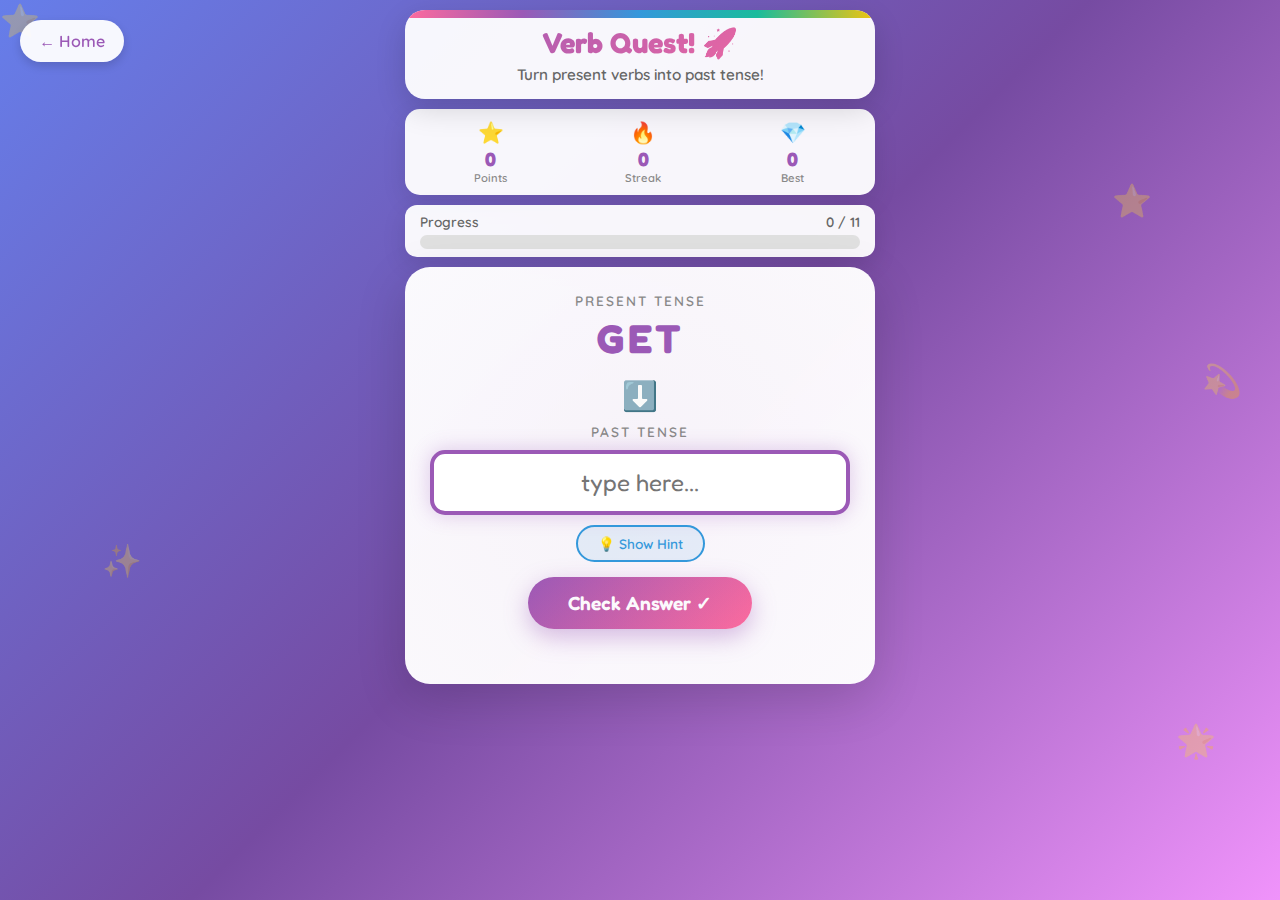
<file: english/grammar/irregular-verbs-1/index.html>
<!DOCTYPE html>
<html lang="en">
<head>
    <meta charset="UTF-8">
    <meta name="viewport" content="width=device-width, initial-scale=1.0">
    <title>Verb Quest Adventure! 🌟</title>
    <link href="https://fonts.googleapis.com/css2?family=Fredoka:wght@400;500;600;700&family=Quicksand:wght@500;600;700&display=swap" rel="stylesheet">
    <style>
        * {
            margin: 0;
            padding: 0;
            box-sizing: border-box;
        }

        :root {
            --pink: #FF6B9D;
            --purple: #9B59B6;
            --blue: #3498DB;
            --teal: #1ABC9C;
            --yellow: #F1C40F;
            --orange: #E67E22;
            --green: #2ECC71;
            --red: #E74C3C;
        }

        body {
            font-family: 'Quicksand', sans-serif;
            min-height: 100vh;
            background: linear-gradient(135deg, #667eea 0%, #764ba2 50%, #f093fb 100%);
            overflow-x: hidden;
            position: relative;
        }

        /* Floating decorations */
        .decoration {
            position: fixed;
            pointer-events: none;
            z-index: 0;
            animation: float 6s ease-in-out infinite;
        }

        .star {
            font-size: 2rem;
            opacity: 0.3;
        }

        .star:nth-child(1) { top: 10%; left: 5%; animation-delay: 0s; }
        .star:nth-child(2) { top: 20%; right: 10%; animation-delay: 1s; }
        .star:nth-child(3) { top: 60%; left: 8%; animation-delay: 2s; }
        .star:nth-child(4) { top: 80%; right: 5%; animation-delay: 0.5s; }
        .star:nth-child(5) { top: 40%; right: 3%; animation-delay: 1.5s; }

        @keyframes float {
            0%, 100% { transform: translateY(0) rotate(0deg); }
            50% { transform: translateY(-20px) rotate(10deg); }
        }

        .container {
            max-width: 500px;
            margin: 0 auto;
            padding: 10px 15px;
            position: relative;
            z-index: 1;
        }

        /* Header */
        .header {
            text-align: center;
            padding: 15px 20px;
            background: rgba(255, 255, 255, 0.95);
            border-radius: 20px;
            margin-bottom: 10px;
            box-shadow: 0 10px 30px rgba(0,0,0,0.15);
            position: relative;
            overflow: hidden;
        }

        .header::before {
            content: '';
            position: absolute;
            top: 0;
            left: 0;
            right: 0;
            height: 8px;
            background: linear-gradient(90deg, var(--pink), var(--purple), var(--blue), var(--teal), var(--yellow));
        }

        .title {
            font-family: 'Fredoka', sans-serif;
            font-size: 1.8rem;
            font-weight: 700;
            background: linear-gradient(135deg, var(--purple), var(--pink));
            -webkit-background-clip: text;
            -webkit-text-fill-color: transparent;
            background-clip: text;
            margin-bottom: 5px;
        }

        .subtitle {
            color: #666;
            font-size: 0.95rem;
            font-weight: 600;
        }

        /* Stats bar */
        .stats-bar {
            display: flex;
            justify-content: space-around;
            background: rgba(255, 255, 255, 0.95);
            border-radius: 15px;
            padding: 10px;
            margin-bottom: 10px;
            box-shadow: 0 8px 25px rgba(0,0,0,0.1);
        }

        .stat {
            text-align: center;
        }

        .stat-icon {
            font-size: 1.3rem;
            margin-bottom: 2px;
        }

        .stat-value {
            font-family: 'Fredoka', sans-serif;
            font-size: 1.2rem;
            font-weight: 700;
            color: var(--purple);
        }

        .stat-label {
            font-size: 0.7rem;
            color: #888;
            font-weight: 600;
        }

        /* Progress bar */
        .progress-container {
            background: rgba(255, 255, 255, 0.95);
            border-radius: 12px;
            padding: 8px 15px;
            margin-bottom: 10px;
            box-shadow: 0 8px 25px rgba(0,0,0,0.1);
        }

        .progress-label {
            display: flex;
            justify-content: space-between;
            margin-bottom: 5px;
            font-weight: 600;
            font-size: 0.85rem;
            color: #666;
        }

        .progress-bar {
            height: 14px;
            background: #e0e0e0;
            border-radius: 7px;
            overflow: hidden;
        }

        .progress-fill {
            height: 100%;
            background: linear-gradient(90deg, var(--green), var(--teal));
            border-radius: 10px;
            transition: width 0.5s ease;
            position: relative;
        }

        .progress-fill::after {
            content: '';
            position: absolute;
            top: 0;
            left: 0;
            right: 0;
            bottom: 0;
            background: linear-gradient(90deg, transparent, rgba(255,255,255,0.3), transparent);
            animation: shimmer 2s infinite;
        }

        @keyframes shimmer {
            0% { transform: translateX(-100%); }
            100% { transform: translateX(100%); }
        }

        /* Game card */
        .game-card {
            background: rgba(255, 255, 255, 0.98);
            border-radius: 25px;
            padding: 25px 25px 20px;
            box-shadow: 0 15px 50px rgba(0,0,0,0.15);
            text-align: center;
            position: relative;
            overflow: hidden;
        }

        .game-card::before {
            content: '';
            position: absolute;
            top: -50%;
            left: -50%;
            width: 200%;
            height: 200%;
            background: radial-gradient(circle, rgba(155, 89, 182, 0.05) 0%, transparent 70%);
            animation: pulse 4s ease-in-out infinite;
        }

        @keyframes pulse {
            0%, 100% { transform: scale(1); opacity: 0.5; }
            50% { transform: scale(1.1); opacity: 0.8; }
        }

        .verb-display {
            position: relative;
            z-index: 1;
        }

        .verb-label {
            font-size: 0.85rem;
            color: #888;
            font-weight: 600;
            margin-bottom: 5px;
            text-transform: uppercase;
            letter-spacing: 2px;
        }

        .verb-word {
            font-family: 'Fredoka', sans-serif;
            font-size: 2.5rem;
            font-weight: 700;
            color: var(--purple);
            margin-bottom: 15px;
            text-transform: uppercase;
            letter-spacing: 3px;
        }

        .arrow {
            font-size: 1.8rem;
            margin-bottom: 10px;
            animation: bounce 1s ease-in-out infinite;
        }

        @keyframes bounce {
            0%, 100% { transform: translateY(0); }
            50% { transform: translateY(10px); }
        }

        .input-section {
            position: relative;
            z-index: 1;
        }

        .input-label {
            font-size: 0.85rem;
            color: #888;
            font-weight: 600;
            margin-bottom: 10px;
            text-transform: uppercase;
            letter-spacing: 2px;
        }

        .verb-input {
            width: 100%;
            padding: 14px;
            font-family: 'Fredoka', sans-serif;
            font-size: 1.5rem;
            text-align: center;
            border: 4px solid #e0e0e0;
            border-radius: 15px;
            outline: none;
            transition: all 0.3s ease;
            text-transform: lowercase;
        }

        .verb-input:focus {
            border-color: var(--purple);
            box-shadow: 0 0 20px rgba(155, 89, 182, 0.3);
        }

        .verb-input.correct {
            border-color: var(--green);
            background: rgba(46, 204, 113, 0.1);
            animation: correctShake 0.5s ease;
        }

        .verb-input.incorrect {
            border-color: var(--red);
            background: rgba(231, 76, 60, 0.1);
            animation: shake 0.5s ease;
        }

        @keyframes shake {
            0%, 100% { transform: translateX(0); }
            20%, 60% { transform: translateX(-10px); }
            40%, 80% { transform: translateX(10px); }
        }

        @keyframes correctShake {
            0%, 100% { transform: scale(1); }
            50% { transform: scale(1.05); }
        }

        .submit-btn {
            margin-top: 15px;
            padding: 14px 40px;
            font-family: 'Fredoka', sans-serif;
            font-size: 1.2rem;
            font-weight: 600;
            color: white;
            background: linear-gradient(135deg, var(--purple), var(--pink));
            border: none;
            border-radius: 50px;
            cursor: pointer;
            transition: all 0.3s ease;
            box-shadow: 0 8px 25px rgba(155, 89, 182, 0.4);
        }

        .submit-btn:hover {
            transform: translateY(-3px);
            box-shadow: 0 15px 40px rgba(155, 89, 182, 0.5);
        }

        .submit-btn:active {
            transform: translateY(0);
        }

        /* Feedback message */
        .feedback {
            margin-top: 15px;
            padding: 10px 20px;
            border-radius: 12px;
            font-weight: 600;
            font-size: 1rem;
            opacity: 0;
            transform: translateY(10px);
            transition: all 0.3s ease;
        }

        .feedback.show {
            opacity: 1;
            transform: translateY(0);
        }

        .feedback.correct {
            background: linear-gradient(135deg, rgba(46, 204, 113, 0.2), rgba(26, 188, 156, 0.2));
            color: var(--green);
        }

        .feedback.incorrect {
            background: linear-gradient(135deg, rgba(231, 76, 60, 0.2), rgba(230, 126, 34, 0.2));
            color: var(--red);
        }

        /* Celebration overlay */
        .celebration {
            position: fixed;
            top: 0;
            left: 0;
            right: 0;
            bottom: 0;
            background: rgba(0, 0, 0, 0.8);
            display: flex;
            align-items: center;
            justify-content: center;
            z-index: 1000;
            opacity: 0;
            pointer-events: none;
            transition: opacity 0.5s ease;
        }

        .celebration.show {
            opacity: 1;
            pointer-events: auto;
        }

        .celebration-content {
            background: white;
            border-radius: 40px;
            padding: 50px 40px;
            text-align: center;
            max-width: 450px;
            margin: 20px;
            transform: scale(0.8);
            transition: transform 0.5s ease;
        }

        .celebration.show .celebration-content {
            transform: scale(1);
        }

        .trophy {
            font-size: 6rem;
            animation: trophyBounce 1s ease-in-out infinite;
        }

        @keyframes trophyBounce {
            0%, 100% { transform: rotate(-5deg); }
            50% { transform: rotate(5deg); }
        }

        .celebration-title {
            font-family: 'Fredoka', sans-serif;
            font-size: 2.5rem;
            font-weight: 700;
            background: linear-gradient(135deg, var(--yellow), var(--orange));
            -webkit-background-clip: text;
            -webkit-text-fill-color: transparent;
            background-clip: text;
            margin: 20px 0;
        }

        .celebration-stats {
            font-size: 1.2rem;
            color: #666;
            margin-bottom: 30px;
            line-height: 1.8;
        }

        .play-again-btn {
            padding: 18px 50px;
            font-family: 'Fredoka', sans-serif;
            font-size: 1.3rem;
            font-weight: 600;
            color: white;
            background: linear-gradient(135deg, var(--green), var(--teal));
            border: none;
            border-radius: 50px;
            cursor: pointer;
            transition: all 0.3s ease;
            box-shadow: 0 10px 30px rgba(46, 204, 113, 0.4);
        }

        .play-again-btn:hover {
            transform: translateY(-3px);
            box-shadow: 0 15px 40px rgba(46, 204, 113, 0.5);
        }

        /* Confetti */
        .confetti {
            position: fixed;
            pointer-events: none;
            z-index: 999;
        }

        .confetti-piece {
            position: absolute;
            width: 12px;
            height: 12px;
            border-radius: 2px;
            animation: confettiFall 3s ease-out forwards;
        }

        @keyframes confettiFall {
            0% {
                transform: translateY(-100vh) rotate(0deg);
                opacity: 1;
            }
            100% {
                transform: translateY(100vh) rotate(720deg);
                opacity: 0;
            }
        }

        /* Streak animation */
        .streak-bonus {
            position: fixed;
            top: 50%;
            left: 50%;
            transform: translate(-50%, -50%);
            font-family: 'Fredoka', sans-serif;
            font-size: 3rem;
            font-weight: 700;
            color: var(--yellow);
            text-shadow: 0 0 20px rgba(241, 196, 15, 0.8);
            z-index: 100;
            animation: streakPop 1s ease-out forwards;
            pointer-events: none;
        }

        @keyframes streakPop {
            0% {
                transform: translate(-50%, -50%) scale(0);
                opacity: 0;
            }
            50% {
                transform: translate(-50%, -50%) scale(1.3);
                opacity: 1;
            }
            100% {
                transform: translate(-50%, -50%) scale(1) translateY(-50px);
                opacity: 0;
            }
        }

        /* Hint button */
        .hint-btn {
            margin-top: 10px;
            padding: 8px 20px;
            font-family: 'Quicksand', sans-serif;
            font-size: 0.85rem;
            font-weight: 600;
            color: var(--blue);
            background: rgba(52, 152, 219, 0.1);
            border: 2px solid var(--blue);
            border-radius: 20px;
            cursor: pointer;
            transition: all 0.3s ease;
        }

        .hint-btn:hover {
            background: var(--blue);
            color: white;
        }

        .hint-btn:disabled {
            opacity: 0.5;
            cursor: not-allowed;
        }

        .hint-text {
            margin-top: 10px;
            font-size: 1.1rem;
            color: var(--blue);
            font-weight: 600;
            letter-spacing: 5px;
        }

        .breadcrumb {
            position: fixed;
            top: 20px;
            left: 20px;
            z-index: 1000;
        }
        .breadcrumb a {
            display: inline-flex;
            align-items: center;
            gap: 0.5rem;
            padding: 0.7rem 1.2rem;
            background: rgba(255, 255, 255, 0.95);
            color: var(--purple);
            text-decoration: none;
            border-radius: 25px;
            box-shadow: 0 4px 10px rgba(0, 0, 0, 0.15);
            font-weight: 600;
            transition: all 0.2s;
        }
        .breadcrumb a:hover {
            background: white;
            transform: translateX(-3px);
            box-shadow: 0 6px 15px rgba(0, 0, 0, 0.2);
        }
    </style>
</head>
<body>
    <div class="breadcrumb">
        <a href="../../../">← Home</a>
    </div>
    <!-- Floating decorations -->
    <div class="decoration star">⭐</div>
    <div class="decoration star">✨</div>
    <div class="decoration star">🌟</div>
    <div class="decoration star">💫</div>
    <div class="decoration star">⭐</div>

    <div class="container">
        <div class="header">
            <h1 class="title">Verb Quest! 🚀</h1>
            <p class="subtitle">Turn present verbs into past tense!</p>
        </div>

        <div class="stats-bar">
            <div class="stat">
                <div class="stat-icon">⭐</div>
                <div class="stat-value" id="score">0</div>
                <div class="stat-label">Points</div>
            </div>
            <div class="stat">
                <div class="stat-icon">🔥</div>
                <div class="stat-value" id="streak">0</div>
                <div class="stat-label">Streak</div>
            </div>
            <div class="stat">
                <div class="stat-icon">💎</div>
                <div class="stat-value" id="best-streak">0</div>
                <div class="stat-label">Best</div>
            </div>
        </div>

        <div class="progress-container">
            <div class="progress-label">
                <span>Progress</span>
                <span id="progress-text">0 / 12</span>
            </div>
            <div class="progress-bar">
                <div class="progress-fill" id="progress-fill" style="width: 0%"></div>
            </div>
        </div>

        <div class="game-card">
            <div class="verb-display">
                <div class="verb-label">Present Tense</div>
                <div class="verb-word" id="present-verb">BUILD</div>
                <div class="arrow">⬇️</div>
            </div>

            <div class="input-section">
                <div class="input-label">Past Tense</div>
                <input type="text" class="verb-input" id="answer-input" placeholder="Type here..." autocomplete="off" autocapitalize="none">
                <button class="hint-btn" id="hint-btn">💡 Show Hint</button>
                <div class="hint-text" id="hint-text" style="display: none;"></div>
            </div>

            <button class="submit-btn" id="submit-btn">Check Answer ✓</button>
            <div class="feedback" id="feedback"></div>
        </div>
    </div>

    <!-- Celebration overlay -->
    <div class="celebration" id="celebration">
        <div class="celebration-content">
            <div class="trophy">🏆</div>
            <h2 class="celebration-title">Amazing Job!</h2>
            <div class="celebration-stats" id="celebration-stats">
                You got <strong>10/12</strong> correct!<br>
                Best streak: <strong>5</strong> 🔥<br>
                Total points: <strong>150</strong> ⭐
            </div>
            <button class="play-again-btn" id="play-again-btn">Play Again! 🎮</button>
        </div>
    </div>

    <script>
        // Verb data from the image
        const verbs = [
            { present: 'build', past: 'built' },
            { present: 'grow', past: 'grew' },
            { present: 'teach', past: 'taught' },
            { present: 'see', past: 'saw' },
            { present: 'drive', past: 'drove' },
            { present: 'give', past: 'gave' },
            { present: 'write', past: 'wrote' },
            { present: 'tell', past: 'told' },
            { present: 'get', past: 'got' },
            { present: 'take', past: 'took' },
            { present: 'have', past: 'had' }
        ];

        // Game state
        let currentVerbIndex = 0;
        let shuffledVerbs = [];
        let score = 0;
        let streak = 0;
        let bestStreak = 0;
        let correctAnswers = 0;
        let hintsUsed = 0;

        // DOM elements
        const presentVerbEl = document.getElementById('present-verb');
        const answerInput = document.getElementById('answer-input');
        const submitBtn = document.getElementById('submit-btn');
        const feedbackEl = document.getElementById('feedback');
        const scoreEl = document.getElementById('score');
        const streakEl = document.getElementById('streak');
        const bestStreakEl = document.getElementById('best-streak');
        const progressFill = document.getElementById('progress-fill');
        const progressText = document.getElementById('progress-text');
        const celebration = document.getElementById('celebration');
        const celebrationStats = document.getElementById('celebration-stats');
        const playAgainBtn = document.getElementById('play-again-btn');
        const hintBtn = document.getElementById('hint-btn');
        const hintText = document.getElementById('hint-text');

        // Shuffle array
        function shuffle(array) {
            const newArray = [...array];
            for (let i = newArray.length - 1; i > 0; i--) {
                const j = Math.floor(Math.random() * (i + 1));
                [newArray[i], newArray[j]] = [newArray[j], newArray[i]];
            }
            return newArray;
        }

        // Initialize game
        function initGame() {
            shuffledVerbs = shuffle(verbs);
            currentVerbIndex = 0;
            score = 0;
            streak = 0;
            correctAnswers = 0;
            hintsUsed = 0;
            updateStats();
            showVerb();
        }

        // Show current verb
        function showVerb() {
            const verb = shuffledVerbs[currentVerbIndex];
            presentVerbEl.textContent = verb.present.toUpperCase();
            answerInput.value = '';
            answerInput.className = 'verb-input';
            feedbackEl.className = 'feedback';
            feedbackEl.textContent = '';
            hintText.style.display = 'none';
            hintBtn.disabled = false;
            
            updateProgress();
            answerInput.focus();
        }

        // Update stats display
        function updateStats() {
            scoreEl.textContent = score;
            streakEl.textContent = streak;
            bestStreakEl.textContent = bestStreak;
        }

        // Update progress bar
        function updateProgress() {
            const progress = (currentVerbIndex / shuffledVerbs.length) * 100;
            progressFill.style.width = progress + '%';
            progressText.textContent = `${currentVerbIndex} / ${shuffledVerbs.length}`;
        }

        // Show hint
        function showHint() {
            const verb = shuffledVerbs[currentVerbIndex];
            const hint = verb.past.split('').map((char, i) => {
                if (i === 0 || i === verb.past.length - 1) return char.toUpperCase();
                return '_';
            }).join(' ');
            hintText.textContent = hint;
            hintText.style.display = 'block';
            hintBtn.disabled = true;
            hintsUsed++;
        }

        // Check answer
        function checkAnswer() {
            const verb = shuffledVerbs[currentVerbIndex];
            const userAnswer = answerInput.value.trim().toLowerCase();

            if (!userAnswer) {
                answerInput.focus();
                return;
            }

            const isCorrect = userAnswer === verb.past;

            if (isCorrect) {
                answerInput.className = 'verb-input correct';
                feedbackEl.className = 'feedback correct show';
                feedbackEl.textContent = getRandomPraise();
                
                streak++;
                if (streak > bestStreak) bestStreak = streak;
                
                let points = 10;
                if (streak >= 3) {
                    points += streak * 2;
                    showStreakBonus(streak);
                }
                if (hintText.style.display === 'block') {
                    points = Math.max(5, points - 5);
                }
                score += points;
                correctAnswers++;
                
                createConfetti();
            } else {
                answerInput.className = 'verb-input incorrect';
                feedbackEl.className = 'feedback incorrect show';
                feedbackEl.textContent = `Not quite! It's "${verb.past}"`;
                streak = 0;
            }

            updateStats();

            setTimeout(() => {
                currentVerbIndex++;
                if (currentVerbIndex >= shuffledVerbs.length) {
                    showCelebration();
                } else {
                    showVerb();
                }
            }, 1500);
        }

        // Random praise messages
        function getRandomPraise() {
            const praises = [
                '🎉 Fantastic!',
                '⭐ Super!',
                '🌟 Amazing!',
                '💪 Great job!',
                '🎊 Excellent!',
                '✨ Perfect!',
                '🏅 Brilliant!',
                '🚀 Awesome!',
                '💎 Wonderful!',
                '🎯 Spot on!'
            ];
            return praises[Math.floor(Math.random() * praises.length)];
        }

        // Show streak bonus animation
        function showStreakBonus(streakCount) {
            const bonus = document.createElement('div');
            bonus.className = 'streak-bonus';
            bonus.textContent = `🔥 ${streakCount}x Streak!`;
            document.body.appendChild(bonus);
            setTimeout(() => bonus.remove(), 1000);
        }

        // Create confetti
        function createConfetti() {
            const colors = ['#FF6B9D', '#9B59B6', '#3498DB', '#1ABC9C', '#F1C40F', '#E67E22', '#2ECC71'];
            
            for (let i = 0; i < 30; i++) {
                const confetti = document.createElement('div');
                confetti.className = 'confetti-piece';
                confetti.style.left = Math.random() * 100 + 'vw';
                confetti.style.backgroundColor = colors[Math.floor(Math.random() * colors.length)];
                confetti.style.animationDelay = Math.random() * 0.5 + 's';
                confetti.style.animationDuration = (2 + Math.random()) + 's';
                document.body.appendChild(confetti);
                
                setTimeout(() => confetti.remove(), 3000);
            }
        }

        // Show celebration
        function showCelebration() {
            celebrationStats.innerHTML = `
                You got <strong>${correctAnswers}/${shuffledVerbs.length}</strong> correct!<br>
                Best streak: <strong>${bestStreak}</strong> 🔥<br>
                Total points: <strong>${score}</strong> ⭐
            `;
            celebration.classList.add('show');
            
            // Epic confetti for completion
            for (let i = 0; i < 5; i++) {
                setTimeout(createConfetti, i * 200);
            }
        }

        // Event listeners
        submitBtn.addEventListener('click', checkAnswer);
        answerInput.addEventListener('keypress', (e) => {
            if (e.key === 'Enter') checkAnswer();
        });
        hintBtn.addEventListener('click', showHint);
        playAgainBtn.addEventListener('click', () => {
            celebration.classList.remove('show');
            initGame();
        });

        // Start game
        initGame();
    </script>
</body>
</html>
</file>
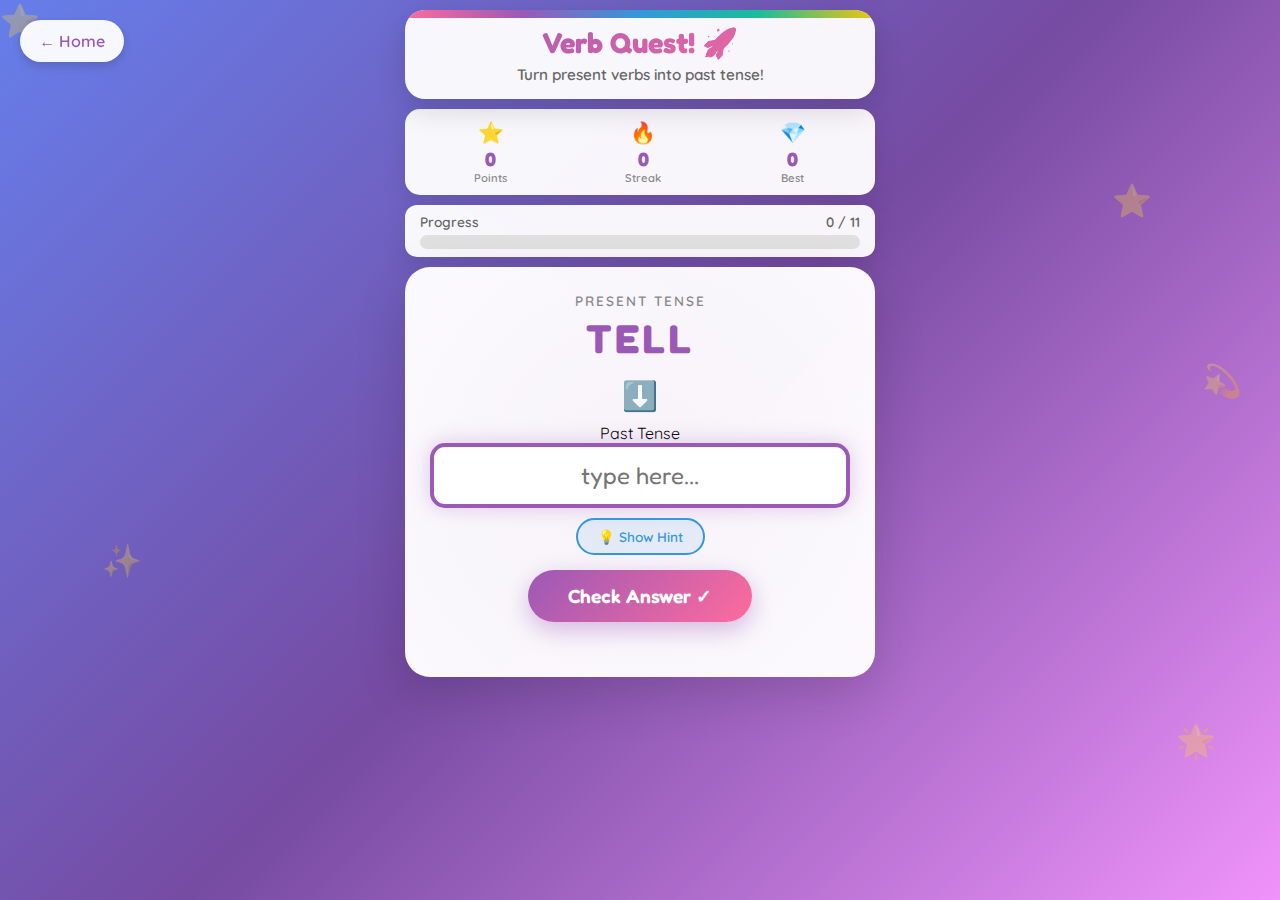
<file: english/grammar/irregular-verbs-2/index.html>
<!DOCTYPE html>
<html lang="en">
<head>
    <meta charset="UTF-8">
    <meta name="viewport" content="width=device-width, initial-scale=1.0">
    <title>Verb Quest Adventure! 🌟</title>
    <link rel="icon" type="image/png" sizes="32x32" href="../../../favicon.ico" />
    <link rel="icon" type="image/png" sizes="16x16" href="../../../favicon-16.png" />
    <link href="https://fonts.googleapis.com/css2?family=Fredoka:wght@400;500;600;700&family=Quicksand:wght@500;600;700&display=swap" rel="stylesheet">
    <style>
        * {
            margin: 0;
            padding: 0;
            box-sizing: border-box;
        }

        :root {
            --pink: #FF6B9D;
            --purple: #9B59B6;
            --blue: #3498DB;
            --teal: #1ABC9C;
            --yellow: #F1C40F;
            --orange: #E67E22;
            --green: #2ECC71;
            --red: #E74C3C;
        }

        body {
            font-family: 'Quicksand', sans-serif;
            min-height: 100vh;
            background: linear-gradient(135deg, #667eea 0%, #764ba2 50%, #f093fb 100%);
            overflow-x: hidden;
            position: relative;
        }

        /* Floating decorations */
        .decoration {
            position: fixed;
            pointer-events: none;
            z-index: 0;
            animation: float 6s ease-in-out infinite;
        }

        .star {
            font-size: 2rem;
            opacity: 0.3;
        }

        .star:nth-child(1) { top: 10%; left: 5%; animation-delay: 0s; }
        .star:nth-child(2) { top: 20%; right: 10%; animation-delay: 1s; }
        .star:nth-child(3) { top: 60%; left: 8%; animation-delay: 2s; }
        .star:nth-child(4) { top: 80%; right: 5%; animation-delay: 0.5s; }
        .star:nth-child(5) { top: 40%; right: 3%; animation-delay: 1.5s; }

        @keyframes float {
            0%, 100% { transform: translateY(0) rotate(0deg); }
            50% { transform: translateY(-20px) rotate(10deg); }
        }

        .container {
            max-width: 500px;
            margin: 0 auto;
            padding: 10px 15px;
            position: relative;
            z-index: 1;
        }

        /* Header */
        .header {
            text-align: center;
            padding: 15px 20px;
            background: rgba(255, 255, 255, 0.95);
            border-radius: 20px;
            margin-bottom: 10px;
            box-shadow: 0 10px 30px rgba(0,0,0,0.15);
            position: relative;
            overflow: hidden;
        }

        .header::before {
            content: '';
            position: absolute;
            top: 0;
            left: 0;
            right: 0;
            height: 8px;
            background: linear-gradient(90deg, var(--pink), var(--purple), var(--blue), var(--teal), var(--yellow));
        }

        .title {
            font-family: 'Fredoka', sans-serif;
            font-size: 1.8rem;
            font-weight: 700;
            background: linear-gradient(135deg, var(--purple), var(--pink));
            -webkit-background-clip: text;
            -webkit-text-fill-color: transparent;
            background-clip: text;
            margin-bottom: 5px;
        }

        .subtitle {
            color: #666;
            font-size: 0.95rem;
            font-weight: 600;
        }

        /* Stats bar */
        .stats-bar {
            display: flex;
            justify-content: space-around;
            background: rgba(255, 255, 255, 0.95);
            border-radius: 15px;
            padding: 10px;
            margin-bottom: 10px;
            box-shadow: 0 8px 25px rgba(0,0,0,0.1);
        }

        .stat {
            text-align: center;
        }

        .stat-icon {
            font-size: 1.3rem;
            margin-bottom: 2px;
        }

        .stat-value {
            font-family: 'Fredoka', sans-serif;
            font-size: 1.2rem;
            font-weight: 700;
            color: var(--purple);
        }

        .stat-label {
            font-size: 0.7rem;
            color: #888;
            font-weight: 600;
        }

        /* Progress bar */
        .progress-container {
            background: rgba(255, 255, 255, 0.95);
            border-radius: 12px;
            padding: 8px 15px;
            margin-bottom: 10px;
            box-shadow: 0 8px 25px rgba(0,0,0,0.1);
        }

        .progress-label {
            display: flex;
            justify-content: space-between;
            margin-bottom: 5px;
            font-weight: 600;
            font-size: 0.85rem;
            color: #666;
        }

        .progress-bar {
            height: 14px;
            background: #e0e0e0;
            border-radius: 7px;
            overflow: hidden;
        }

        .progress-fill {
            height: 100%;
            background: linear-gradient(90deg, var(--green), var(--teal));
            border-radius: 10px;
            transition: width 0.5s ease;
            position: relative;
        }

        .progress-fill::after {
            content: '';
            position: absolute;
            top: 0;
            left: 0;
            right: 0;
            bottom: 0;
            background: linear-gradient(90deg, transparent, rgba(255,255,255,0.3), transparent);
            animation: shimmer 2s infinite;
        }

        @keyframes shimmer {
            0% { transform: translateX(-100%); }
            100% { transform: translateX(100%); }
        }

        /* Game card */
        .game-card {
            background: rgba(255, 255, 255, 0.98);
            border-radius: 25px;
            padding: 25px 25px 20px;
            box-shadow: 0 15px 50px rgba(0,0,0,0.15);
            text-align: center;
            position: relative;
            overflow: hidden;
        }

        .game-card::before {
            content: '';
            position: absolute;
            top: -50%;
            left: -50%;
            width: 200%;
            height: 200%;
            background: radial-gradient(circle, rgba(155, 89, 182, 0.05) 0%, transparent 70%);
            animation: pulse 4s ease-in-out infinite;
            pointer-events: none;
        }

        @keyframes pulse {
            0%, 100% { transform: scale(1); opacity: 0.5; }
            50% { transform: scale(1.1); opacity: 0.8; }
        }

        .verb-display {
            position: relative;
            z-index: 1;
        }

        .verb-label {
            font-size: 0.85rem;
            color: #888;
            font-weight: 600;
            margin-bottom: 5px;
            text-transform: uppercase;
            letter-spacing: 2px;
        }

        .verb-word {
            font-family: 'Fredoka', sans-serif;
            font-size: 2.5rem;
            font-weight: 700;
            color: var(--purple);
            margin-bottom: 15px;
            text-transform: uppercase;
            letter-spacing: 3px;
        }

        .arrow {
            font-size: 1.8rem;
            margin-bottom: 10px;
            animation: bounce 1s ease-in-out infinite;
        }

        @keyframes bounce {
            0%, 100% { transform: translateY(0); }
            50% { transform: translateY(10px); }
        }

        .input-section {
            position: relative;
            z-index: 2;
        }
            z-index: 1;
        }

        .input-label {
            font-size: 0.85rem;
            color: #888;
            font-weight: 600;
            margin-bottom: 10px;
            text-transform: uppercase;
            letter-spacing: 2px;
        }

        .verb-input {
            width: 100%;
            padding: 14px;
            font-family: 'Fredoka', sans-serif;
            font-size: 1.5rem;
            text-align: center;
            border: 4px solid #e0e0e0;
            border-radius: 15px;
            outline: none;
            transition: all 0.3s ease;
            text-transform: lowercase;
        }

        .verb-input:focus {
            border-color: var(--purple);
            box-shadow: 0 0 20px rgba(155, 89, 182, 0.3);
        }

        .verb-input.correct {
            border-color: var(--green);
            background: rgba(46, 204, 113, 0.1);
            animation: correctShake 0.5s ease;
        }

        .verb-input.incorrect {
            border-color: var(--red);
            background: rgba(231, 76, 60, 0.1);
            animation: shake 0.5s ease;
        }

        @keyframes shake {
            0%, 100% { transform: translateX(0); }
            20%, 60% { transform: translateX(-10px); }
            40%, 80% { transform: translateX(10px); }
        }

        @keyframes correctShake {
            0%, 100% { transform: scale(1); }
            50% { transform: scale(1.05); }
        }

        .submit-btn {
            margin-top: 15px;
            padding: 14px 40px;
            font-family: 'Fredoka', sans-serif;
            font-size: 1.2rem;
            font-weight: 600;
            color: white;
            background: linear-gradient(135deg, var(--purple), var(--pink));
            border: none;
            border-radius: 50px;
            cursor: pointer;
            transition: all 0.3s ease;
            box-shadow: 0 8px 25px rgba(155, 89, 182, 0.4);
            position: relative;
            z-index: 2;
        }

        .submit-btn:hover {
            transform: translateY(-3px);
            box-shadow: 0 15px 40px rgba(155, 89, 182, 0.5);
        }

        .submit-btn:active {
            transform: translateY(0);
        }

        /* Feedback message */
        .feedback {
            margin-top: 15px;
            padding: 10px 20px;
            border-radius: 12px;
            font-weight: 600;
            font-size: 1rem;
            opacity: 0;
            transform: translateY(10px);
            transition: all 0.3s ease;
        }

        .feedback.show {
            opacity: 1;
            transform: translateY(0);
        }

        .feedback.correct {
            background: linear-gradient(135deg, rgba(46, 204, 113, 0.2), rgba(26, 188, 156, 0.2));
            color: var(--green);
        }

        .feedback.incorrect {
            background: linear-gradient(135deg, rgba(231, 76, 60, 0.2), rgba(230, 126, 34, 0.2));
            color: var(--red);
        }

        /* Celebration overlay */
        .celebration {
            position: fixed;
            top: 0;
            left: 0;
            right: 0;
            bottom: 0;
            background: rgba(0, 0, 0, 0.8);
            display: flex;
            align-items: center;
            justify-content: center;
            z-index: 1000;
            opacity: 0;
            pointer-events: none;
            transition: opacity 0.5s ease;
        }

        .celebration.show {
            opacity: 1;
            pointer-events: auto;
        }

        .celebration-content {
            background: white;
            border-radius: 40px;
            padding: 50px 40px;
            text-align: center;
            max-width: 450px;
            margin: 20px;
            transform: scale(0.8);
            transition: transform 0.5s ease;
        }

        .celebration.show .celebration-content {
            transform: scale(1);
        }

        .trophy {
            font-size: 6rem;
            animation: trophyBounce 1s ease-in-out infinite;
        }

        @keyframes trophyBounce {
            0%, 100% { transform: rotate(-5deg); }
            50% { transform: rotate(5deg); }
        }

        .celebration-title {
            font-family: 'Fredoka', sans-serif;
            font-size: 2.5rem;
            font-weight: 700;
            background: linear-gradient(135deg, var(--yellow), var(--orange));
            -webkit-background-clip: text;
            -webkit-text-fill-color: transparent;
            background-clip: text;
            margin: 20px 0;
        }

        .celebration-stats {
            font-size: 1.2rem;
            color: #666;
            margin-bottom: 30px;
            line-height: 1.8;
        }

        .play-again-btn {
            padding: 18px 50px;
            font-family: 'Fredoka', sans-serif;
            font-size: 1.3rem;
            font-weight: 600;
            color: white;
            background: linear-gradient(135deg, var(--green), var(--teal));
            border: none;
            border-radius: 50px;
            cursor: pointer;
            transition: all 0.3s ease;
            box-shadow: 0 10px 30px rgba(46, 204, 113, 0.4);
        }

        .play-again-btn:hover {
            transform: translateY(-3px);
            box-shadow: 0 15px 40px rgba(46, 204, 113, 0.5);
        }

        /* Confetti */
        .confetti {
            position: fixed;
            pointer-events: none;
            z-index: 999;
        }

        .confetti-piece {
            position: absolute;
            width: 12px;
            height: 12px;
            border-radius: 2px;
            animation: confettiFall 3s ease-out forwards;
        }

        @keyframes confettiFall {
            0% {
                transform: translateY(-100vh) rotate(0deg);
                opacity: 1;
            }
            100% {
                transform: translateY(100vh) rotate(720deg);
                opacity: 0;
            }
        }

        /* Streak animation */
        .streak-bonus {
            position: fixed;
            top: 50%;
            left: 50%;
            transform: translate(-50%, -50%);
            font-family: 'Fredoka', sans-serif;
            font-size: 3rem;
            font-weight: 700;
            color: var(--yellow);
            text-shadow: 0 0 20px rgba(241, 196, 15, 0.8);
            z-index: 100;
            animation: streakPop 1s ease-out forwards;
            pointer-events: none;
        }

        @keyframes streakPop {
            0% {
                transform: translate(-50%, -50%) scale(0);
                opacity: 0;
            }
            50% {
                transform: translate(-50%, -50%) scale(1.3);
                opacity: 1;
            }
            100% {
                transform: translate(-50%, -50%) scale(1) translateY(-50px);
                opacity: 0;
            }
        }

        /* Hint button */
        .hint-btn {
            margin-top: 10px;
            padding: 8px 20px;
            font-family: 'Quicksand', sans-serif;
            font-size: 0.85rem;
            font-weight: 600;
            color: var(--blue);
            background: rgba(52, 152, 219, 0.1);
            border: 2px solid var(--blue);
            border-radius: 20px;
            cursor: pointer;
            transition: all 0.3s ease;
        }

        .hint-btn:hover {
            background: var(--blue);
            color: white;
        }

        .hint-btn:disabled {
            opacity: 0.5;
            cursor: not-allowed;
        }

        .hint-text {
            margin-top: 10px;
            font-size: 1.1rem;
            color: var(--blue);
            font-weight: 600;
            letter-spacing: 5px;
        }

        .breadcrumb {
            position: fixed;
            top: 20px;
            left: 20px;
            z-index: 1000;
        }
        .breadcrumb a {
            display: inline-flex;
            align-items: center;
            gap: 0.5rem;
            padding: 0.7rem 1.2rem;
            background: rgba(255, 255, 255, 0.95);
            color: var(--purple);
            text-decoration: none;
            border-radius: 25px;
            box-shadow: 0 4px 10px rgba(0, 0, 0, 0.15);
            font-weight: 600;
            transition: all 0.2s;
        }
        .breadcrumb a:hover {
            background: white;
            transform: translateX(-3px);
            box-shadow: 0 6px 15px rgba(0, 0, 0, 0.2);
        }
    </style>
</head>
<body>
    <div class="breadcrumb">
        <a href="../../../">← Home</a>
    </div>
    <!-- Floating decorations -->
    <div class="decoration star">⭐</div>
    <div class="decoration star">✨</div>
    <div class="decoration star">🌟</div>
    <div class="decoration star">💫</div>
    <div class="decoration star">⭐</div>

    <div class="container">
        <div class="header">
            <h1 class="title">Verb Quest! 🚀</h1>
            <p class="subtitle">Turn present verbs into past tense!</p>
        </div>

        <div class="stats-bar">
            <div class="stat">
                <div class="stat-icon">⭐</div>
                <div class="stat-value" id="score">0</div>
                <div class="stat-label">Points</div>
            </div>
            <div class="stat">
                <div class="stat-icon">🔥</div>
                <div class="stat-value" id="streak">0</div>
                <div class="stat-label">Streak</div>
            </div>
            <div class="stat">
                <div class="stat-icon">💎</div>
                <div class="stat-value" id="best-streak">0</div>
                <div class="stat-label">Best</div>
            </div>
        </div>

        <div class="progress-container">
            <div class="progress-label">
                <span>Progress</span>
                <span id="progress-text">0 / 12</span>
            </div>
            <div class="progress-bar">
                <div class="progress-fill" id="progress-fill" style="width: 0%"></div>
            </div>
        </div>

        <div class="game-card">
            <div class="verb-display">
                <div class="verb-label">Present Tense</div>
                <div class="verb-word" id="present-verb">BUILD</div>
                <div class="arrow">⬇️</div>
            </div>

            <div class="input-section">
                <div class="input-label">Past Tense</div>
                <input type="text" class="verb-input" id="answer-input" placeholder="Type here..." autocomplete="off" autocapitalize="none">
                <button class="hint-btn" id="hint-btn">💡 Show Hint</button>
                <div class="hint-text" id="hint-text" style="display: none;"></div>
            </div>

            <button class="submit-btn" id="submit-btn">Check Answer ✓</button>
            <div class="feedback" id="feedback"></div>
        </div>
    </div>

    <!-- Celebration overlay -->
    <div class="celebration" id="celebration">
        <div class="celebration-content">
            <div class="trophy">🏆</div>
            <h2 class="celebration-title">Amazing Job!</h2>
            <div class="celebration-stats" id="celebration-stats">
                You got <strong>10/12</strong> correct!<br>
                Best streak: <strong>5</strong> 🔥<br>
                Total points: <strong>150</strong> ⭐
            </div>
            <button class="play-again-btn" id="play-again-btn">Play Again! 🎮</button>
        </div>
    </div>

    <script>
        // Verb data from the image
        const verbs = [
            { present: 'build', past: 'built' },
            { present: 'grow', past: 'grew' },
            { present: 'teach', past: 'taught' },
            { present: 'see', past: 'saw' },
            { present: 'drive', past: 'drove' },
            { present: 'give', past: 'gave' },
            { present: 'write', past: 'wrote' },
            { present: 'tell', past: 'told' },
            { present: 'get', past: 'got' },
            { present: 'take', past: 'took' },
            { present: 'have', past: 'had' }
        ];

        // Game state
        let currentVerbIndex = 0;
        let shuffledVerbs = [];
        let score = 0;
        let streak = 0;
        let bestStreak = 0;
        let correctAnswers = 0;
        let hintsUsed = 0;

        // DOM elements
        const presentVerbEl = document.getElementById('present-verb');
        const answerInput = document.getElementById('answer-input');
        const submitBtn = document.getElementById('submit-btn');
        const feedbackEl = document.getElementById('feedback');
        const scoreEl = document.getElementById('score');
        const streakEl = document.getElementById('streak');
        const bestStreakEl = document.getElementById('best-streak');
        const progressFill = document.getElementById('progress-fill');
        const progressText = document.getElementById('progress-text');
        const celebration = document.getElementById('celebration');
        const celebrationStats = document.getElementById('celebration-stats');
        const playAgainBtn = document.getElementById('play-again-btn');
        const hintBtn = document.getElementById('hint-btn');
        const hintText = document.getElementById('hint-text');

        // Shuffle array
        function shuffle(array) {
            const newArray = [...array];
            for (let i = newArray.length - 1; i > 0; i--) {
                const j = Math.floor(Math.random() * (i + 1));
                [newArray[i], newArray[j]] = [newArray[j], newArray[i]];
            }
            return newArray;
        }

        // Initialize game
        function initGame() {
            shuffledVerbs = shuffle(verbs);
            currentVerbIndex = 0;
            score = 0;
            streak = 0;
            correctAnswers = 0;
            hintsUsed = 0;
            updateStats();
            showVerb();
        }

        // Show current verb
        function showVerb() {
            const verb = shuffledVerbs[currentVerbIndex];
            presentVerbEl.textContent = verb.present.toUpperCase();
            answerInput.value = '';
            answerInput.className = 'verb-input';
            feedbackEl.className = 'feedback';
            feedbackEl.textContent = '';
            hintText.style.display = 'none';
            hintBtn.disabled = false;
            
            updateProgress();
            answerInput.focus();
        }

        // Update stats display
        function updateStats() {
            scoreEl.textContent = score;
            streakEl.textContent = streak;
            bestStreakEl.textContent = bestStreak;
        }

        // Update progress bar
        function updateProgress() {
            const progress = (currentVerbIndex / shuffledVerbs.length) * 100;
            progressFill.style.width = progress + '%';
            progressText.textContent = `${currentVerbIndex} / ${shuffledVerbs.length}`;
        }

        // Show hint
        function showHint() {
            const verb = shuffledVerbs[currentVerbIndex];
            const hint = verb.past.split('').map((char, i) => {
                if (i === 0 || i === verb.past.length - 1) return char.toUpperCase();
                return '_';
            }).join(' ');
            hintText.textContent = hint;
            hintText.style.display = 'block';
            hintBtn.disabled = true;
            hintsUsed++;
        }

        // Check answer
        function checkAnswer() {
            const verb = shuffledVerbs[currentVerbIndex];
            const userAnswer = answerInput.value.trim().toLowerCase();

            if (!userAnswer) {
                answerInput.focus();
                return;
            }

            const isCorrect = userAnswer === verb.past;

            if (isCorrect) {
                answerInput.className = 'verb-input correct';
                feedbackEl.className = 'feedback correct show';
                feedbackEl.textContent = getRandomPraise();
                
                streak++;
                if (streak > bestStreak) bestStreak = streak;
                
                let points = 10;
                if (streak >= 3) {
                    points += streak * 2;
                    showStreakBonus(streak);
                }
                if (hintText.style.display === 'block') {
                    points = Math.max(5, points - 5);
                }
                score += points;
                correctAnswers++;
                
                createConfetti();
                updateStats();

                // Move to next verb after delay
                setTimeout(() => {
                    currentVerbIndex++;
                    if (currentVerbIndex >= shuffledVerbs.length) {
                        showCelebration();
                    } else {
                        showVerb();
                    }
                }, 1500);
            } else {
                answerInput.className = 'verb-input incorrect';
                feedbackEl.className = 'feedback incorrect show';
                feedbackEl.textContent = `Try again! 💪`;
                streak = 0;
                updateStats();
                
                // Reset styling after short delay but keep the text
                setTimeout(() => {
                    answerInput.className = 'verb-input';
                    feedbackEl.className = 'feedback';
                    answerInput.focus();
                }, 800);
            }
        }

        // Random praise messages
        function getRandomPraise() {
            const praises = [
                '🎉 Fantastic!',
                '⭐ Super!',
                '🌟 Amazing!',
                '💪 Great job!',
                '🎊 Excellent!',
                '✨ Perfect!',
                '🏅 Brilliant!',
                '🚀 Awesome!',
                '💎 Wonderful!',
                '🎯 Spot on!'
            ];
            return praises[Math.floor(Math.random() * praises.length)];
        }

        // Show streak bonus animation
        function showStreakBonus(streakCount) {
            const bonus = document.createElement('div');
            bonus.className = 'streak-bonus';
            bonus.textContent = `🔥 ${streakCount}x Streak!`;
            document.body.appendChild(bonus);
            setTimeout(() => bonus.remove(), 1000);
        }

        // Create confetti
        function createConfetti() {
            const colors = ['#FF6B9D', '#9B59B6', '#3498DB', '#1ABC9C', '#F1C40F', '#E67E22', '#2ECC71'];
            
            for (let i = 0; i < 30; i++) {
                const confetti = document.createElement('div');
                confetti.className = 'confetti-piece';
                confetti.style.left = Math.random() * 100 + 'vw';
                confetti.style.backgroundColor = colors[Math.floor(Math.random() * colors.length)];
                confetti.style.animationDelay = Math.random() * 0.5 + 's';
                confetti.style.animationDuration = (2 + Math.random()) + 's';
                document.body.appendChild(confetti);
                
                setTimeout(() => confetti.remove(), 3000);
            }
        }

        // Show celebration
        function showCelebration() {
            celebrationStats.innerHTML = `
                You got <strong>${correctAnswers}/${shuffledVerbs.length}</strong> correct!<br>
                Best streak: <strong>${bestStreak}</strong> 🔥<br>
                Total points: <strong>${score}</strong> ⭐
            `;
            celebration.classList.add('show');
            
            // Epic confetti for completion
            for (let i = 0; i < 5; i++) {
                setTimeout(createConfetti, i * 200);
            }
        }

        // Event listeners
        submitBtn.addEventListener('click', checkAnswer);
        answerInput.addEventListener('keypress', (e) => {
            if (e.key === 'Enter') checkAnswer();
        });
        hintBtn.addEventListener('click', showHint);
        playAgainBtn.addEventListener('click', () => {
            celebration.classList.remove('show');
            initGame();
        });

        // Start game
        initGame();
    </script>
</body>
</html>
</file>
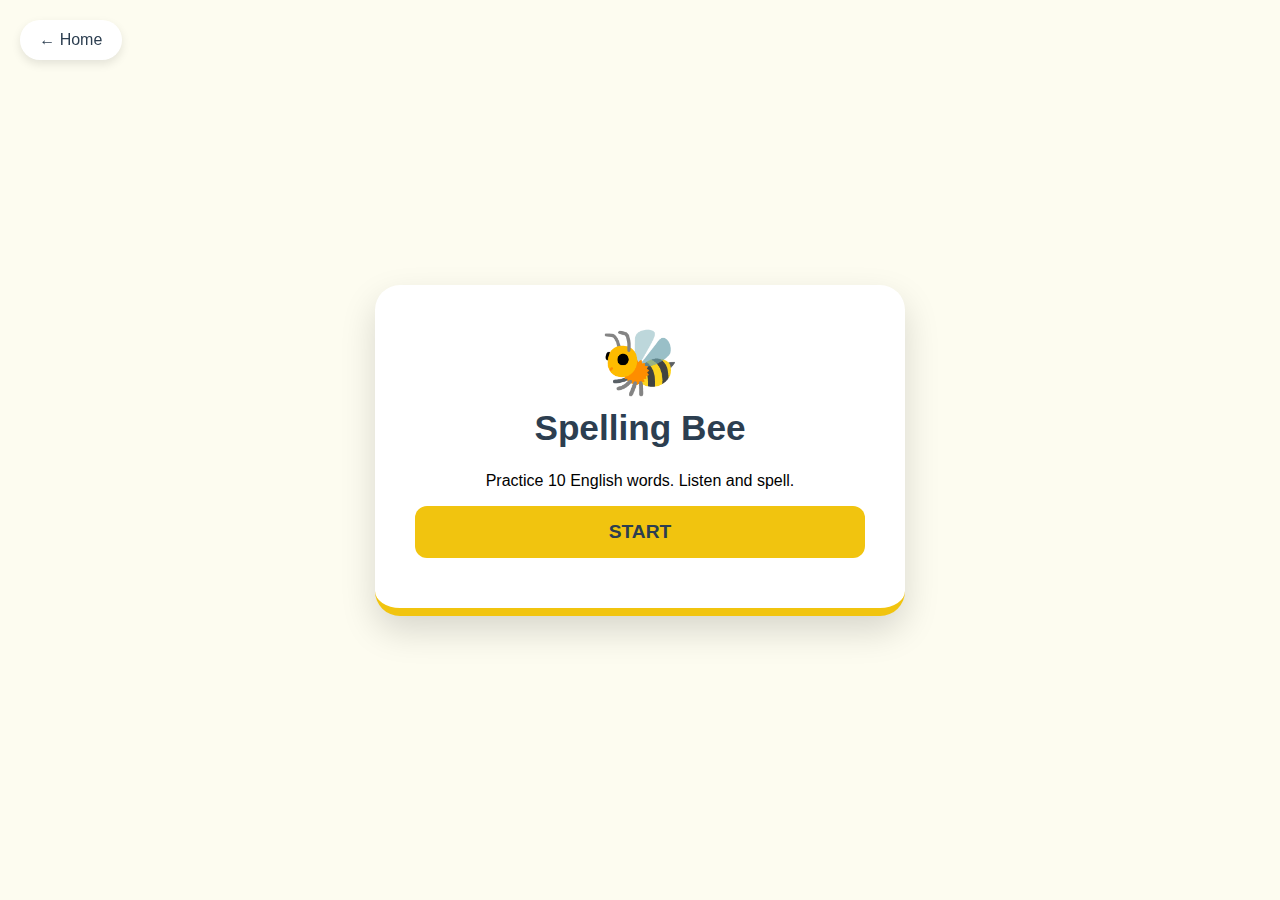
<file: english/spelling-bees/2025-02-16-test/index.html>
<!doctype html>
<html lang="en">
    <head>
        <meta charset="UTF-8" />
        <meta name="viewport" content="width=device-width, initial-scale=1.0" />
        <title>Spelling Bee</title>
        <style>
            :root {
                --primary: #f1c40f;
                --secondary: #2c3e50;
                --success: #27ae60;
                --error: #e74c3c;
                --bg: #fdfcf0;
            }
            body {
                font-family: "Segoe UI", Tahoma, Geneva, Verdana, sans-serif;
                background-color: var(--bg);
                display: flex;
                justify-content: center;
                align-items: center;
                min-height: 100vh;
                margin: 0;
            }
            #game-container {
                background: white;
                padding: 2.5rem;
                border-radius: 25px;
                box-shadow: 0 15px 35px rgba(0, 0, 0, 0.15);
                text-align: center;
                max-width: 450px;
                width: 90%;
                border-bottom: 8px solid var(--primary);
            }
            .bee-header {
                font-size: 4rem;
                margin: 0;
            }
            h1 {
                color: var(--secondary);
                margin: 0.5rem 0 1.5rem 0;
                font-size: 2.2rem;
            }

            #audio-btn {
                background: var(--primary);
                border: none;
                width: 100px;
                height: 100px;
                border-radius: 50%;
                cursor: pointer;
                font-size: 2.5rem;
                margin-bottom: 1.5rem;
                transition: all 0.2s;
                box-shadow: 0 4px 10px rgba(0, 0, 0, 0.1);
            }
            #audio-btn:hover {
                transform: scale(1.05);
                background: #f39c12;
            }

            input {
                padding: 15px;
                font-size: 1.3rem;
                width: 100%;
                box-sizing: border-box;
                border: 3px solid #eee;
                border-radius: 12px;
                outline: none;
                text-align: center;
                margin-bottom: 1rem;
            }
            input:read-only {
                background-color: #f9f9f9;
                color: #7f8c8d;
            }

            .btn-main {
                padding: 15px 25px;
                font-size: 1.2rem;
                background-color: var(--secondary);
                color: white;
                border: none;
                border-radius: 12px;
                cursor: pointer;
                font-weight: bold;
                width: 100%;
                margin-bottom: 10px;
            }

            #next-btn {
                background-color: var(--success);
            }
            .btn-retry {
                background-color: #8e44ad;
                margin-top: 10px;
            }

            #feedback {
                margin: 1rem 0;
                min-height: 3.5rem;
            }
            .correct {
                color: var(--success);
                font-weight: bold;
                font-size: 1.3rem;
            }
            .wrong-box {
                border: 2px solid var(--error);
                padding: 12px;
                border-radius: 10px;
                background: #fff5f5;
            }
            .correct-answer-text {
                display: block;
                font-size: 1.7rem;
                color: var(--error);
                letter-spacing: 1px;
            }

            .mistakes-list {
                text-align: left;
                background: #f9f9f9;
                padding: 15px;
                border-radius: 10px;
                margin: 15px 0;
                list-style: none;
            }
            #score-bar {
                color: #95a5a6;
                font-size: 0.95rem;
                margin-top: 1.5rem;
                border-top: 1px solid #eee;
                padding-top: 15px;
            }
            .hidden {
                display: none;
            }
            .breadcrumb {
                position: fixed;
                top: 20px;
                left: 20px;
                z-index: 1000;
            }
            .breadcrumb a {
                display: inline-flex;
                align-items: center;
                gap: 0.5rem;
                padding: 0.7rem 1.2rem;
                background: white;
                color: var(--secondary);
                text-decoration: none;
                border-radius: 25px;
                box-shadow: 0 4px 10px rgba(0, 0, 0, 0.1);
                font-weight: 500;
                transition: all 0.2s;
            }
            .breadcrumb a:hover {
                background: var(--primary);
                transform: translateX(-3px);
                box-shadow: 0 6px 15px rgba(0, 0, 0, 0.15);
            }
        </style>
    </head>
    <body>
        <div class="breadcrumb">
            <a href="../../../">← Home</a>
        </div>
        <div id="game-container">
            <div class="bee-header">🐝</div>

            <div id="welcome-screen">
                <h1>Spelling Bee</h1>
                <p>Practice 10 English words. Listen and spell.</p>
                <button
                    class="btn-main"
                    id="start-btn"
                    style="
                        background-color: var(--primary);
                        color: var(--secondary);
                    "
                >
                    START
                </button>
            </div>

            <div id="game-zone" class="hidden">
                <button id="audio-btn">🔊</button>
                <div id="input-area">
                    <input
                        type="text"
                        id="user-input"
                        placeholder="..."
                        autocomplete="off"
                        autocorrect="off"
                        autocapitalize="off"
                        spellcheck="false"
                    />
                    <button id="submit-btn" class="btn-main">
                        Check (Enter)
                    </button>
                    <button id="next-btn" class="btn-main hidden">
                        Continue (Enter) ➔
                    </button>
                </div>
                <div id="feedback"></div>
                <div id="score-bar"></div>
            </div>

            <div id="final-screen" class="hidden">
                <h1>Results</h1>
                <p
                    id="final-score"
                    style="font-size: 1.6rem; font-weight: bold"
                ></p>
                <div id="mistakes-container" class="hidden">
                    <ul id="mistakes-display" class="mistakes-list"></ul>
                    <button id="retry-mistakes-btn" class="btn-main btn-retry">
                        Practice Mistakes Only
                    </button>
                </div>
                <button
                    class="btn-main"
                    onclick="location.reload()"
                    style="margin-top: 10px"
                >
                    Play Again
                </button>
            </div>
        </div>

        <script>
            const originalWords = [
                "Suggestion",
                "Optional",
                "Choice",
                "Mustn’t",
                "Allow",
                "Obligation",
                "Mandatory",
                "Excellent",
                "Forbidden",
                "Couldn’t",
            ];
            let currentWords = [],
                mistakes = [],
                currentIndex = 0,
                score = 0,
                isReviewingError = false;

            const welcomeScreen = document.getElementById("welcome-screen"),
                startBtn = document.getElementById("start-btn"),
                gameZone = document.getElementById("game-zone"),
                audioBtn = document.getElementById("audio-btn"),
                userInput = document.getElementById("user-input"),
                submitBtn = document.getElementById("submit-btn"),
                nextBtn = document.getElementById("next-btn"),
                feedback = document.getElementById("feedback"),
                scoreBar = document.getElementById("score-bar"),
                finalScreen = document.getElementById("final-screen"),
                retryMistakesBtn =
                    document.getElementById("retry-mistakes-btn");

            function shuffle(array) {
                for (let i = array.length - 1; i > 0; i--) {
                    const j = Math.floor(Math.random() * (i + 1));
                    [array[i], array[j]] = [array[j], array[i]];
                }
                return array;
            }

            function speak(text) {
                const msg = new SpeechSynthesisUtterance();
                msg.text = text;
                msg.lang = "en-US";
                msg.rate = 0.85;
                window.speechSynthesis.speak(msg);
            }

            function startGame(wordList) {
                currentWords = shuffle([...wordList]);
                mistakes = [];
                currentIndex = 0;
                score = 0;
                welcomeScreen.classList.add("hidden");
                finalScreen.classList.add("hidden");
                gameZone.classList.remove("hidden");
                loadWord();
            }

            function loadWord() {
                isReviewingError = false;
                if (currentIndex < currentWords.length) {
                    userInput.value = "";
                    userInput.readOnly = false;
                    userInput.focus();
                    feedback.innerHTML = "";
                    submitBtn.classList.remove("hidden");
                    nextBtn.classList.add("hidden");
                    scoreBar.textContent = `Word: ${currentIndex + 1} / ${currentWords.length} | Score: ${score}`;
                    speak(currentWords[currentIndex]);
                } else {
                    showFinal();
                }
            }

            function checkWord() {
                const val = userInput.value
                    .trim()
                    .toLowerCase()
                    .replace(/[‘’']/g, "'");
                const correct = currentWords[currentIndex]
                    .toLowerCase()
                    .replace(/[‘’']/g, "'");
                if (val === "") return;

                userInput.readOnly = true;
                submitBtn.classList.add("hidden");

                if (val === correct) {
                    feedback.innerHTML = `<div class="correct">Excellent! ✨</div>`;
                    score++;
                    setTimeout(nextStep, 800);
                } else {
                    isReviewingError = true;
                    if (!mistakes.includes(currentWords[currentIndex]))
                        mistakes.push(currentWords[currentIndex]);
                    feedback.innerHTML = `<div class="wrong-box">Wrong, the correct answer is:<br><strong class="correct-answer-text">${currentWords[currentIndex]}</strong></div>`;
                    nextBtn.classList.remove("hidden");
                }
            }

            function nextStep() {
                currentIndex++;
                loadWord();
            }

            function showFinal() {
                gameZone.classList.add("hidden");
                finalScreen.classList.remove("hidden");
                document.getElementById("final-score").textContent =
                    `Score: ${score} of ${currentWords.length}`;
                if (mistakes.length > 0) {
                    document
                        .getElementById("mistakes-container")
                        .classList.remove("hidden");
                    document.getElementById("mistakes-display").innerHTML =
                        mistakes.map((m) => `<li>${m}</li>`).join("");
                }
            }

            startBtn.addEventListener("click", () => startGame(originalWords));
            audioBtn.addEventListener("click", () =>
                speak(currentWords[currentIndex]),
            );
            submitBtn.addEventListener("click", checkWord);
            nextBtn.addEventListener("click", nextStep);
            retryMistakesBtn.addEventListener("click", () =>
                startGame(mistakes),
            );

            // Enter key handling
            userInput.addEventListener("keydown", (e) => {
                if (e.key === "Enter") {
                    if (!isReviewingError) {
                        checkWord();
                    } else {
                        nextStep();
                    }
                }
            });
        </script>
    </body>
</html>
</file>
